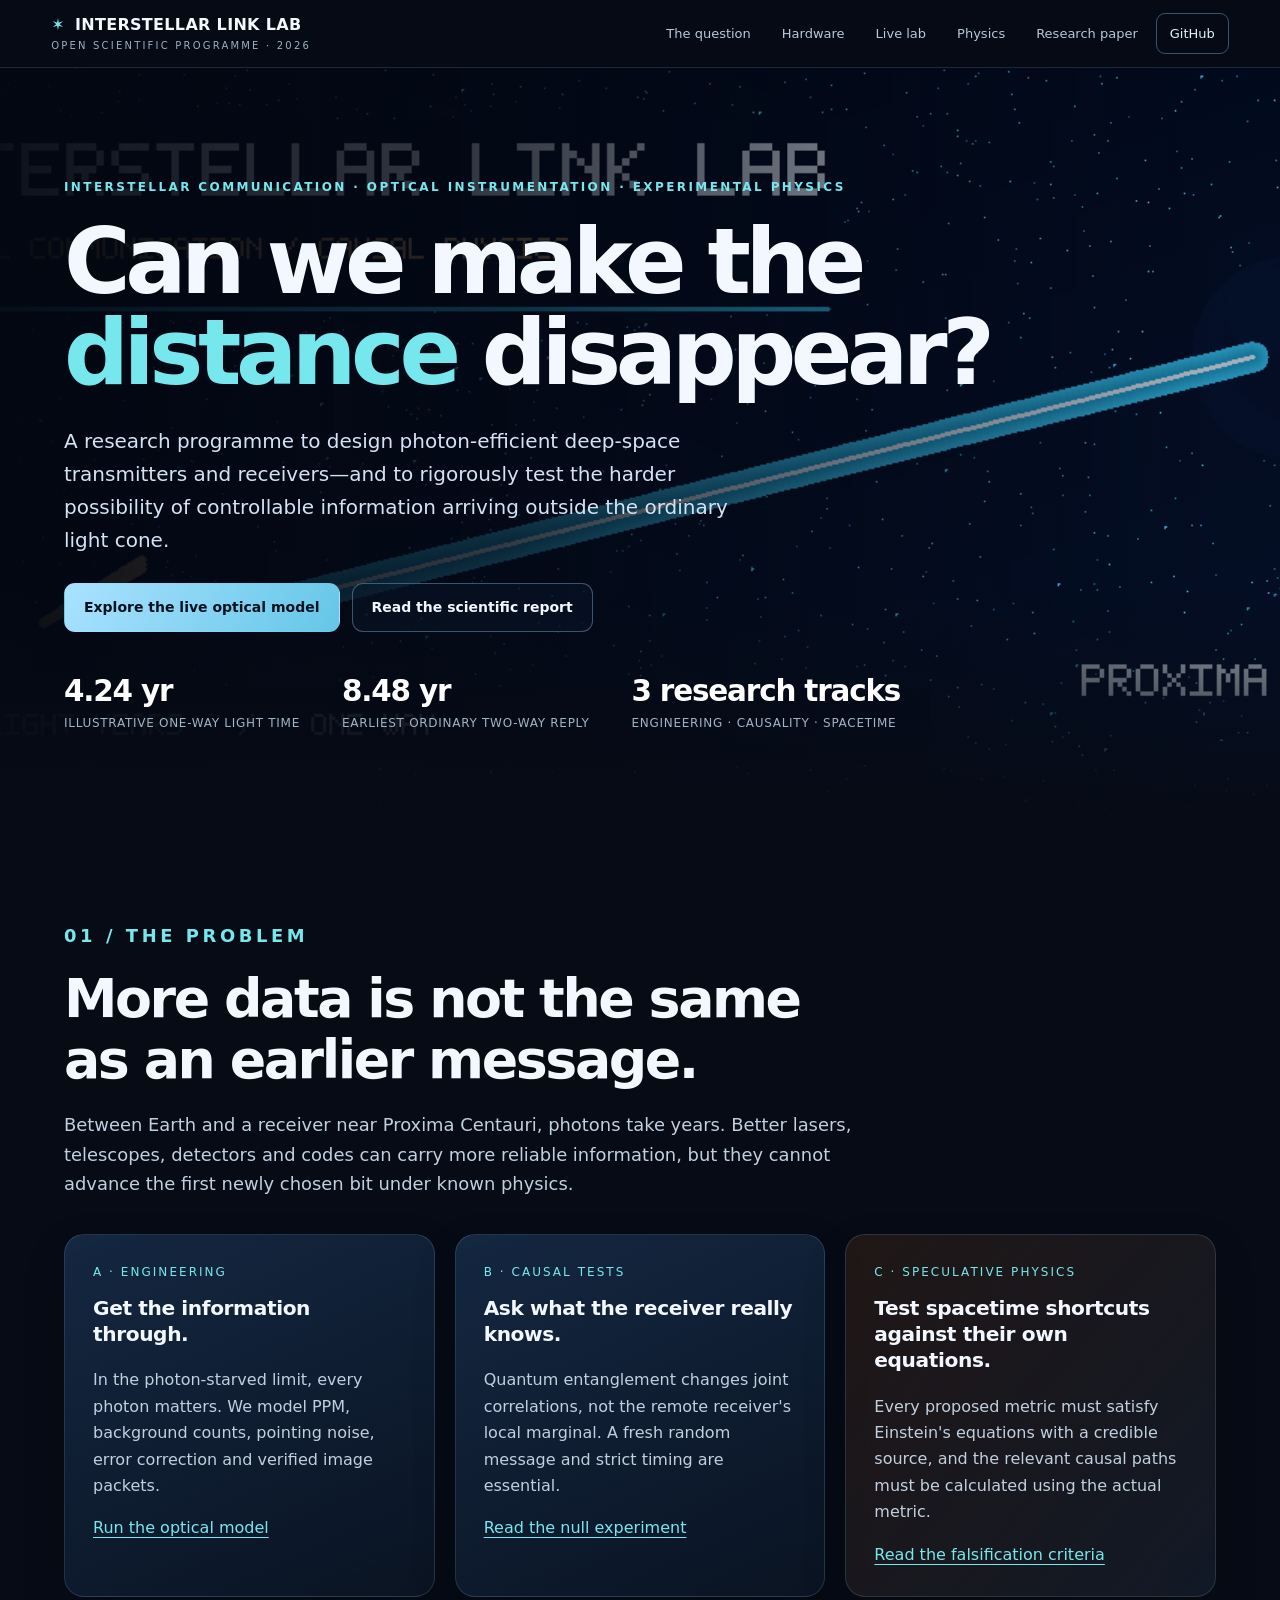
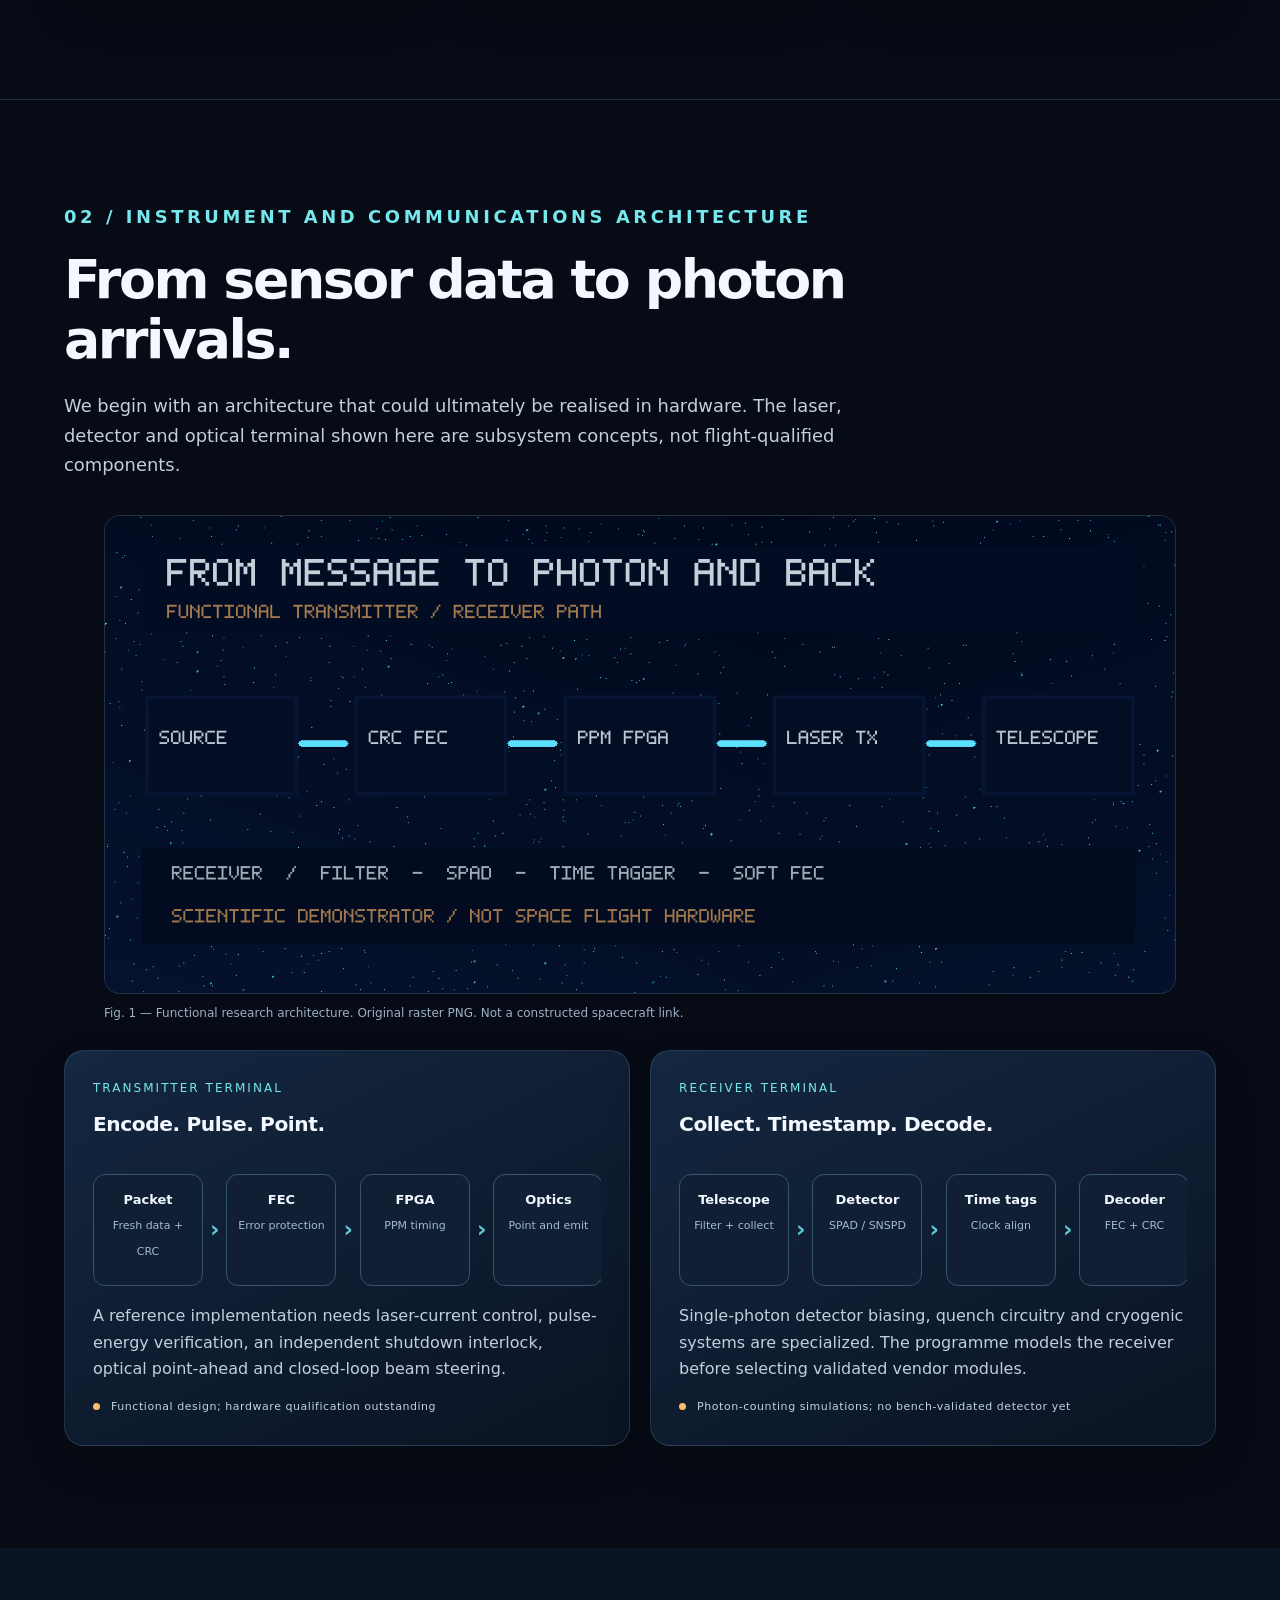
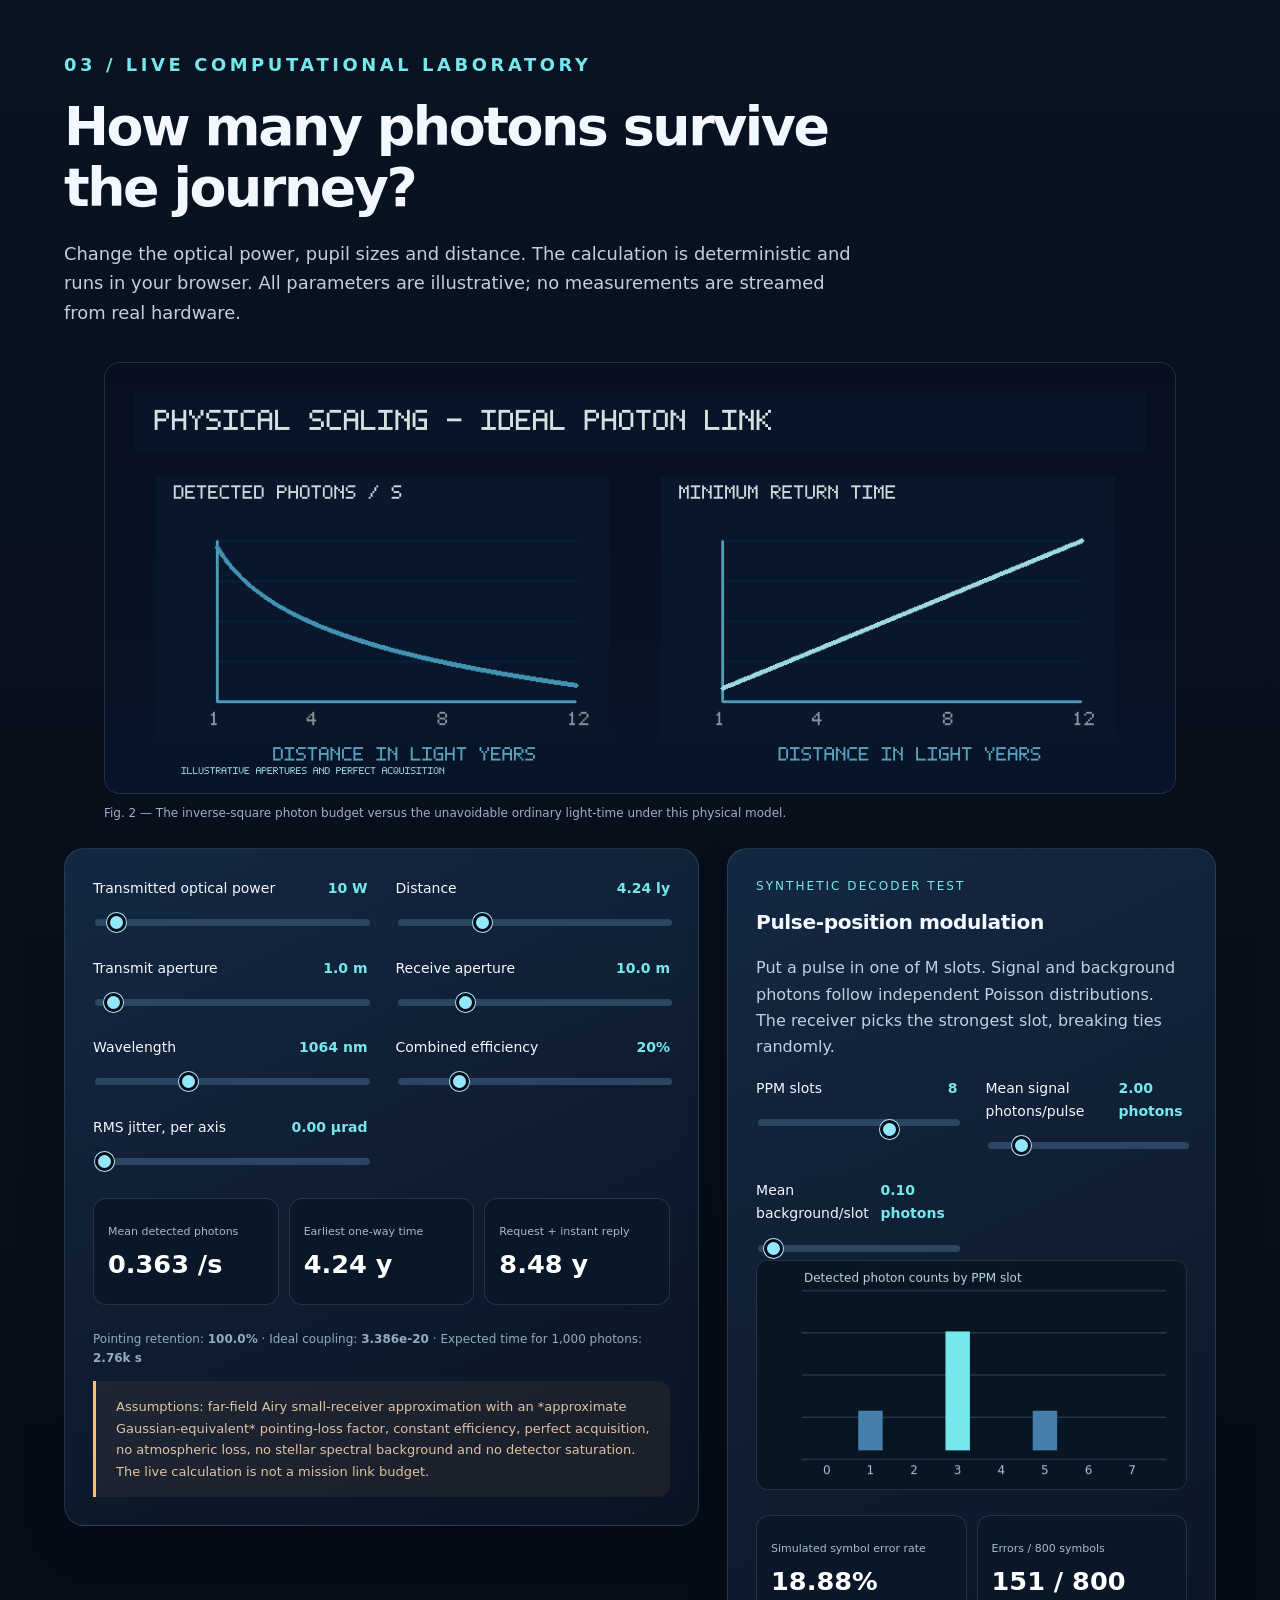
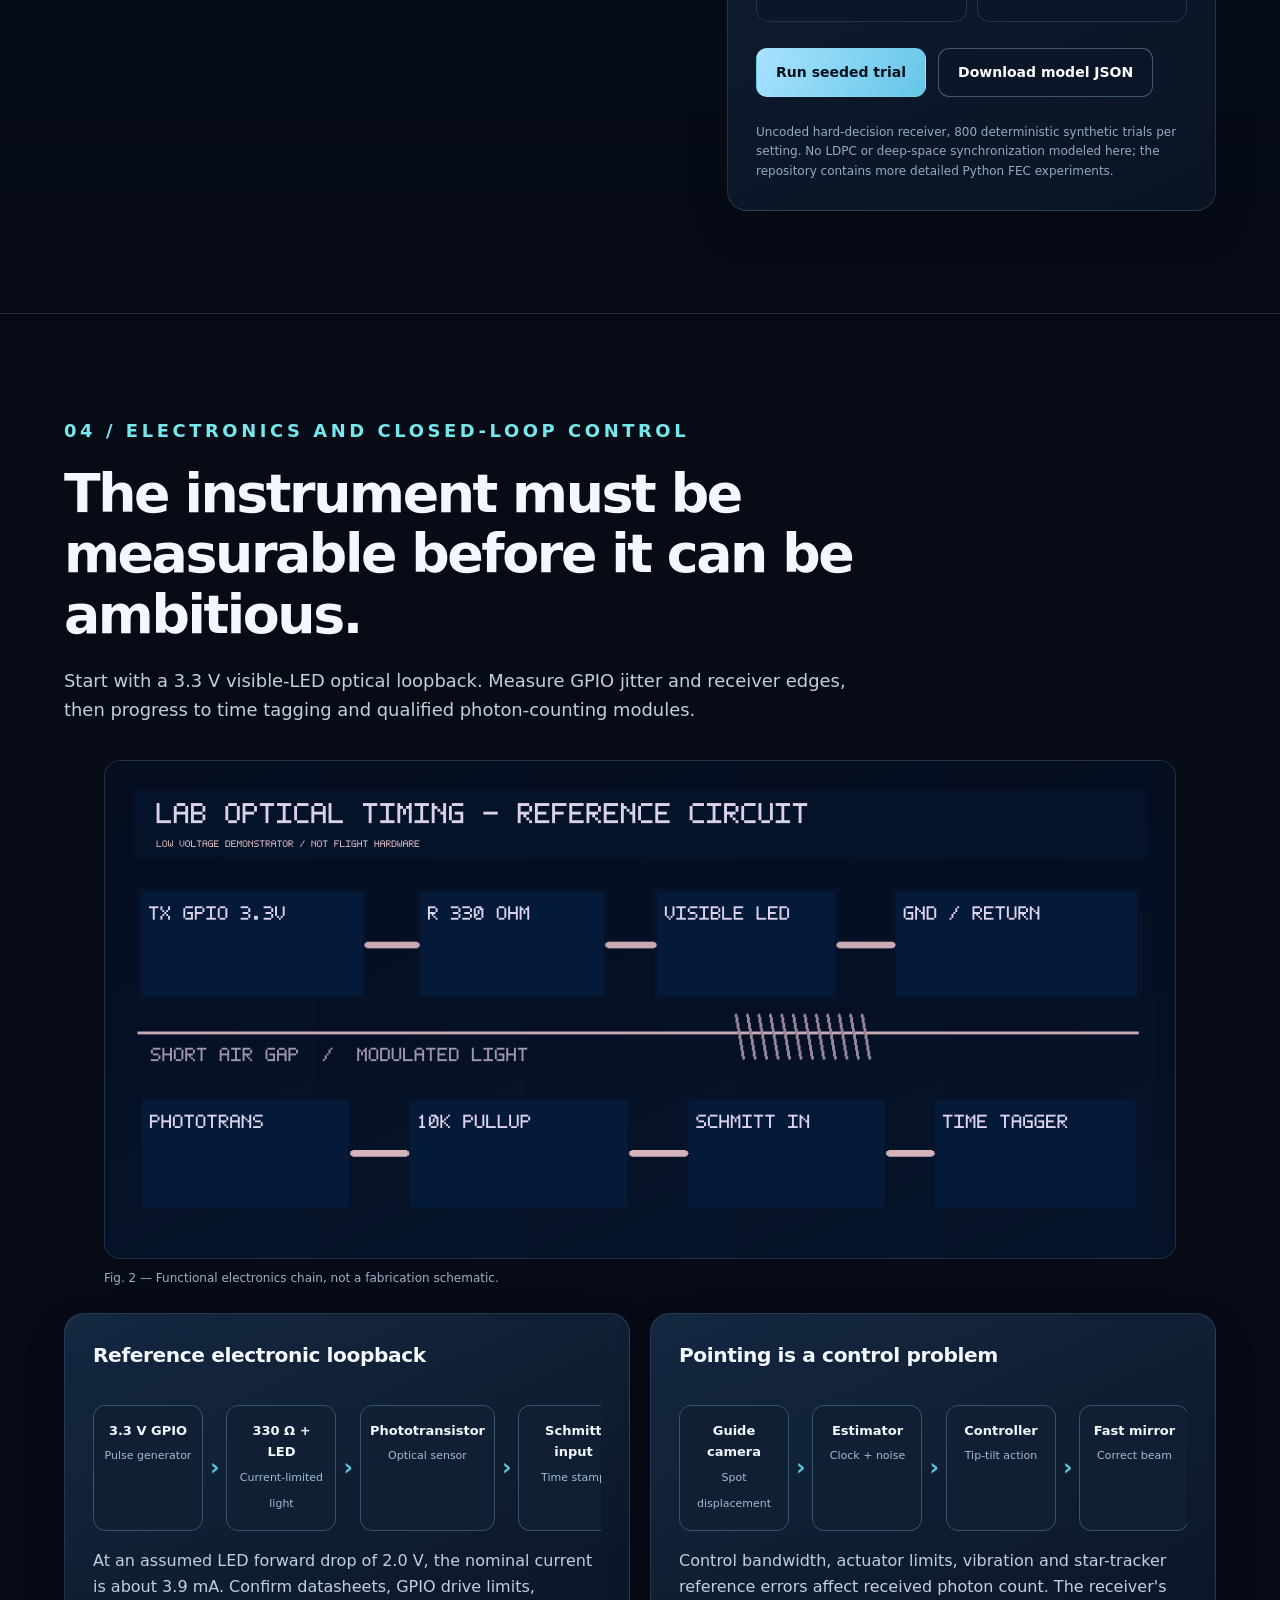
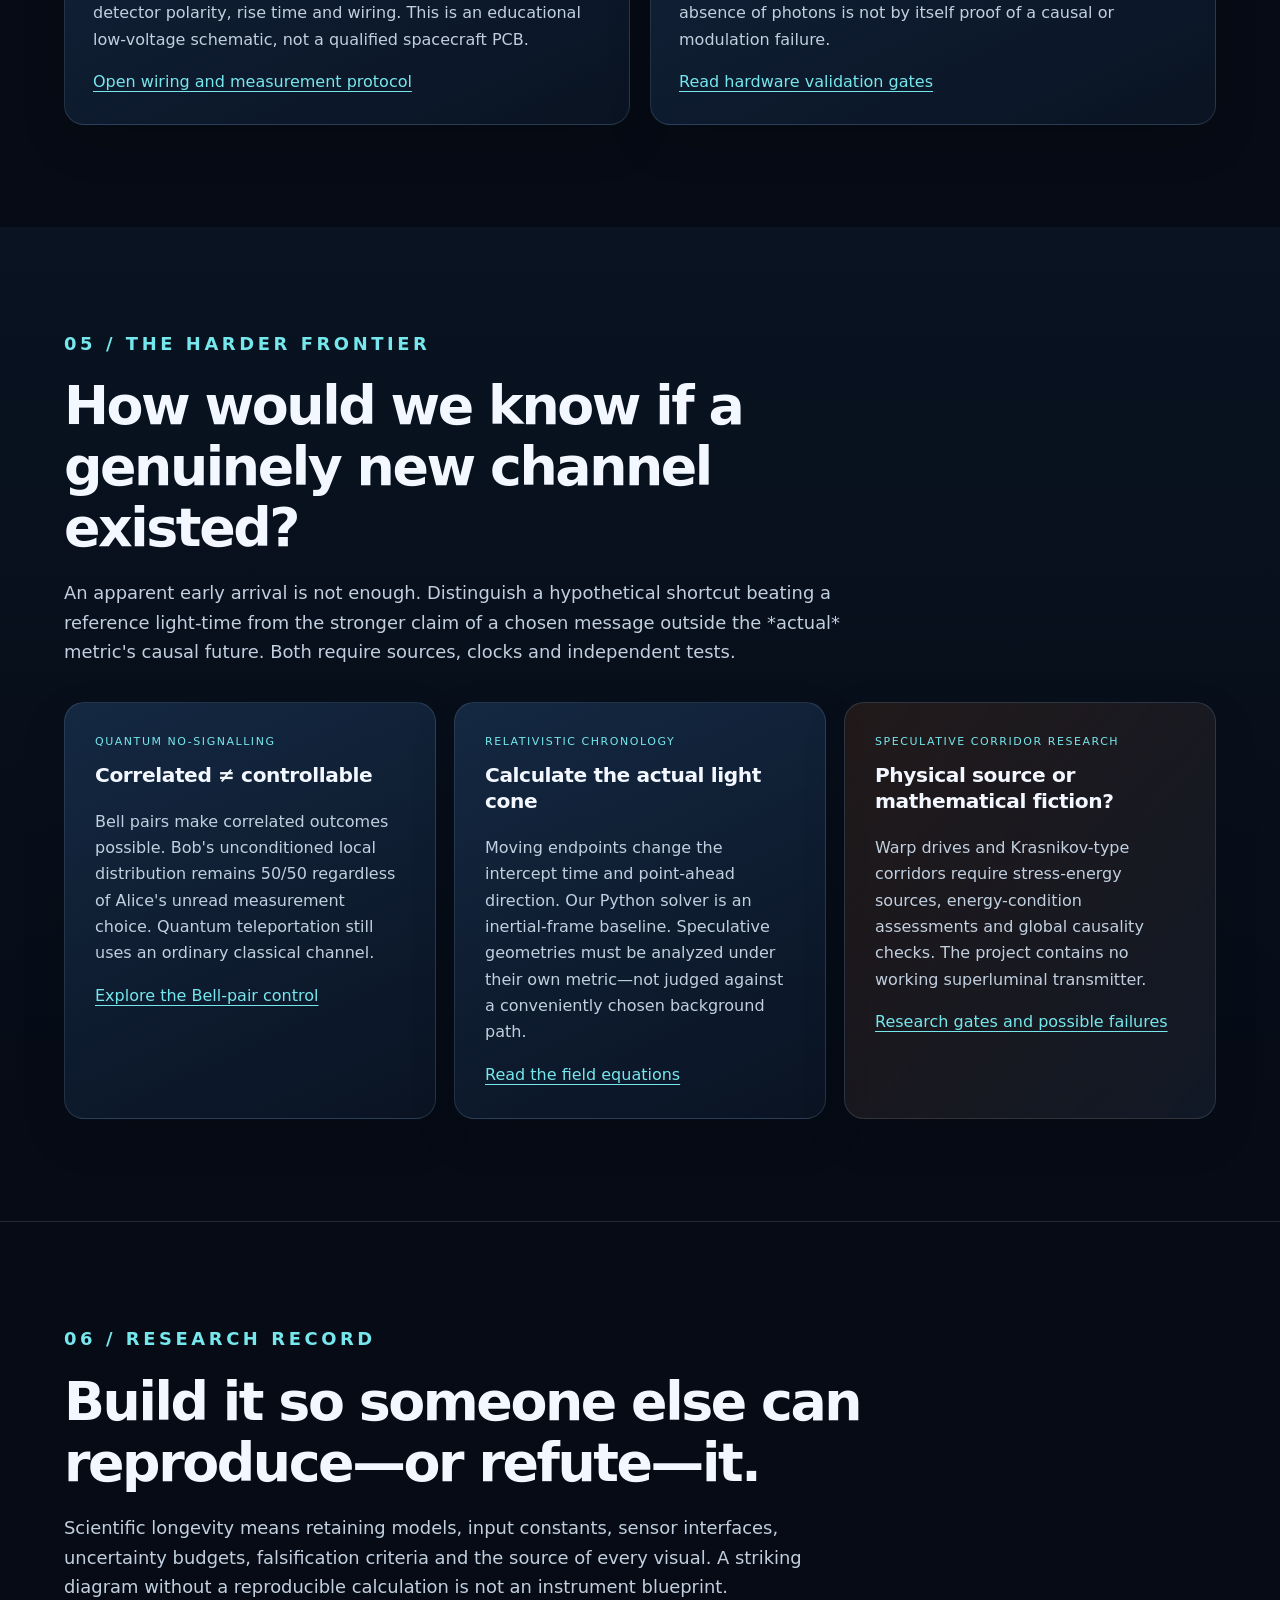
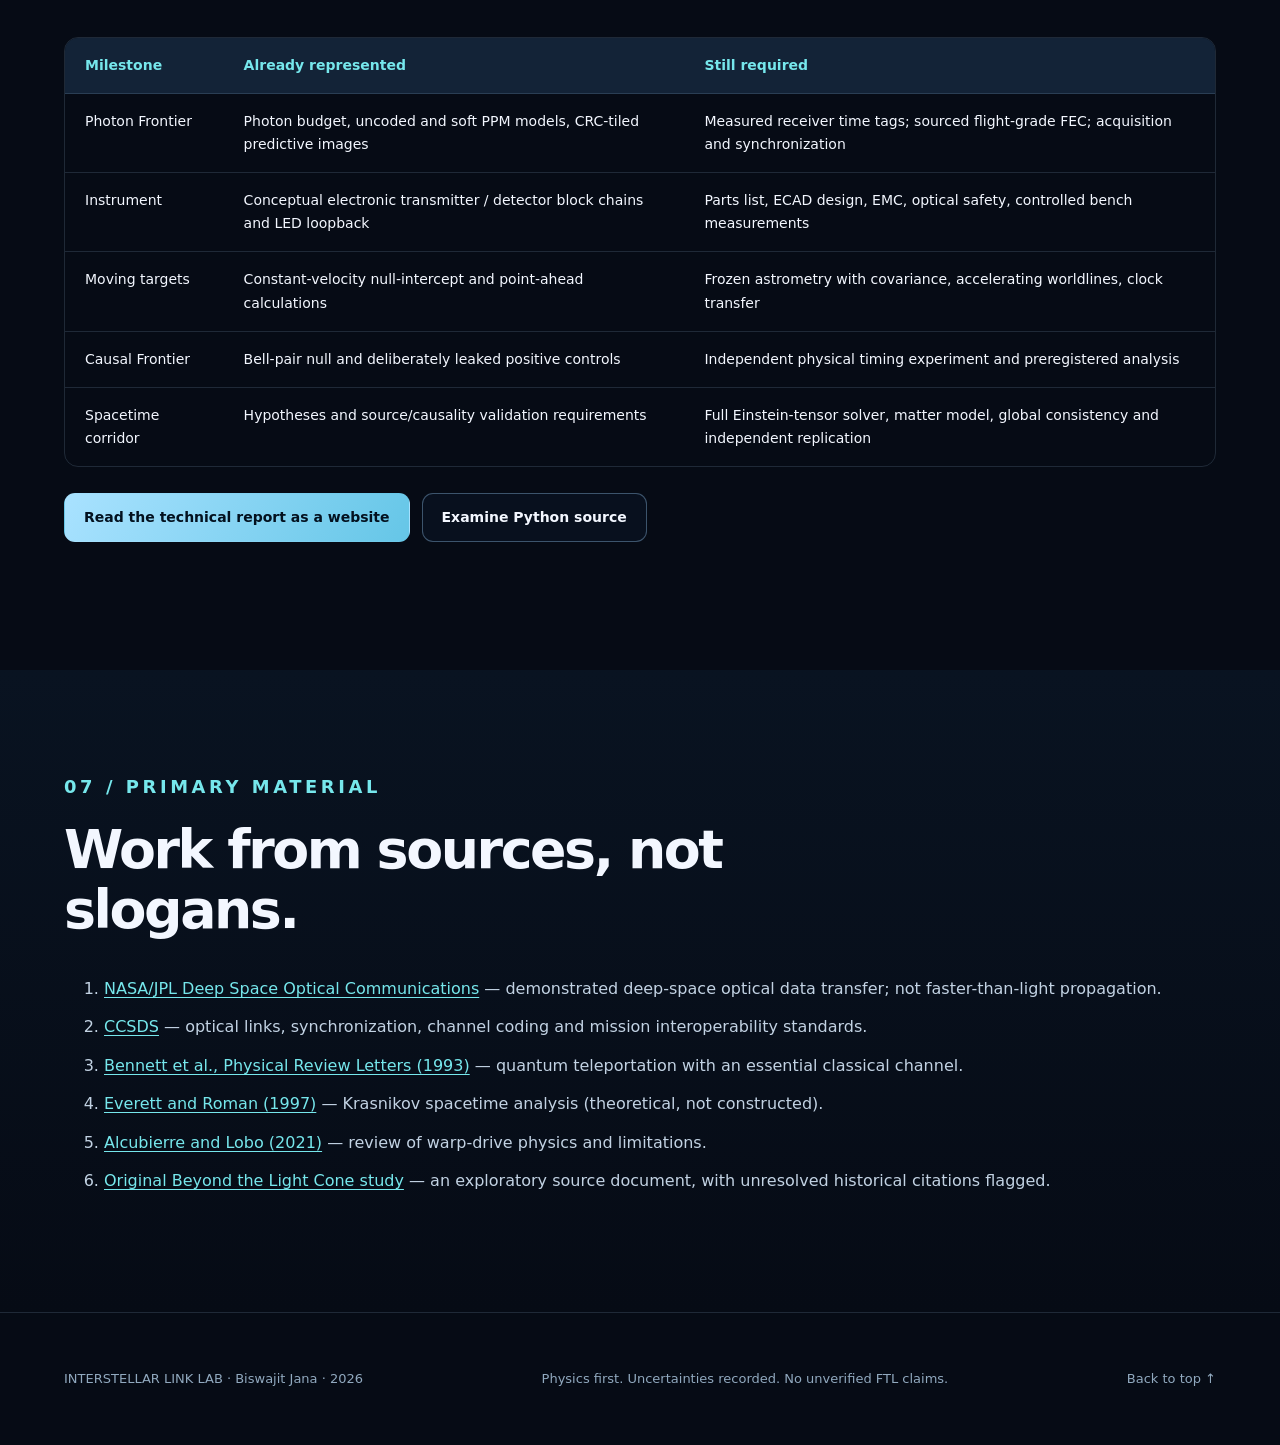
<file: docs/index.html>
<!doctype html>
<html lang="en">
<head>
 <meta charset="utf-8"><meta name="viewport" content="width=device-width, initial-scale=1">
 <meta name="description" content="Interstellar Link Lab: original optical communications research, photon-counting modulation, moving endpoints, transceiver electronics and falsifiable causal physics.">
 <meta name="theme-color" content="#060b15">
 <meta property="og:title" content="Interstellar Link Lab — Engineering beyond the ordinary link">
 <meta property="og:description" content="Photon-efficient communications, instrument architecture and relativistic light-time. A reproducible scientific research programme.">
 <meta property="og:image" content="images/interstellar_hero.png">
 <title>Interstellar Link Lab | Photon Frontier, Causal Frontier</title>
 <link rel="stylesheet" href="styles.css">
 <script src="scripts.js" defer></script>
</head>
<body>
<div class="progress-track" aria-hidden="true"><div class="progress-bar" id="progress"></div></div>
<header class="site-bar">
 <a class="brand" href="#top"><span class="brand-mark">✶</span>INTERSTELLAR LINK LAB <small>Open scientific programme · 2026</small></a>
 <nav class="site-nav" aria-label="Main navigation">
  <a href="#question">The question</a><a href="#architecture">Hardware</a><a href="#lab">Live lab</a><a href="#physics">Physics</a><a href="report.html">Research paper</a><a class="nav-cta" href="https://github.com/Biswajit1999/Interstellar-Link-Lab">GitHub</a>
 </nav>
</header>
<main id="top">
 <section class="hero">
  <div class="hero-inner">
   <p class="eyebrow">Interstellar communication · Optical instrumentation · Experimental physics</p>
   <h1>Can we make the <em>distance</em> disappear?</h1>
   <p class="hero-description">A research programme to design photon-efficient deep-space transmitters and receivers—and to rigorously test the harder possibility of controllable information arriving outside the ordinary light cone.</p>
   <div class="buttons"><a class="btn primary" href="#lab">Explore the live optical model</a><a class="btn ghost" href="report.html">Read the scientific report</a></div>
   <div class="kpis">
    <div class="metric"><strong>4.24 yr</strong><span>Illustrative one-way light time</span></div>
    <div class="metric"><strong>8.48 yr</strong><span>Earliest ordinary two-way reply</span></div>
    <div class="metric"><strong>3 research tracks</strong><span>Engineering · causality · spacetime</span></div>
   </div>
  </div>
 </section>
 <section class="section inner" id="question">
  <div class="section-heading reveal">
   <p class="eyebrow">01 / The problem</p>
   <h2>More data is not the same as an earlier message.</h2>
   <p>Between Earth and a receiver near Proxima Centauri, photons take years. Better lasers, telescopes, detectors and codes can carry more reliable information, but they cannot advance the first newly chosen bit under known physics.</p>
  </div>
  <div class="grid three">
   <article class="panel reveal"><p class="index">A · Engineering</p><h3>Get the information through.</h3><p>In the photon-starved limit, every photon matters. We model PPM, background counts, pointing noise, error correction and verified image packets.</p><a class="readmore" href="#lab">Run the optical model</a></article>
   <article class="panel reveal"><p class="index">B · Causal tests</p><h3>Ask what the receiver really knows.</h3><p>Quantum entanglement changes joint correlations, not the remote receiver's local marginal. A fresh random message and strict timing are essential.</p><a class="readmore" href="report.html#causality">Read the null experiment</a></article>
   <article class="panel warm reveal"><p class="index">C · Speculative physics</p><h3>Test spacetime shortcuts against their own equations.</h3><p>Every proposed metric must satisfy Einstein's equations with a credible source, and the relevant causal paths must be calculated using the actual metric.</p><a class="readmore" href="report.html#geometry">Read the falsification criteria</a></article>
  </div>
 </section>
 <section class="section inner line-top" id="architecture">
  <div class="section-heading reveal">
    <p class="eyebrow">02 / Instrument and communications architecture</p>
    <h2>From sensor data to photon arrivals.</h2>
    <p>We begin with an architecture that could ultimately be realised in hardware. The laser, detector and optical terminal shown here are subsystem concepts, not flight-qualified components.</p>
  </div>
  <figure class="reveal">
   <img class="full-image" src="images/photon_signal_chain.png" alt="Original raster diagram depicting source, coding, pulse-position modulation, laser, optical telescope, and receiver processing" width="1120" height="500" loading="lazy">
   <figcaption class="figure-note">Fig. 1 — Functional research architecture. Original raster PNG. Not a constructed spacecraft link.</figcaption>
  </figure>
  <div class="grid two" style="margin-top:26px">
   <article class="panel reveal">
    <p class="index">Transmitter terminal</p><h3>Encode. Pulse. Point.</h3>
    <div class="signal-chain" aria-label="Transmitter functional steps">
     <div class="step"><b>Packet</b><small>Fresh data + CRC</small></div><span class="chevron">›</span>
     <div class="step"><b>FEC</b><small>Error protection</small></div><span class="chevron">›</span>
     <div class="step"><b>FPGA</b><small>PPM timing</small></div><span class="chevron">›</span>
     <div class="step"><b>Optics</b><small>Point and emit</small></div>
    </div>
    <p>A reference implementation needs laser-current control, pulse-energy verification, an independent shutdown interlock, optical point-ahead and closed-loop beam steering.</p>
    <p class="status-line"><span></span> Functional design; hardware qualification outstanding</p>
   </article>
   <article class="panel reveal">
    <p class="index">Receiver terminal</p><h3>Collect. Timestamp. Decode.</h3>
    <div class="signal-chain" aria-label="Receiver functional steps">
     <div class="step"><b>Telescope</b><small>Filter + collect</small></div><span class="chevron">›</span>
     <div class="step"><b>Detector</b><small>SPAD / SNSPD</small></div><span class="chevron">›</span>
     <div class="step"><b>Time tags</b><small>Clock align</small></div><span class="chevron">›</span>
     <div class="step"><b>Decoder</b><small>FEC + CRC</small></div>
    </div>
    <p>Single-photon detector biasing, quench circuitry and cryogenic systems are specialized. The programme models the receiver before selecting validated vendor modules.</p>
    <p class="status-line"><span></span> Photon-counting simulations; no bench-validated detector yet</p>
   </article>
  </div>
 </section>
 <section class="section inner section-alt" id="lab">
  <div class="section-heading reveal">
   <p class="eyebrow">03 / Live computational laboratory</p>
   <h2>How many photons survive the journey?</h2>
   <p>Change the optical power, pupil sizes and distance. The calculation is deterministic and runs in your browser. All parameters are illustrative; no measurements are streamed from real hardware.</p>
  </div>
  <figure class="reveal"><img class="full-image" src="images/physical_scaling.png" loading="lazy" alt="Raster plot showing idealized photon collection decreasing with distance and ordinary round-trip light time increasing" width="1120" height="450"><figcaption class="figure-note">Fig. 2 — The inverse-square photon budget versus the unavoidable ordinary light-time under this physical model.</figcaption></figure><div class="arch-grid" style="margin-top:24px">
   <div class="panel reveal">
    <div class="controls">
     <div class="control"><label for="power">Transmitted optical power <output id="powerOut"></output></label><input id="power" type="range" min="1" max="200" step="1" value="10"></div>
     <div class="control"><label for="distance">Distance <output id="distanceOut"></output></label><input id="distance" type="range" min="1" max="12" step=".01" value="4.24"></div>
     <div class="control"><label for="dtx">Transmit aperture <output id="dtxOut"></output></label><input id="dtx" type="range" min=".5" max="15" step=".5" value="1"></div>
     <div class="control"><label for="drx">Receive aperture <output id="drxOut"></output></label><input id="drx" type="range" min="1" max="40" step="1" value="10"></div>
     <div class="control"><label for="wavelength">Wavelength <output id="wavelengthOut"></output></label><input id="wavelength" type="range" min="800" max="1600" step="8" value="1064"></div>
     <div class="control"><label for="efficiency">Combined efficiency <output id="efficiencyOut"></output></label><input id="efficiency" type="range" min=".02" max=".9" step=".01" value=".2"></div>
     <div class="control"><label for="pointing">RMS jitter, per axis <output id="pointingOut"></output></label><input id="pointing" type="range" min="0" max="2" step=".02" value="0"></div>
    </div>
    <div class="sim-result" aria-live="polite">
     <div><span>Mean detected photons</span><strong id="rate">—</strong></div>
     <div><span>Earliest one-way time</span><strong id="oneway">—</strong></div>
     <div><span>Request + instant reply</span><strong id="roundtrip">—</strong></div>
    </div>
    <p class="fine">Pointing retention: <b id="coupling">—</b> · Ideal coupling: <b id="capture">—</b> · Expected time for 1,000 photons: <b id="thousand">—</b></p>
    <p class="caution">Assumptions: far-field Airy small-receiver approximation with an *approximate Gaussian-equivalent* pointing-loss factor, constant efficiency, perfect acquisition, no atmospheric loss, no stellar spectral background and no detector saturation. The live calculation is not a mission link budget.</p>
   </div>
   <div class="panel reveal">
    <p class="index">Synthetic decoder test</p><h3>Pulse-position modulation</h3>
    <p>Put a pulse in one of M slots. Signal and background photons follow independent Poisson distributions. The receiver picks the strongest slot, breaking ties randomly.</p>
    <div class="controls">
     <div class="control"><label for="order">PPM slots <output id="orderOut"></output></label><input id="order" type="range" min="1" max="4" step="1" value="3" list="slot-values"><datalist id="slot-values"><option value="1"></option><option value="2"></option><option value="3"></option><option value="4"></option></datalist></div>
     <div class="control"><label for="signal">Mean signal photons/pulse <output id="signalOut"></output></label><input id="signal" type="range" min="0" max="15" step=".25" value="2"></div>
     <div class="control"><label for="background">Mean background/slot <output id="backgroundOut"></output></label><input id="background" type="range" min="0" max="3" step=".05" value=".1"></div>
    </div>
    <canvas id="slotChart" class="chart" width="720" height="230" role="img" aria-label="Generated counts for a single synthetic PPM symbol"></canvas>
    <div class="sim-result" style="grid-template-columns:1fr 1fr">
      <div><span>Simulated symbol error rate</span><strong id="ser">—</strong></div>
      <div><span>Errors / 800 symbols</span><strong id="errors">—</strong></div>
    </div>
    <div class="buttons"><button class="btn primary" id="simulate" type="button">Run seeded trial</button><button class="btn ghost" id="export" type="button">Download model JSON</button></div>
    <p class="fine">Uncoded hard-decision receiver, 800 deterministic synthetic trials per setting. No LDPC or deep-space synchronization modeled here; the repository contains more detailed Python FEC experiments.</p>
   </div>
  </div>
 </section>
 <section class="section inner line-top" id="hardware">
  <div class="section-heading reveal"><p class="eyebrow">04 / Electronics and closed-loop control</p><h2>The instrument must be measurable before it can be ambitious.</h2><p>Start with a 3.3 V visible-LED optical loopback. Measure GPIO jitter and receiver edges, then progress to time tagging and qualified photon-counting modules.</p></div>
  <figure class="reveal"><img class="full-image" src="images/bench_electronics.png" loading="lazy" alt="Raster functional diagram of the educational low-voltage LED optical transmitter and phototransistor sensor" width="1120" height="520"><figcaption class="figure-note">Fig. 2 — Functional electronics chain, not a fabrication schematic.</figcaption></figure>
  <div class="grid two" style="margin-top:24px">
   <article class="panel reveal">
    <h3>Reference electronic loopback</h3>
    <div class="signal-chain" aria-label="Low-voltage demonstration connection">
      <div class="step"><b>3.3 V GPIO</b><small>Pulse generator</small></div><span class="chevron">›</span>
      <div class="step"><b>330 Ω + LED</b><small>Current-limited light</small></div><span class="chevron">›</span>
      <div class="step"><b>Phototransistor</b><small>Optical sensor</small></div><span class="chevron">›</span>
      <div class="step"><b>Schmitt input</b><small>Time stamp</small></div>
    </div>
    <p>At an assumed LED forward drop of 2.0 V, the nominal current is about 3.9 mA. Confirm datasheets, GPIO drive limits, detector polarity, rise time and wiring. This is an educational low-voltage schematic, not a qualified spacecraft PCB.</p>
    <a class="readmore" href="report.html#electronics">Open wiring and measurement protocol</a>
   </article>
   <article class="panel reveal">
    <h3>Pointing is a control problem</h3>
    <div class="signal-chain" aria-label="Closed-loop pointing feedback">
      <div class="step"><b>Guide camera</b><small>Spot displacement</small></div><span class="chevron">›</span>
      <div class="step"><b>Estimator</b><small>Clock + noise</small></div><span class="chevron">›</span>
      <div class="step"><b>Controller</b><small>Tip-tilt action</small></div><span class="chevron">›</span>
      <div class="step"><b>Fast mirror</b><small>Correct beam</small></div>
    </div>
    <p>Control bandwidth, actuator limits, vibration and star-tracker reference errors affect received photon count. The receiver's absence of photons is not by itself proof of a causal or modulation failure.</p>
    <a class="readmore" href="report.html#validation">Read hardware validation gates</a>
   </article>
  </div>
 </section>
 <section class="section inner section-alt" id="physics">
  <div class="section-heading reveal"><p class="eyebrow">05 / The harder frontier</p><h2>How would we know if a genuinely new channel existed?</h2><p>An apparent early arrival is not enough. Distinguish a hypothetical shortcut beating a reference light-time from the stronger claim of a chosen message outside the *actual* metric's causal future. Both require sources, clocks and independent tests.</p></div>
  <div class="research-path">
   <article class="panel reveal"><p class="field">Quantum no-signalling</p><h3>Correlated ≠ controllable</h3><p>Bell pairs make correlated outcomes possible. Bob's unconditioned local distribution remains 50/50 regardless of Alice's unread measurement choice. Quantum teleportation still uses an ordinary classical channel.</p><a class="readmore" href="no-signalling.html">Explore the Bell-pair control</a></article>
   <article class="panel reveal"><p class="field">Relativistic chronology</p><h3>Calculate the actual light cone</h3><p>Moving endpoints change the intercept time and point-ahead direction. Our Python solver is an inertial-frame baseline. Speculative geometries must be analyzed under their own metric—not judged against a conveniently chosen background path.</p><a class="readmore" href="report.html#geometry">Read the field equations</a></article>
   <article class="panel warm reveal"><p class="field">Speculative corridor research</p><h3>Physical source or mathematical fiction?</h3><p>Warp drives and Krasnikov-type corridors require stress-energy sources, energy-condition assessments and global causality checks. The project contains no working superluminal transmitter.</p><a class="readmore" href="report.html#hypotheses">Research gates and possible failures</a></article>
  </div>
 </section>
 <section class="section inner line-top" id="programme">
  <div class="section-heading reveal"><p class="eyebrow">06 / Research record</p><h2>Build it so someone else can reproduce—or refute—it.</h2><p>Scientific longevity means retaining models, input constants, sensor interfaces, uncertainty budgets, falsification criteria and the source of every visual. A striking diagram without a reproducible calculation is not an instrument blueprint.</p></div>
  <div class="table-scroll reveal">
   <table><thead><tr><th>Milestone</th><th>Already represented</th><th>Still required</th></tr></thead><tbody>
    <tr><td>Photon Frontier</td><td>Photon budget, uncoded and soft PPM models, CRC-tiled predictive images</td><td>Measured receiver time tags; sourced flight-grade FEC; acquisition and synchronization</td></tr>
    <tr><td>Instrument</td><td>Conceptual electronic transmitter / detector block chains and LED loopback</td><td>Parts list, ECAD design, EMC, optical safety, controlled bench measurements</td></tr>
    <tr><td>Moving targets</td><td>Constant-velocity null-intercept and point-ahead calculations</td><td>Frozen astrometry with covariance, accelerating worldlines, clock transfer</td></tr>
    <tr><td>Causal Frontier</td><td>Bell-pair null and deliberately leaked positive controls</td><td>Independent physical timing experiment and preregistered analysis</td></tr>
    <tr><td>Spacetime corridor</td><td>Hypotheses and source/causality validation requirements</td><td>Full Einstein-tensor solver, matter model, global consistency and independent replication</td></tr>
   </tbody></table>
  </div>
  <div class="buttons"><a class="btn primary" href="report.html">Read the technical report as a website</a><a class="btn ghost" href="https://github.com/Biswajit1999/Interstellar-Link-Lab/tree/main/research_tools">Examine Python source</a></div>
 </section>
 <section class="section inner section-alt sources" id="sources">
  <div class="section-heading"><p class="eyebrow">07 / Primary material</p><h2>Work from sources, not slogans.</h2></div>
  <ol>
   <li><a href="https://www.jpl.nasa.gov/missions/deep-space-optical-communications-dsoc/">NASA/JPL Deep Space Optical Communications</a> — demonstrated deep-space optical data transfer; not faster-than-light propagation.</li>
   <li><a href="https://ccsds.org/">CCSDS</a> — optical links, synchronization, channel coding and mission interoperability standards.</li>
   <li><a href="https://doi.org/10.1103/PhysRevLett.70.1895">Bennett et al., Physical Review Letters (1993)</a> — quantum teleportation with an essential classical channel.</li>
   <li><a href="https://arxiv.org/abs/gr-qc/9702049">Everett and Roman (1997)</a> — Krasnikov spacetime analysis (theoretical, not constructed).</li>
   <li><a href="https://arxiv.org/abs/2103.05610">Alcubierre and Lobo (2021)</a> — review of warp-drive physics and limitations.</li>
   <li><a href="https://github.com/Biswajit1999/Interstellar-Link-Lab/blob/main/docs/research/ORIGINAL_BEYOND_THE_LIGHT_CONE.md">Original Beyond the Light Cone study</a> — an exploratory source document, with unresolved historical citations flagged.</li>
  </ol>
 </section>
</main>
<footer class="footer"><span>INTERSTELLAR LINK LAB · Biswajit Jana · 2026</span><span>Physics first. Uncertainties recorded. No unverified FTL claims.</span><span><a href="#top">Back to top ↑</a></span></footer>
</body>
</html>
</file>
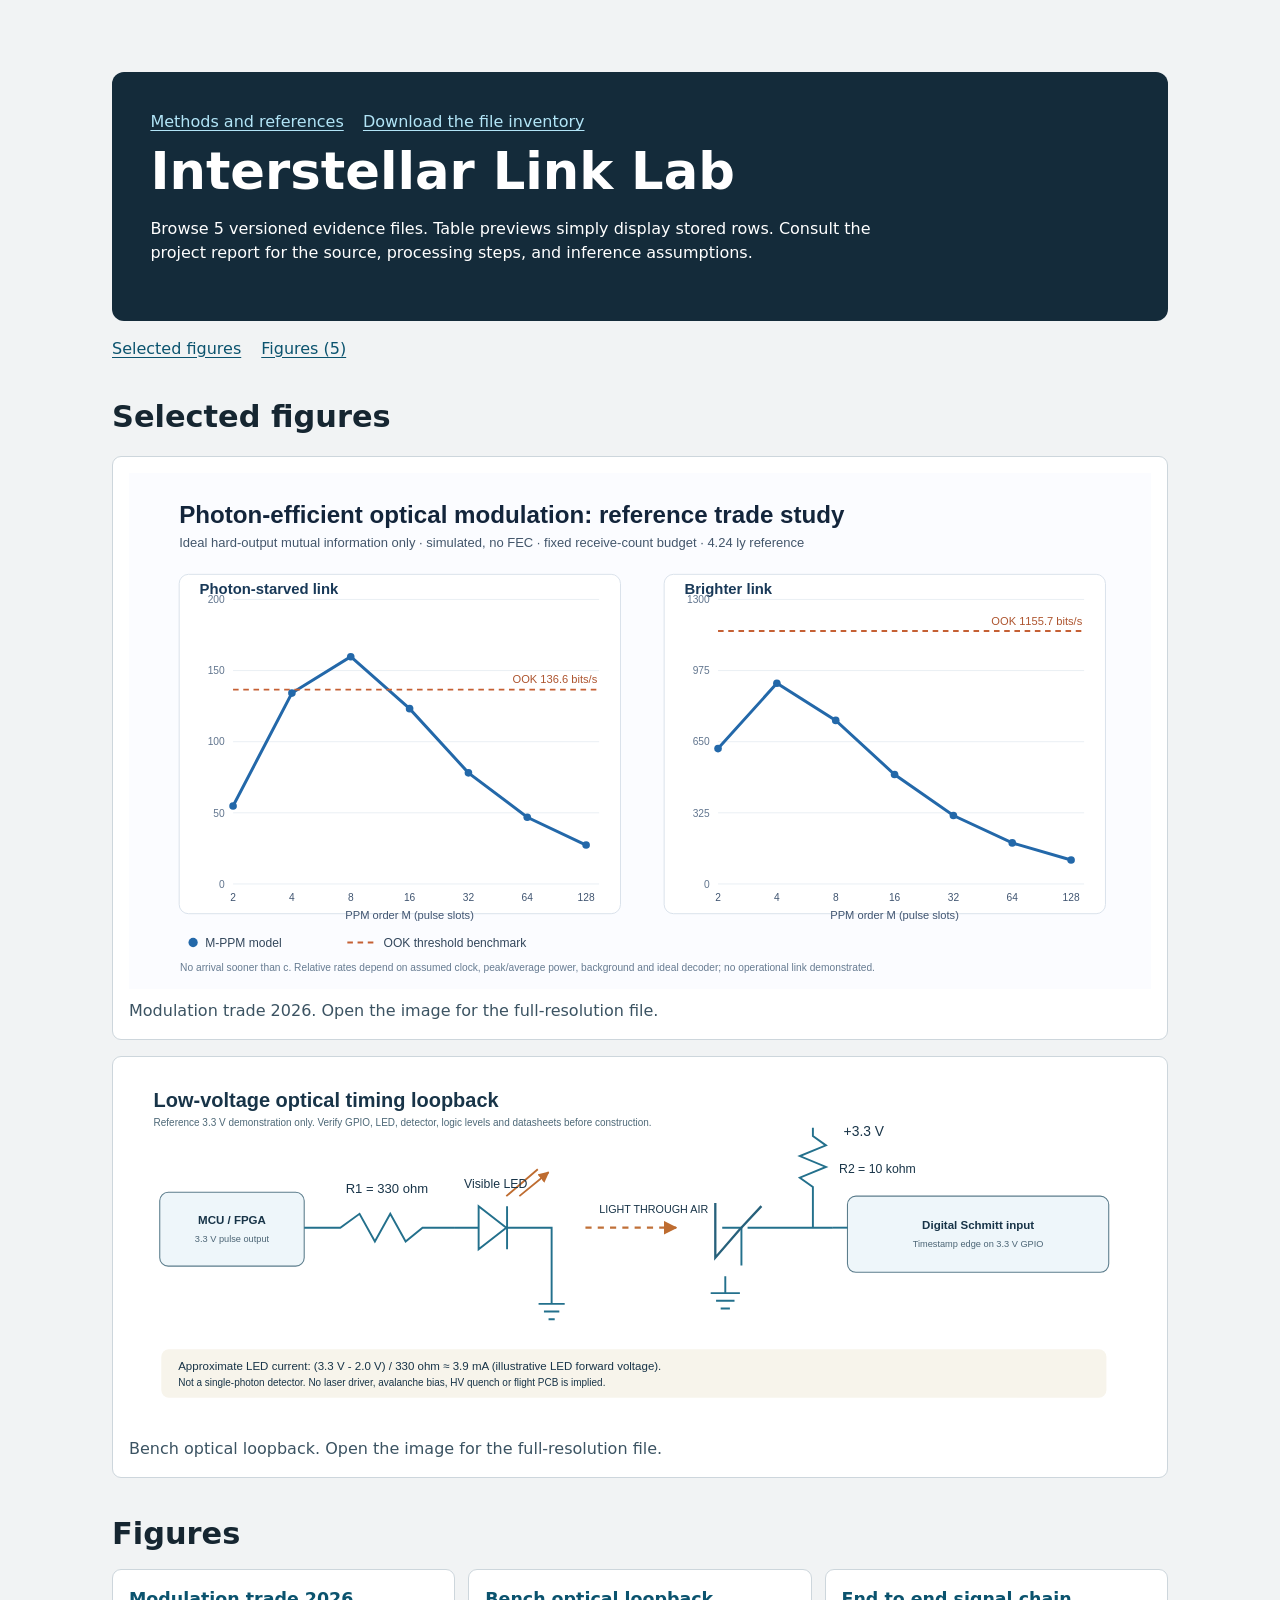
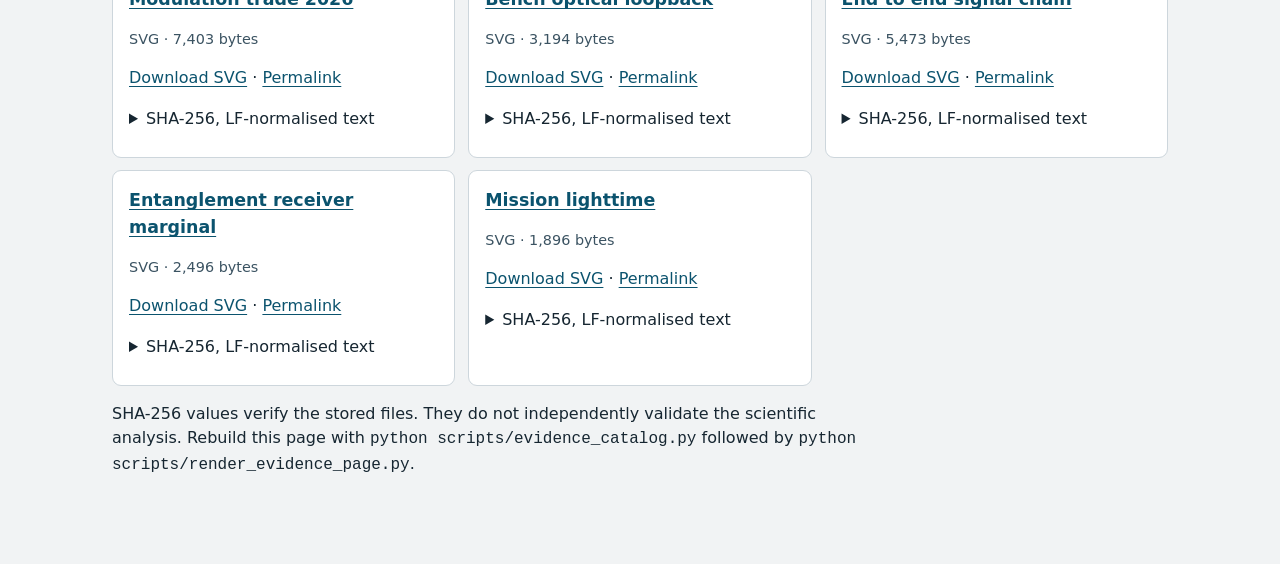
<file: evidence.html>
<!doctype html>
<html lang="en">
<head>
<meta charset="utf-8">
<meta name="viewport" content="width=device-width, initial-scale=1">
<title>Interstellar Link Lab · Research evidence</title>
<style>
:root{color-scheme:light;background:#f1f3f4;color:#162631;font:1rem/1.55 system-ui,sans-serif}
*{box-sizing:border-box}main{max-width:74rem;margin:auto;padding:clamp(1rem,5vw,4rem)}
header{background:#142b3a;color:#fff;padding:clamp(1rem,3vw,2.75rem);border-radius:12px}
h1{max-width:30ch;font-size:clamp(1.7rem,4.5vw,3.2rem);line-height:1.12;margin:.5rem 0 0}
h2{font-size:clamp(1.35rem,3vw,1.9rem);margin:2rem 0 .75rem}h3{font-size:1.09rem;margin:0}
header p,figcaption,.scope{max-width:76ch}a{color:#0b536e;text-underline-offset:.16em}
header a{color:#b2e5f7}nav{display:flex;gap:.75rem 1.2rem;flex-wrap:wrap}
.grid{display:grid;grid-template-columns:repeat(auto-fit,minmax(min(100%,17rem),1fr));gap:.8rem}
article,figure{background:#fff;border:1px solid #cdd6dc;border-radius:9px;padding:1rem;min-width:0}
figure{margin:1rem 0}img{display:block;max-width:100%;height:auto;margin:auto}
figcaption{margin-top:.6rem;color:#3b5362}.meta{color:#3b5362;font-size:.9rem}
details{margin:.55rem 0}summary{cursor:pointer}code{overflow-wrap:anywhere}
.table-scroll{overflow:auto}table{border-collapse:collapse;width:100%;font-size:.85rem}
th,td{text-align:left;vertical-align:top;padding:.4rem;border-bottom:1px solid #dce3e7}
.index ul{display:flex;flex-wrap:wrap;gap:.5rem 1.25rem;margin:1rem 0 0;padding:0;list-style:none}
.skip{position:absolute;top:0;left:.5rem;background:#fff;padding:.7rem;transform:translateY(-120%)}
.skip:focus{transform:none;z-index:1}article:target{outline:3px solid #44687d;scroll-margin-top:1rem}
.table-scroll:focus-visible,a:focus-visible,summary:focus-visible{outline:2px solid #7b4107;outline-offset:3px}
</style>
</head>
<body>
<a class="skip" href="#evidence-content">Skip to file list</a>
<main>
<header>
<nav aria-label="Evidence links"><a href="https://github.com/Biswajit1999/Interstellar-Link-Lab#readme">Methods and references</a><a href="evidence/manifest.json" download>Download the file inventory</a></nav>
<h1>Interstellar Link Lab</h1>
<p>Browse 5 versioned evidence files. Table previews simply display stored rows. Consult the project report for the source, processing steps, and inference assumptions.</p>
</header>
<div id="evidence-content">
<nav aria-label="On this page" class="index"><ul><li><a href="#selected-figures">Selected figures</a></li><li><a href="#group-figures">Figures (5)</a></li></ul></nav>
<section id="selected-figures"><h2>Selected figures</h2><figure><a href="figures/modulation_trade_2026.svg"><img src="figures/modulation_trade_2026.svg" loading="lazy" alt="Modulation trade 2026"></a><figcaption>Modulation trade 2026. Open the image for the full-resolution file.</figcaption></figure><figure><a href="docs/figures/bench_optical_loopback.svg"><img src="docs/figures/bench_optical_loopback.svg" loading="lazy" alt="Bench optical loopback"></a><figcaption>Bench optical loopback. Open the image for the full-resolution file.</figcaption></figure></section>
<section id="group-figures"><h2>Figures</h2><div class="grid"><article id="file-7cc63214e1605a2d"><h3><a href="figures/modulation_trade_2026.svg">Modulation trade 2026</a></h3><p class="meta">SVG · 7,403 bytes</p><p><a href="figures/modulation_trade_2026.svg" download>Download SVG</a> · <a href="#file-7cc63214e1605a2d" aria-label="Link to Modulation trade 2026">Permalink</a></p><details><summary>SHA-256, LF-normalised text</summary><code>92418f1449fea405114d405eafff57c9324e04d4f9231715051d483434147b62</code></details></article><article id="file-efcc902009878b48"><h3><a href="docs/figures/bench_optical_loopback.svg">Bench optical loopback</a></h3><p class="meta">SVG · 3,194 bytes</p><p><a href="docs/figures/bench_optical_loopback.svg" download>Download SVG</a> · <a href="#file-efcc902009878b48" aria-label="Link to Bench optical loopback">Permalink</a></p><details><summary>SHA-256, LF-normalised text</summary><code>e7c8a88f06035e5190d2b61f6b3cc8aff4db3ab06c8648e1f6b779a12367b338</code></details></article><article id="file-bf6308be0fd0ece1"><h3><a href="docs/figures/end_to_end_signal_chain.svg">End to end signal chain</a></h3><p class="meta">SVG · 5,473 bytes</p><p><a href="docs/figures/end_to_end_signal_chain.svg" download>Download SVG</a> · <a href="#file-bf6308be0fd0ece1" aria-label="Link to End to end signal chain">Permalink</a></p><details><summary>SHA-256, LF-normalised text</summary><code>004493ce0ab34d9d3acf798710c54cf3477b42e82db0c4b227e0f2d8f2514073</code></details></article><article id="file-2d8fdac84bdeb375"><h3><a href="docs/figures/entanglement_receiver_marginal.svg">Entanglement receiver marginal</a></h3><p class="meta">SVG · 2,496 bytes</p><p><a href="docs/figures/entanglement_receiver_marginal.svg" download>Download SVG</a> · <a href="#file-2d8fdac84bdeb375" aria-label="Link to Entanglement receiver marginal">Permalink</a></p><details><summary>SHA-256, LF-normalised text</summary><code>0adcc053ff94e4ec3bfa927c11d5095666ede11d836edb19e074a1277ca23a8d</code></details></article><article id="file-c468f1e8595f8e87"><h3><a href="docs/figures/mission_lighttime.svg">Mission lighttime</a></h3><p class="meta">SVG · 1,896 bytes</p><p><a href="docs/figures/mission_lighttime.svg" download>Download SVG</a> · <a href="#file-c468f1e8595f8e87" aria-label="Link to Mission lighttime">Permalink</a></p><details><summary>SHA-256, LF-normalised text</summary><code>ed7d51812a1b48083a17f1b29debd2da741443cc9c5ee41567e5b055d2aaf024</code></details></article></div></section>
</div>
<p class="scope">SHA-256 values verify the stored files. They do not independently validate the scientific analysis. Rebuild this page with <code>python scripts/evidence_catalog.py</code> followed by <code>python scripts/render_evidence_page.py</code>.</p>
</main>
</body>
</html>
</file>
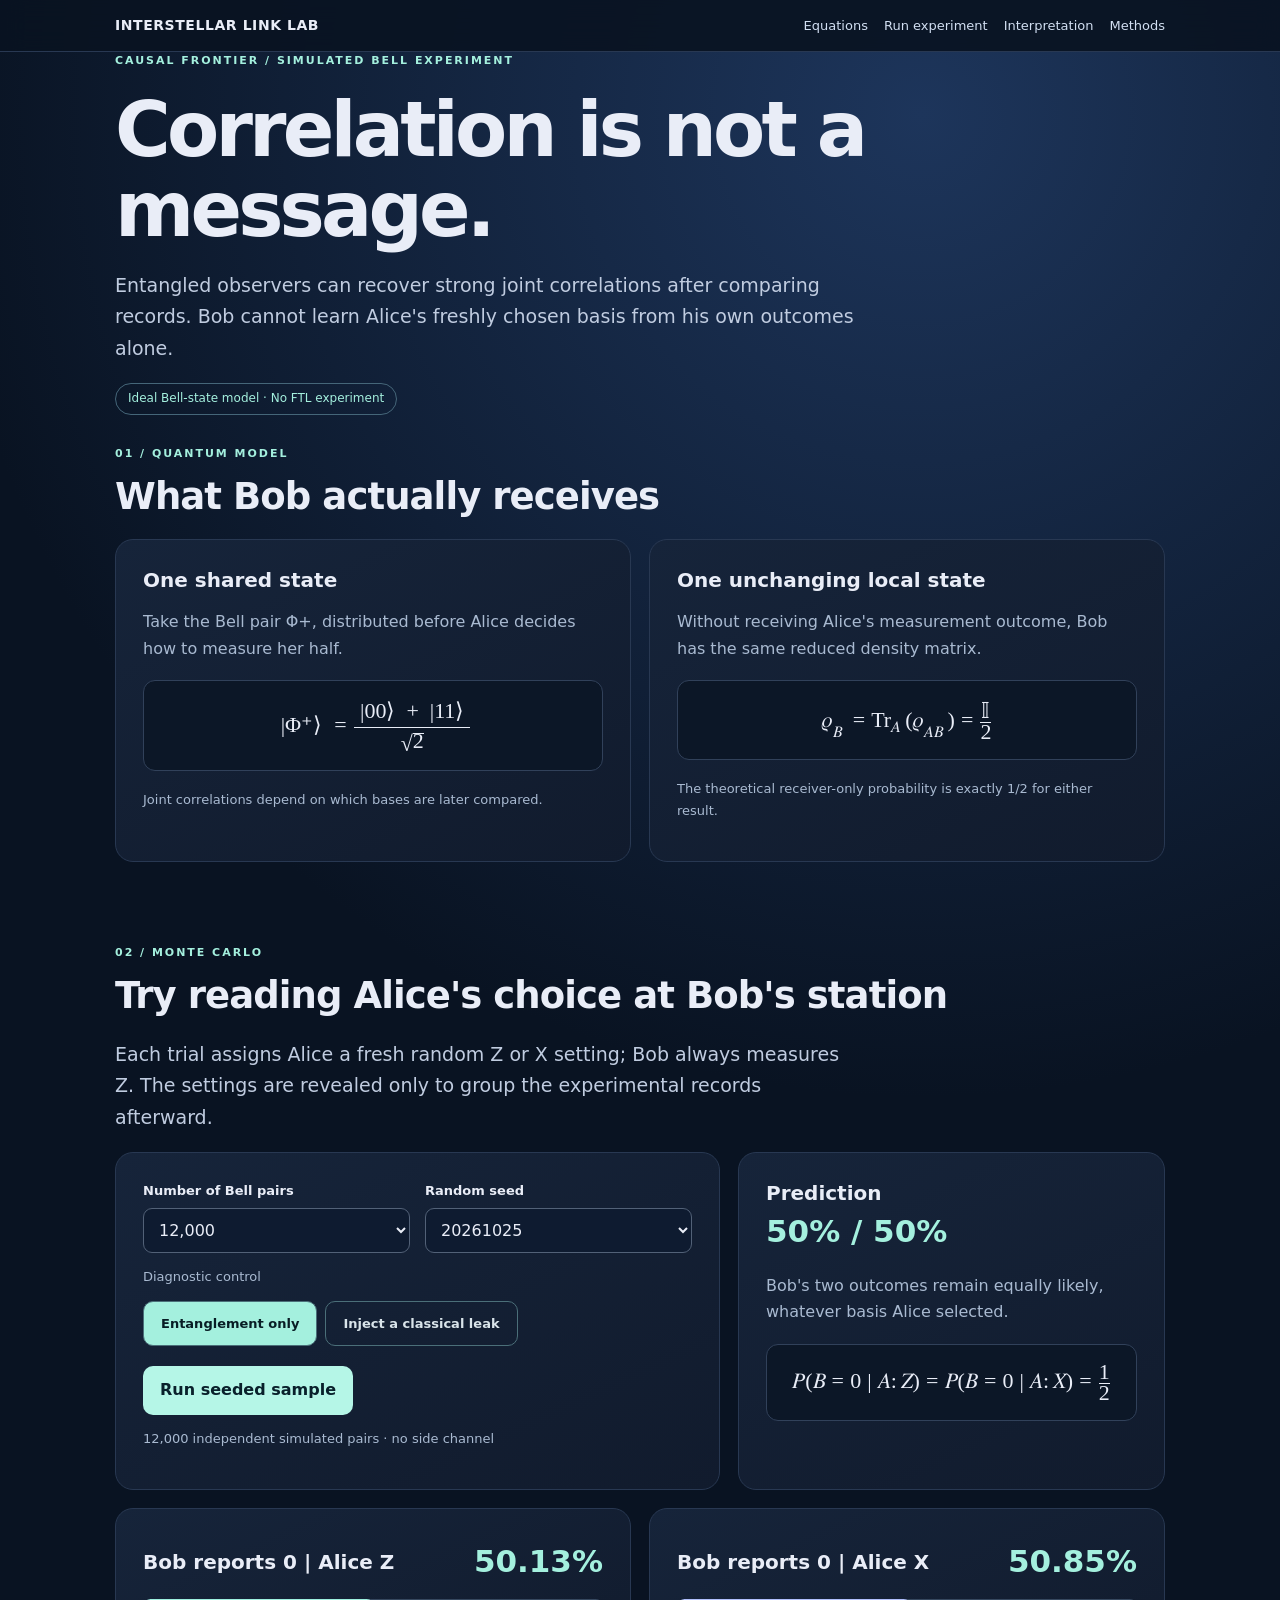
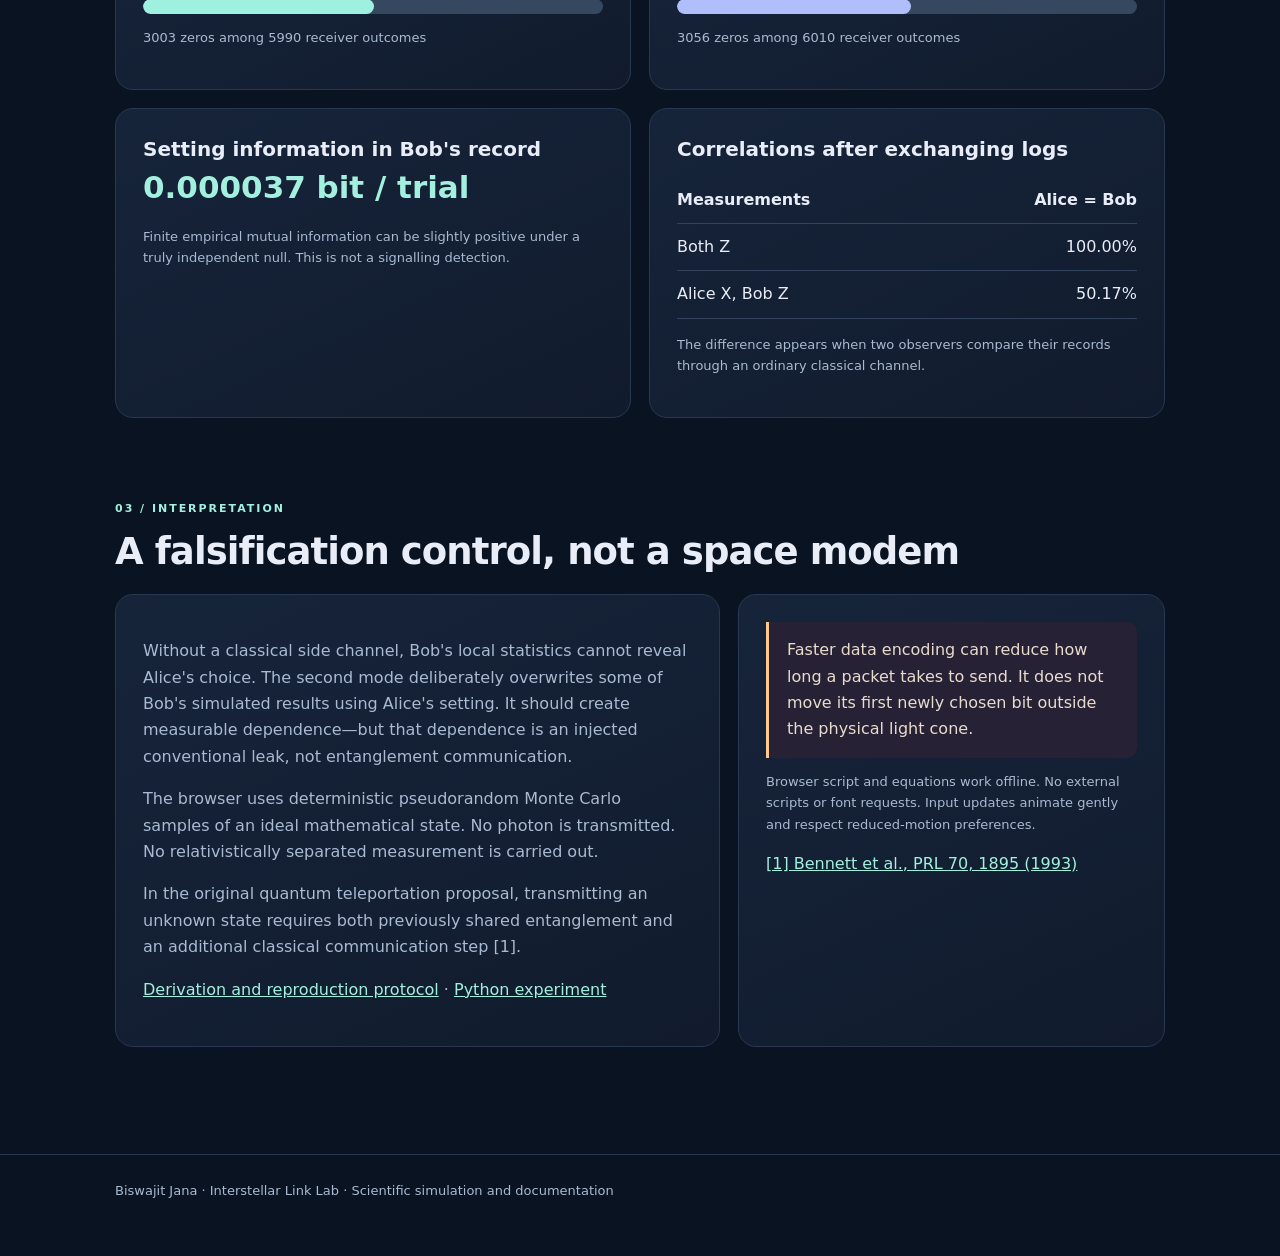
<file: docs/no-signalling.html>
<!doctype html>
<html lang="en"><head><meta charset="utf-8"><meta name="viewport" content="width=device-width,initial-scale=1">
<title>No-signalling laboratory | Interstellar Link Lab</title>
<style>
:root{color-scheme:dark;--ink:#e9edf7;--muted:#a9bad1;--edge:#283852;--mint:#a4f0de}
*{box-sizing:border-box}html{scroll-behavior:smooth}body{margin:0;background:radial-gradient(circle at 72% 4%,#1d355b,transparent 34%),#091322;color:var(--ink);font:16px/1.65 system-ui,Segoe UI,sans-serif}a{color:var(--mint)}a:hover{text-decoration-thickness:2px}.wrap{max-width:1100px;margin:auto;padding:0 25px}
nav{position:sticky;top:0;z-index:4;background:#091322e8;border-bottom:1px solid var(--edge);backdrop-filter:blur(12px)}nav .wrap{display:flex;justify-content:space-between;align-items:center;gap:15px;padding-top:14px;padding-bottom:14px}nav .links{display:flex;gap:16px;flex-wrap:wrap}nav a{font-size:13px;color:#d2dff2;text-decoration:none}
.brand{letter-spacing:.04em;font-size:14px;font-weight:800}header{padding:85px 0 55px}h1{font-size:clamp(38px,6vw,76px);line-height:1.05;letter-spacing:-.05em;max-width:860px;margin:20px 0}h2{font-size:clamp(24px,3vw,37px);line-height:1.2;letter-spacing:-.025em;margin:12px 0 20px}h3{margin:0;font-size:20px;line-height:1.3}.eyebrow{font-size:11px;letter-spacing:.18em;text-transform:uppercase;color:var(--mint);font-weight:700}.lead{font-size:19px;color:#c0cce0;max-width:740px}.tag{font-size:12px;color:var(--mint);border:1px solid #456679;border-radius:99px;padding:5px 12px;display:inline-block}.grid{display:grid;grid-template-columns:repeat(12,minmax(0,1fr));gap:18px}.six{grid-column:span 6}.seven{grid-column:span 7}.five{grid-column:span 5}.panel{padding:27px;background:linear-gradient(155deg,#16243a,#111b2d);border:1px solid var(--edge);border-radius:18px;min-width:0}.panel p,.caption{color:var(--muted)}.caption{font-size:13px}.section{padding:30px 0 52px}.equation{background:#0c1727;border:1px solid #31415a;border-radius:12px;margin:18px 0;padding:20px;overflow-x:auto;text-align:center;font:22px/1.4 'Cambria Math','STIX Two Math',serif}.equation math{max-width:100%}label{display:block;font-size:13px;font-weight:650;margin:0 0 7px}select{border-radius:9px;border:1px solid #526177;background:#0e1b30;color:var(--ink);padding:11px;width:100%;font:inherit}button{font:inherit;border:0;background:#b5f6e7;color:#09202b;font-weight:750;padding:11px 17px;border-radius:10px;cursor:pointer}button:hover{background:#ddfff5}button:focus-visible,select:focus-visible,a:focus-visible{outline:3px solid #ffd79f;outline-offset:3px}.controls{display:flex;align-items:center;gap:15px;flex-wrap:wrap}.controls>*{flex:1}.modes{display:flex;gap:8px;flex-wrap:wrap;margin-bottom:20px}.modes button{font-size:13px;background:transparent;border:1px solid #4b6f79;color:#d9e4ea}.modes button[aria-pressed=true]{background:var(--mint);color:#081d25}.barbg{background:#36485f;width:100%;height:15px;overflow:hidden;border-radius:99px;margin:12px 0}.bar{width:50%;height:100%;background:#9ef0df;border-radius:99px;transition:width .34s ease}.bar.secondary{background:#b0bffc}.big{font-weight:750;font-variant-numeric:tabular-nums;font-size:31px;color:var(--mint)}.result{display:flex;justify-content:space-between;gap:12px;align-items:center}.labelsmall{color:var(--muted);font-size:13px}table{width:100%;border-collapse:collapse;margin:15px 0}th,td{padding:10px 0;border-bottom:1px solid #34435c;text-align:left}td:last-child,th:last-child{text-align:right}.note{border-left:3px solid #ffc98c;background:#272135;padding:15px 18px;border-radius:0 10px 10px 0;color:#e8dccc}footer{margin-top:55px;border-top:1px solid var(--edge);padding:25px 0 55px;color:var(--muted);font-size:13px}@media(max-width:720px){nav .wrap{align-items:flex-start;flex-direction:column}.six,.seven,.five{grid-column:span 12}.panel{padding:18px}header{padding:50px 0 22px}.wrap{padding:0 16px}}@media(prefers-reduced-motion:reduce){html{scroll-behavior:auto}.bar{transition:none}}
</style></head><body>
<nav><div class="wrap"><span class="brand">INTERSTELLAR LINK LAB</span><div class="links"><a href="#model">Equations</a><a href="#lab">Run experiment</a><a href="#interpretation">Interpretation</a><a href="research/QUANTUM_NO_SIGNALLING.md">Methods</a></div></div></nav>
<header class="wrap"><div class="eyebrow">Causal Frontier / simulated Bell experiment</div><h1>Correlation is not a message.</h1><p class="lead">Entangled observers can recover strong joint correlations after comparing records. Bob cannot learn Alice's freshly chosen basis from his own outcomes alone.</p><span class="tag">Ideal Bell-state model · No FTL experiment</span></header>
<main class="wrap">
<section id="model" class="section"><div class="eyebrow">01 / Quantum model</div><h2>What Bob actually receives</h2><div class="grid">
<article class="panel six"><h3>One shared state</h3><p>Take the Bell pair Φ+, distributed before Alice decides how to measure her half.</p><div class="equation"><math display="block" aria-label="Phi plus equals zero zero plus one one over square root of two"><mo>|Φ⁺⟩</mo><mo>=</mo><mfrac><mrow><mo>|00⟩</mo><mo>+</mo><mo>|11⟩</mo></mrow><msqrt><mn>2</mn></msqrt></mfrac></math></div><p class="caption">Joint correlations depend on which bases are later compared.</p></article>
<article class="panel six"><h3>One unchanging local state</h3><p>Without receiving Alice's measurement outcome, Bob has the same reduced density matrix.</p><div class="equation"><math display="block" aria-label="rho B equals trace A of rho A B equals identity over 2"><msub><mi>ρ</mi><mi>B</mi></msub><mo>=</mo><msub><mi>Tr</mi><mi>A</mi></msub><mo>(</mo><msub><mi>ρ</mi><mrow><mi>A</mi><mi>B</mi></mrow></msub><mo>)</mo><mo>=</mo><mfrac><mi>𝕀</mi><mn>2</mn></mfrac></math></div><p class="caption">The theoretical receiver-only probability is exactly 1/2 for either result.</p></article>
</div></section>
<section id="lab" class="section"><div class="eyebrow">02 / Monte Carlo</div><h2>Try reading Alice's choice at Bob's station</h2><p class="lead">Each trial assigns Alice a fresh random Z or X setting; Bob always measures Z. The settings are revealed only to group the experimental records afterward.</p>
<div class="grid"><div class="panel seven"><div class="controls"><div><label for="pairs">Number of Bell pairs</label><select id="pairs"><option value="1000">1,000</option><option value="12000" selected>12,000</option><option value="40000">40,000</option></select></div><div><label for="seed">Random seed</label><select id="seed"><option value="20261025">20261025</option><option value="19">19</option><option value="983">983</option></select></div></div><p class="labelsmall">Diagnostic control</p><div class="modes"><button id="normal" type="button" aria-pressed="true">Entanglement only</button><button id="leak" type="button" aria-pressed="false">Inject a classical leak</button></div><button id="run" type="button">Run seeded sample</button><p class="caption" id="status" role="status" aria-live="polite"></p></div>
<div class="panel five"><h3>Prediction</h3><div class="big">50% / 50%</div><p>Bob's two outcomes remain equally likely, whatever basis Alice selected.</p><div class="equation"><math display="block" aria-label="Probability Bob zero given Alice Z equals probability Bob zero given Alice X equals one half"><mi>P</mi><mo>(</mo><mi>B</mi><mo>=</mo><mn>0</mn><mo>|</mo><mi>A</mi><mo>:</mo><mi>Z</mi><mo>)</mo><mo>=</mo><mi>P</mi><mo>(</mo><mi>B</mi><mo>=</mo><mn>0</mn><mo>|</mo><mi>A</mi><mo>:</mo><mi>X</mi><mo>)</mo><mo>=</mo><mfrac><mn>1</mn><mn>2</mn></mfrac></math></div></div>
<div class="panel six"><div class="result"><h3>Bob reports 0 | Alice Z</h3><output id="pz" class="big">—</output></div><div class="barbg"><div id="bz" class="bar"></div></div><p class="caption" id="cz"></p></div><div class="panel six"><div class="result"><h3>Bob reports 0 | Alice X</h3><output id="px" class="big">—</output></div><div class="barbg"><div id="bx" class="bar secondary"></div></div><p class="caption" id="cx"></p></div>
<div class="panel six"><h3>Setting information in Bob's record</h3><output id="mi" class="big">—</output><p class="caption">Finite empirical mutual information can be slightly positive under a truly independent null. This is not a signalling detection.</p></div><div class="panel six"><h3>Correlations after exchanging logs</h3><table><tr><th>Measurements</th><th>Alice = Bob</th></tr><tr><td>Both Z</td><td id="matchz">—</td></tr><tr><td>Alice X, Bob Z</td><td id="matchx">—</td></tr></table><p class="caption">The difference appears when two observers compare their records through an ordinary classical channel.</p></div></div></section>
<section id="interpretation" class="section"><div class="eyebrow">03 / Interpretation</div><h2>A falsification control, not a space modem</h2><div class="grid"><div class="panel seven"><p>Without a classical side channel, Bob's local statistics cannot reveal Alice's choice. The second mode deliberately overwrites some of Bob's simulated results using Alice's setting. It should create measurable dependence—but that dependence is an injected conventional leak, not entanglement communication.</p><p>The browser uses deterministic pseudorandom Monte Carlo samples of an ideal mathematical state. No photon is transmitted. No relativistically separated measurement is carried out.</p><p>In the original quantum teleportation proposal, transmitting an unknown state requires both previously shared entanglement and an additional classical communication step [1].</p><p><a href="research/QUANTUM_NO_SIGNALLING.md">Derivation and reproduction protocol</a> · <a href="../research_tools/quantum_no_signal_lab.py">Python experiment</a></p></div><div class="panel five"><div class="note">Faster data encoding can reduce how long a packet takes to send. It does not move its first newly chosen bit outside the physical light cone.</div><p class="caption">Browser script and equations work offline. No external scripts or font requests. Input updates animate gently and respect reduced-motion preferences.</p><p><a href="https://doi.org/10.1103/PhysRevLett.70.1895">[1] Bennett et al., PRL 70, 1895 (1993)</a></p></div></div></section>
</main><footer><div class="wrap">Biswajit Jana · Interstellar Link Lab · Scientific simulation and documentation</div></footer>
<script>
(function(){'use strict';
const e=id=>document.getElementById(id);let injected=false;
function rand(seed){let a=seed>>>0;return function(){a=(a+0x6D2B79F5)|0;let t=Math.imul(a^(a>>>15),1|a);t^=t+Math.imul(t^(t>>>7),61|t);return((t^(t>>>14))>>>0)/4294967296;};}
function mutual(tab){let n=0;for(const r of tab)for(const x of r)n+=x;const row=tab.map(r=>r[0]+r[1]),col=[tab[0][0]+tab[1][0],tab[0][1]+tab[1][1]];let v=0;for(let i=0;i<2;i++)for(let j=0;j<2;j++){const k=tab[i][j];if(k)v+=(k/n)*Math.log2(k*n/(row[i]*col[j]));}return v;}
function run(){const n=Number(e('pairs').value),r=rand(Number(e('seed').value));const tab=[[0,0],[0,0]],match=[0,0],seen=[0,0];for(let i=0;i<n;i++){const setting=r()<.5?0:1;const alice=r()<.5?0:1;let bob=setting===0?alice:(r()<.5?0:1);if(injected&&r()<.3)bob=setting;tab[setting][bob]++;seen[setting]++;if(alice===bob)match[setting]++;}
for(let i=0;i<2;i++){const p=100*tab[i][0]/seen[i],suffix=i?'x':'z';e('p'+suffix).textContent=p.toFixed(2)+'%';e('b'+suffix).style.width=p+'%';e('c'+suffix).textContent=tab[i][0]+' zeros among '+seen[i]+' receiver outcomes';e('match'+suffix).textContent=(100*match[i]/seen[i]).toFixed(2)+'%';}
e('mi').textContent=mutual(tab).toFixed(6)+' bit / trial';e('status').textContent=n.toLocaleString()+' independent simulated pairs · '+(injected?'deliberate ordinary side-channel control':'no side channel');}
e('normal').addEventListener('click',()=>{injected=false;e('normal').setAttribute('aria-pressed','true');e('leak').setAttribute('aria-pressed','false');run();});
e('leak').addEventListener('click',()=>{injected=true;e('normal').setAttribute('aria-pressed','false');e('leak').setAttribute('aria-pressed','true');run();});
e('run').addEventListener('click',run);e('pairs').addEventListener('change',run);e('seed').addEventListener('change',run);run();
})();
</script></body></html>
</file>
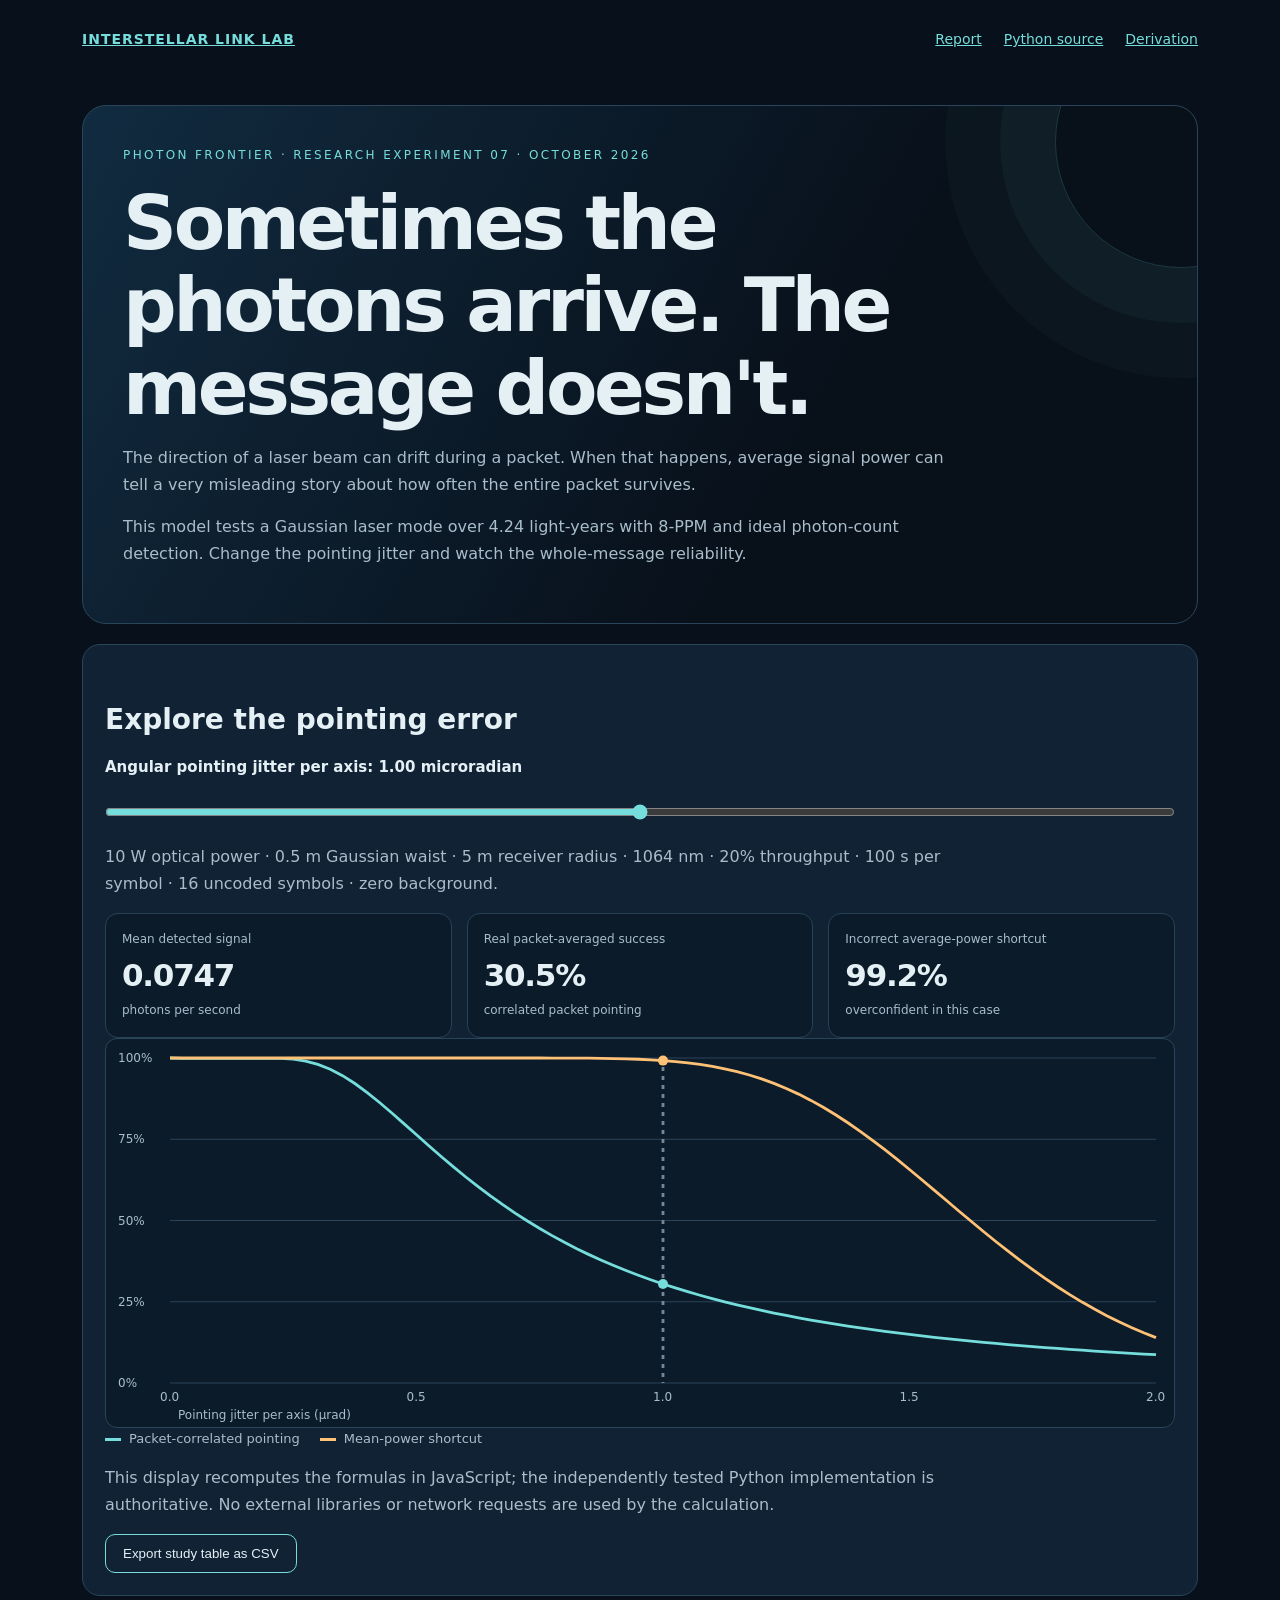
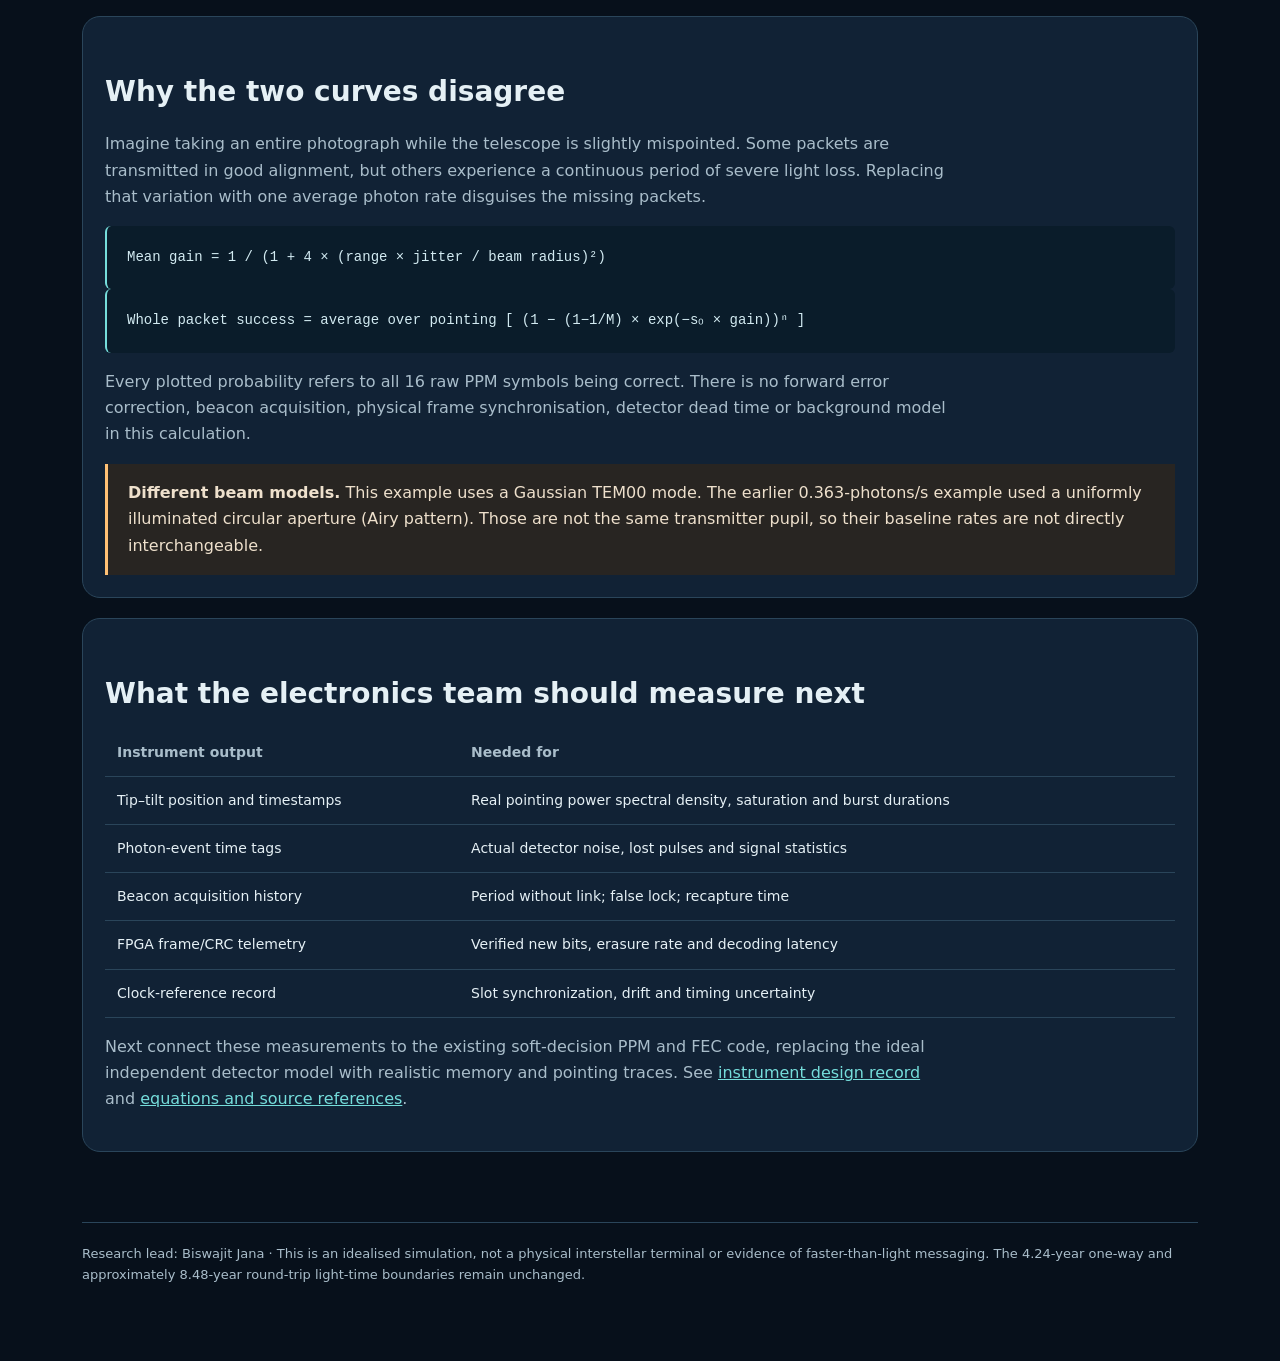
<file: docs/pointing-study.html>
<!doctype html>
<html lang="en"><head><meta charset="utf-8"><meta name="viewport" content="width=device-width,initial-scale=1">
<title>Pointing fades and packet survival · Interstellar Link Lab</title>
<meta name="description" content="A reproducible model for photon-starved interstellar optics, packet-correlated pointing jitter and raw PPM reliability.">
<style>
:root{color-scheme:dark;--bg:#07101b;--surface:#112235;--line:#2a455a;--text:#e5f0f5;--sub:#a9bdca;--accent:#75dddb;--orange:#ffc175}
*{box-sizing:border-box}body{font-family:system-ui,Segoe UI,sans-serif;background:var(--bg);color:var(--text);margin:0;line-height:1.65}
a{color:var(--accent)}.wrap{max-width:1160px;margin:auto;padding:28px 22px 75px}
.nav{display:flex;flex-wrap:wrap;align-items:center;gap:22px;font-size:14px;margin-bottom:54px}.logo{font-weight:700;letter-spacing:.07em;margin-right:auto}
.tag{font-size:12px;text-transform:uppercase;letter-spacing:.2em;color:var(--accent)}
h1{font-size:clamp(38px,6vw,75px);line-height:1.1;font-weight:700;letter-spacing:-.045em;max-width:930px;margin:16px 0}
h2{font-size:28px;margin:30px 0 12px}p{max-width:850px;color:var(--sub)}
.hero{background:linear-gradient(120deg,#112b40,#08101a 65%);border:1px solid var(--line);border-radius:24px;padding:40px;position:relative;overflow:hidden}
.hero:after{content:"";position:absolute;width:250px;height:250px;border:1px solid #75dddb33;border-radius:50%;right:-110px;top:-90px;box-shadow:0 0 0 55px #75dddb0b,0 0 0 110px #75dddb06;pointer-events:none}
.card{background:var(--surface);border:1px solid var(--line);border-radius:18px;padding:22px;margin:20px 0}
.cols{display:grid;grid-template-columns:repeat(3,1fr);gap:15px}.metric{background:#0b1b2a;border:1px solid #264255;border-radius:13px;padding:16px}
.metric .n{font-size:31px;font-variant-numeric:tabular-nums;font-weight:650;letter-spacing:-.04em}.metric .unit{color:var(--sub);font-size:12px}
label{display:block;font-size:15px;font-weight:700}input[type=range]{width:100%;accent-color:var(--accent);margin:24px 0 8px}
.chart{width:100%;height:390px;display:block;background:#0b1b2a;border:1px solid var(--line);border-radius:12px}
.legend{display:flex;gap:20px;flex-wrap:wrap;font-size:13px;color:var(--sub)}
.pip{display:inline-block;width:16px;height:3px;margin-right:8px;vertical-align:middle;background:var(--accent)}.pip.orange{background:var(--orange)}
table{width:100%;border-collapse:collapse;font-size:14px}td,th{border-bottom:1px solid var(--line);padding:12px;text-align:left}td{font-variant-numeric:tabular-nums}th{color:var(--sub)}
code{padding:3px 6px;background:#263749;border-radius:4px}button{padding:11px 17px;border-radius:10px;border:1px solid var(--accent);background:transparent;color:var(--text);cursor:pointer}button:hover{background:#1b3b49}button:focus-visible,input:focus-visible{outline:3px solid var(--orange);outline-offset:3px}
.eq{background:#0a1c2a;border-left:2px solid var(--accent);padding:20px;border-radius:6px;color:#d2eaf1;font-family:ui-monospace,monospace;overflow-x:auto;font-size:14px}
.note{padding:16px 20px;border-left:3px solid var(--orange);background:#332719aa;color:#eee0cc}
.footer{border-top:1px solid var(--line);margin-top:70px;padding-top:20px;color:var(--sub);font-size:13px}
@media(max-width:700px){.cols{grid-template-columns:1fr}.hero{padding:23px}.chart{height:270px}.wrap{padding:18px 14px 50px}}
@media(prefers-reduced-motion:reduce){*,*:before,*:after{scroll-behavior:auto!important;transition:none!important;animation:none!important}}
</style>
</head><body><main class="wrap">
<nav class="nav" aria-label="Research navigation"><a href="index.html" class="logo">INTERSTELLAR LINK LAB</a><a href="report.html">Report</a><a href="https://github.com/Biswajit1999/Interstellar-Link-Lab/blob/main/research_tools/pointing_fade.py">Python source</a><a href="research/POINTING_FADES_VS_MEAN_PHOTONS_2026.md">Derivation</a></nav>
<section class="hero"><div class="tag">Photon Frontier · Research experiment 07 · October 2026</div>
<h1>Sometimes the photons arrive. The message doesn't.</h1>
<p>The direction of a laser beam can drift during a packet. When that happens, average signal power can tell a very misleading story about how often the entire packet survives.</p>
<p>This model tests a Gaussian laser mode over 4.24 light-years with 8-PPM and ideal photon-count detection. Change the pointing jitter and watch the whole-message reliability.</p>
</section>
<section class="card">
<h2>Explore the pointing error</h2>
<label for="sigma">Angular pointing jitter per axis: <output id="sigmaValue">1.00</output> microradian</label>
<input id="sigma" type="range" min="0" max="2" step="0.05" value="1" aria-describedby="settings"/>
<p id="settings">10 W optical power · 0.5 m Gaussian waist · 5 m receiver radius · 1064 nm · 20% throughput · 100 s per symbol · 16 uncoded symbols · zero background.</p>
<div class="cols" role="status" aria-live="polite">
  <div class="metric"><div class="unit">Mean detected signal</div><div class="n" id="photons">0.0747</div><div class="unit">photons per second</div></div>
  <div class="metric"><div class="unit">Real packet-averaged success</div><div class="n" id="trueprob">30.5%</div><div class="unit">correlated packet pointing</div></div>
  <div class="metric"><div class="unit">Incorrect average-power shortcut</div><div class="n" id="falseprob">99.2%</div><div class="unit">overconfident in this case</div></div>
</div>
<canvas id="curve" class="chart" aria-label="Raster-drawn graph comparing correlated pointing packet success with the average-power shortcut from zero to two microradians" role="img"></canvas>
<div class="legend"><span><i class="pip"></i>Packet-correlated pointing</span><span><i class="pip orange"></i>Mean-power shortcut</span></div>
<p>This display recomputes the formulas in JavaScript; the independently tested Python implementation is authoritative. No external libraries or network requests are used by the calculation.</p>
<button id="export" type="button">Export study table as CSV</button>
</section>
<section class="card"><h2>Why the two curves disagree</h2>
<p>Imagine taking an entire photograph while the telescope is slightly mispointed. Some packets are transmitted in good alignment, but others experience a continuous period of severe light loss. Replacing that variation with one average photon rate disguises the missing packets.</p>
<div class="eq">Mean gain = 1 / (1 + 4 × (range × jitter / beam radius)²)</div>
<div class="eq">Whole packet success = average over pointing [ (1 − (1−1/M) × exp(−s₀ × gain))ⁿ ]</div>
<p>Every plotted probability refers to all 16 raw PPM symbols being correct. There is no forward error correction, beacon acquisition, physical frame synchronisation, detector dead time or background model in this calculation.</p>
<div class="note"><strong>Different beam models.</strong> This example uses a Gaussian TEM00 mode. The earlier 0.363-photons/s example used a uniformly illuminated circular aperture (Airy pattern). Those are not the same transmitter pupil, so their baseline rates are not directly interchangeable.</div>
</section>
<section class="card"><h2>What the electronics team should measure next</h2>
<table><thead><tr><th>Instrument output</th><th>Needed for</th></tr></thead><tbody>
<tr><td>Tip–tilt position and timestamps</td><td>Real pointing power spectral density, saturation and burst durations</td></tr>
<tr><td>Photon-event time tags</td><td>Actual detector noise, lost pulses and signal statistics</td></tr>
<tr><td>Beacon acquisition history</td><td>Period without link; false lock; recapture time</td></tr>
<tr><td>FPGA frame/CRC telemetry</td><td>Verified new bits, erasure rate and decoding latency</td></tr>
<tr><td>Clock-reference record</td><td>Slot synchronization, drift and timing uncertainty</td></tr>
</tbody></table>
<p>Next connect these measurements to the existing soft-decision PPM and FEC code, replacing the ideal independent detector model with realistic memory and pointing traces. See <a href="research/INSTRUMENT_DESIGN_RECORD_01.md">instrument design record</a> and <a href="research/POINTING_FADES_VS_MEAN_PHOTONS_2026.md">equations and source references</a>.</p>
</section>
<footer class="footer">Research lead: Biswajit Jana · This is an idealised simulation, not a physical interstellar terminal or evidence of faster-than-light messaging. The 4.24-year one-way and approximately 8.48-year round-trip light-time boundaries remain unchanged.</footer>
</main>
<script>
"use strict";
const dist=4.24*9.4607304725808e15,lam=1.064e-6,w0=.5,rx=5,pow=10,eta=.2,h=6.62607015e-34,c=299792458;
const zr=Math.PI*w0*w0/lam, w=w0*Math.sqrt(1+(dist/zr)**2);
const s0=pow*lam/(h*c)*2*(rx/w)**2*eta*100;
function shape(sig){return sig===0?Infinity:(w/(2*dist*sig*1e-6))**2}
function gain(sig){const t=dist*sig*1e-6/w;return 1/(1+4*t*t)}
function success(s){return Math.pow(1-.875*Math.exp(-s),16)}
function curved(sig,steps=256){const k=shape(sig);if(!Number.isFinite(k))return success(s0);let sum=success(0)+success(s0);for(let i=1;i<steps;i++){let g=Math.pow(i/steps,1/k);sum+=(i%2?4:2)*success(s0*g)}return sum/(3*steps)}
function calc(sig){const t=dist*sig*1e-6;const frac=-Math.expm1(-2*rx*rx/(w*w+4*t*t));const photons=pow*lam/(h*c)*frac*eta;return {sig,photons,actual:curved(sig),mean:success(s0*gain(sig))}}
const canvas=document.querySelector("#curve"),slider=document.querySelector("#sigma");
let all=[];
function plot(){
 const ratio=window.devicePixelRatio||1, width=canvas.clientWidth,height=canvas.clientHeight;
 canvas.width=Math.max(1,Math.round(width*ratio));canvas.height=Math.max(1,Math.round(height*ratio));
 const ctx=canvas.getContext("2d");ctx.scale(ratio,ratio);
 const L=64,R=width-18,T=19,B=height-44;
 ctx.clearRect(0,0,width,height);ctx.lineWidth=1;ctx.font="12px system-ui";ctx.fillStyle="#a9bdca";
 for(let j=0;j<=4;j++){let y=B-(B-T)*j/4;ctx.strokeStyle="#2a455a";ctx.beginPath();ctx.moveTo(L,y);ctx.lineTo(R,y);ctx.stroke();ctx.fillText((j*25)+"%",12,y+4)}
 for(let j=0;j<=4;j++){let x=L+(R-L)*j/4;ctx.fillText((j/2).toFixed(1),x-10,B+18)}
 ctx.fillText("Pointing jitter per axis (µrad)",L+8,height-8);
 const X=v=>L+(R-L)*v/2,Y=v=>B-(B-T)*v;
 for(const [key,col] of [["actual","#75dddb"],["mean","#ffc175"]]){
   ctx.strokeStyle=col;ctx.lineWidth=2.8;ctx.beginPath();
   all.forEach((p,i)=>i?ctx.lineTo(X(p.sig),Y(p[key])):ctx.moveTo(X(p.sig),Y(p[key])));
   ctx.stroke();
 }
 const sel=calc(Number(slider.value));
 ctx.strokeStyle="#748899";ctx.setLineDash([4,5]);ctx.beginPath();ctx.moveTo(X(sel.sig),T);ctx.lineTo(X(sel.sig),B);ctx.stroke();ctx.setLineDash([]);
 for(const [key,col] of [["actual","#75dddb"],["mean","#ffc175"]]){ctx.beginPath();ctx.fillStyle=col;ctx.arc(X(sel.sig),Y(sel[key]),5,0,Math.PI*2);ctx.fill();}
 document.querySelector("#sigmaValue").textContent=sel.sig.toFixed(2);
 document.querySelector("#photons").textContent=sel.photons.toPrecision(3);
 document.querySelector("#trueprob").textContent=(100*sel.actual).toFixed(1)+"%";
 document.querySelector("#falseprob").textContent=(100*sel.mean).toFixed(1)+"%";
}
function update(){all=Array.from({length:81},(_,i)=>calc(i/40));plot()}
slider.addEventListener("input",plot);window.addEventListener("resize",plot);
document.querySelector("#export").addEventListener("click",()=>{
 const head="jitter_microrad_per_axis,mean_detected_photons_per_s,proper_packet_success,incorrect_mean_only_success\n";
 const rows=all.map(p=>[p.sig,p.photons,p.actual,p.mean].join(",")).join("\n");
 const blob=new Blob([head+rows],{type:"text/csv"}),url=URL.createObjectURL(blob),a=document.createElement("a");
 a.href=url;a.download="interstellar-pointing-fade-study.csv";a.click();URL.revokeObjectURL(url);
});
update();
</script></body></html>
</file>
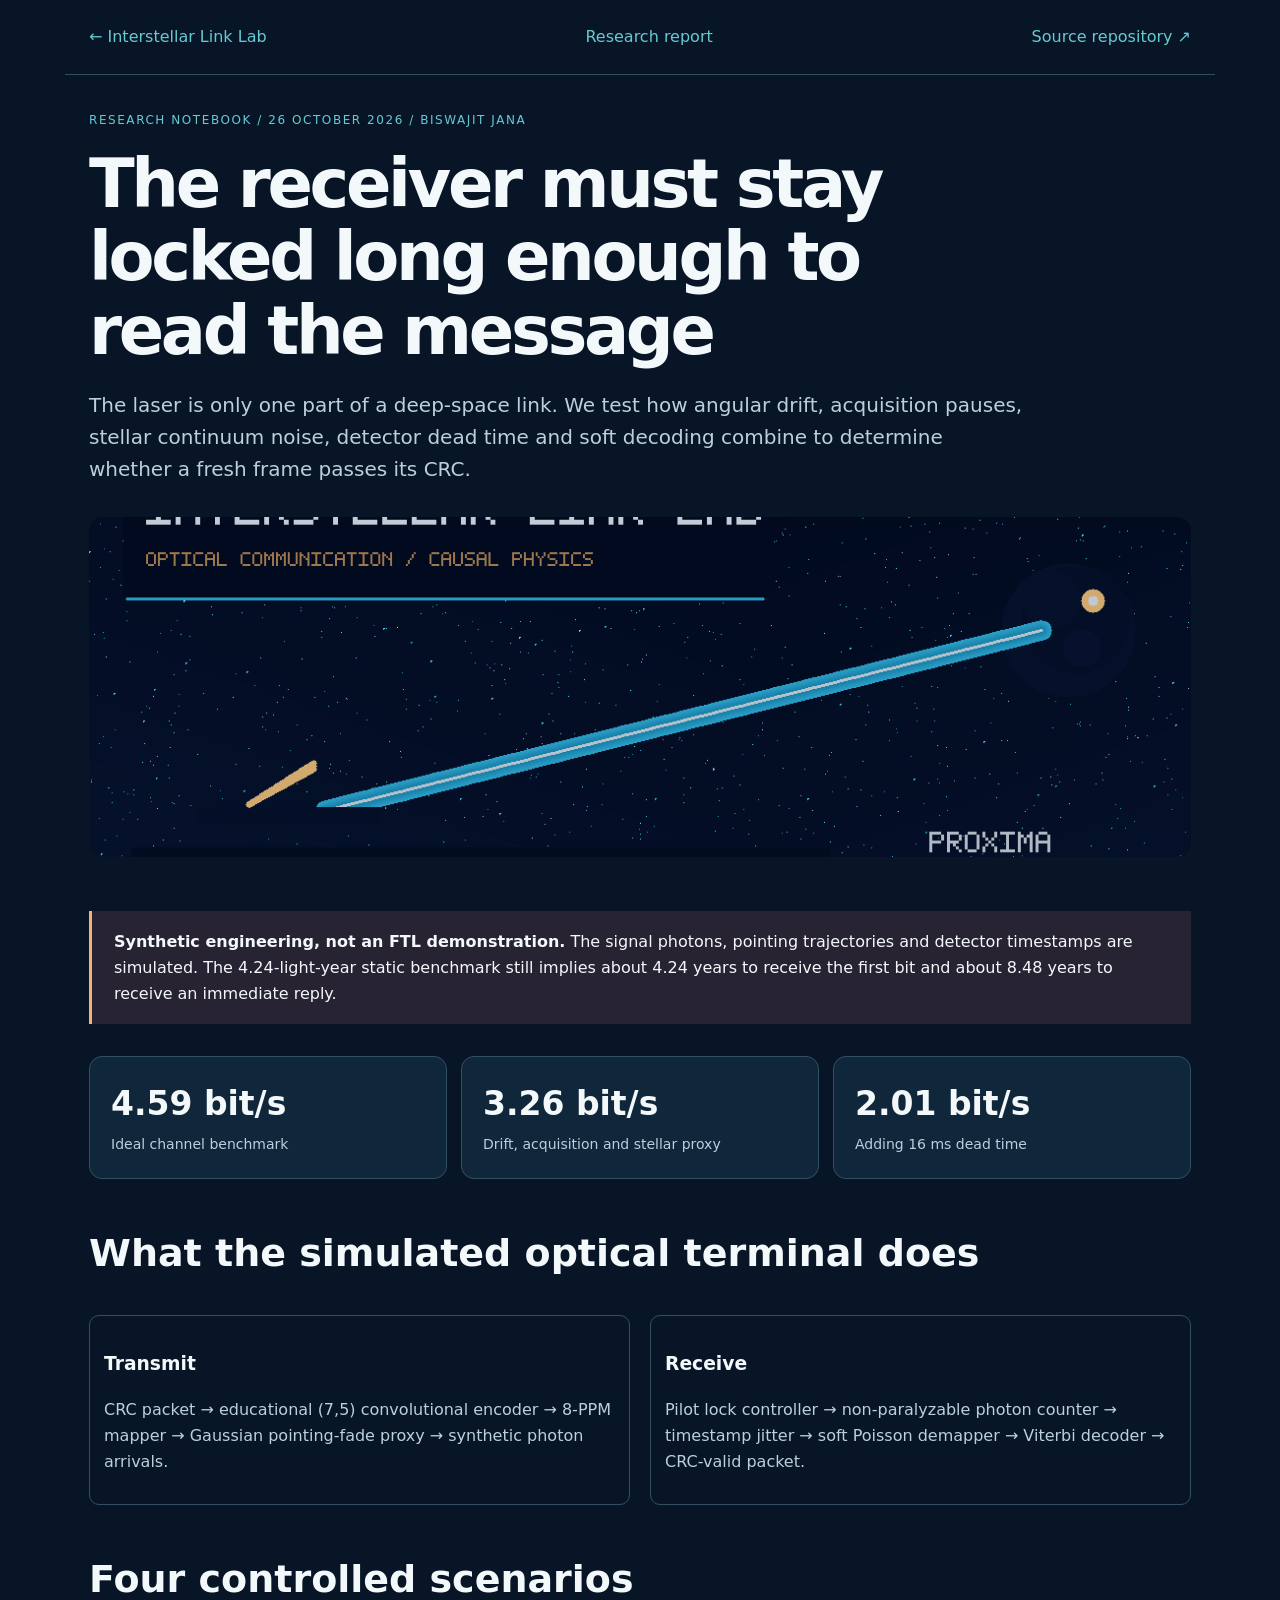
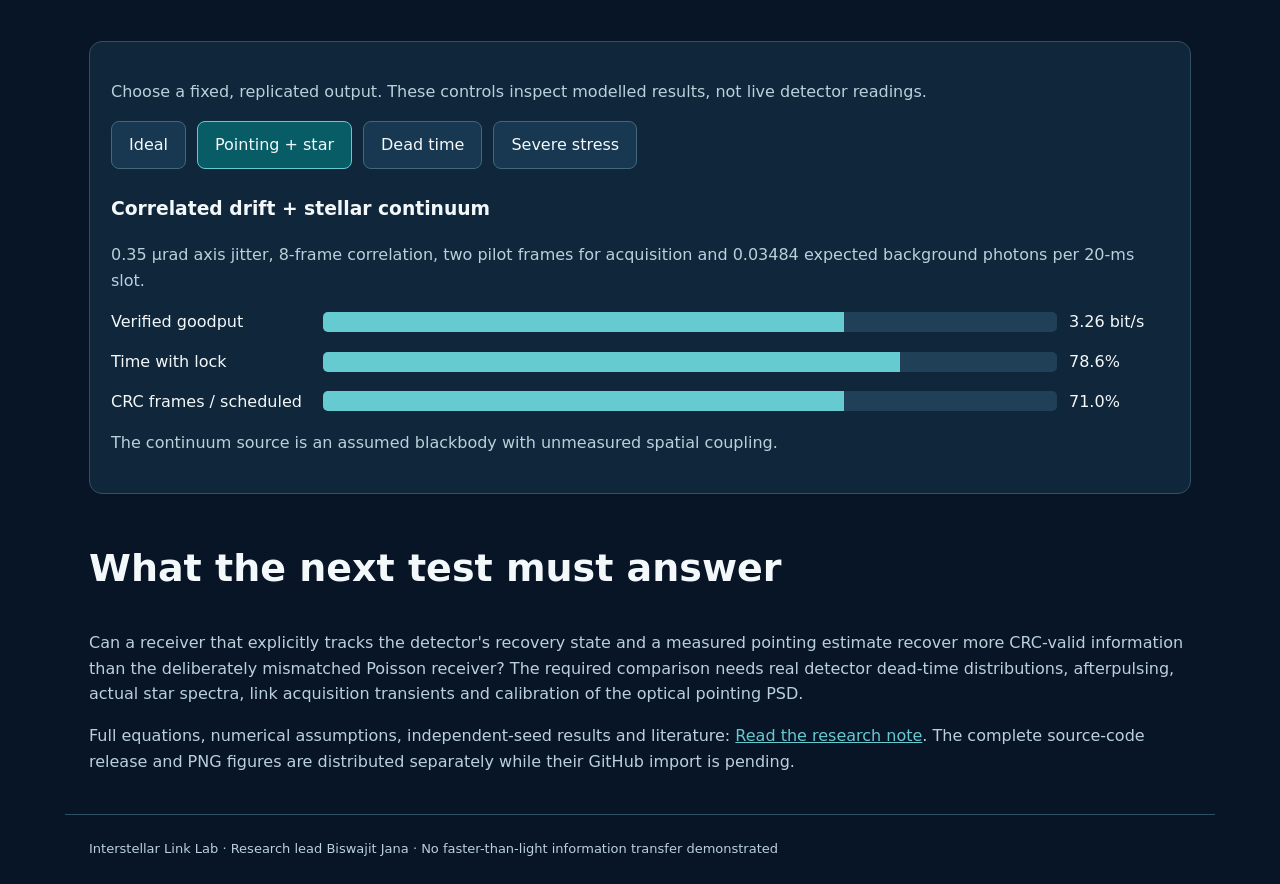
<file: docs/receiver-acquisition.html>
<!doctype html>
<html lang="en"><head><meta charset="utf-8"><meta name="viewport" content="width=device-width, initial-scale=1">
<meta name="description" content="Interstellar Link Lab: acquisition, photon backgrounds, detector recovery and verified optical PPM packets.">
<title>Receiver Acquisition — Interstellar Link Lab</title>
<style>
:root{color-scheme:dark;--bg:#081527;--panel:#10263a;--ink:#f3f8fa;--muted:#bad0db;--cyan:#66cad1;--gold:#f5b274}
*{box-sizing:border-box}body{margin:0;background:var(--bg);font:16px/1.6 system-ui,-apple-system,Segoe UI,sans-serif;color:var(--ink)}
header,main,footer{max-width:1150px;margin:auto;padding:24px}header{display:flex;gap:22px;justify-content:space-between;flex-wrap:wrap;border-bottom:1px solid #315064}a{color:var(--cyan)}
header a{text-decoration:none}h1{font-size:clamp(35px,6vw,67px);letter-spacing:-.05em;line-height:1.1;max-width:860px;margin:18px 0}h2{margin-top:44px;font-size:clamp(24px,4vw,38px)}
.lead{font-size:20px;max-width:940px;color:var(--muted)}.tag{font-size:12px;letter-spacing:.13em;text-transform:uppercase;color:var(--cyan)}
.hero{width:100%;border-radius:14px;margin:12px 0 22px;max-height:340px;object-fit:cover;object-position:center}
.cards{display:grid;grid-template-columns:repeat(3,minmax(0,1fr));gap:14px;margin:32px 0}.card,.panel{background:var(--panel);border:1px solid #315064;border-radius:13px;padding:21px}
.card strong{display:block;font-size:33px}.card span{color:var(--muted);font-size:14px}p,li{color:var(--muted)}
button{font:inherit;color:var(--ink);background:#173850;border:1px solid #42677a;border-radius:8px;padding:10px 17px;cursor:pointer}
button[aria-pressed=true]{border-color:var(--cyan);background:#075c66}button:focus-visible{outline:3px solid var(--gold)}
.buttons{display:flex;gap:11px;flex-wrap:wrap;margin:14px 0 25px}.row{display:grid;grid-template-columns:200px 1fr 100px;gap:12px;align-items:center;margin:14px 0}
.track{height:20px;border-radius:5px;overflow:hidden;background:#204058}.bar{height:100%;background:var(--cyan);transition:width .45s}
.notice{padding:18px 22px;border-left:3px solid var(--gold);background:#282333;margin:25px 0}
.grid{display:grid;grid-template-columns:repeat(2,1fr);gap:20px}.grid>div{padding:14px;border:1px solid #315064;border-radius:10px}
footer{border-top:1px solid #315064;color:var(--muted);font-size:13px}
@media(max-width:700px){.cards,.grid{grid-template-columns:1fr}.row{grid-template-columns:1fr;gap:5px}}
@media(prefers-reduced-motion:reduce){.bar{transition:none}}
</style></head><body>
<header><a href="./index.html">← Interstellar Link Lab</a><a href="./report.html">Research report</a><a href="https://github.com/Biswajit1999/Interstellar-Link-Lab">Source repository ↗</a></header>
<main><p class="tag">Research notebook / 26 October 2026 / Biswajit Jana</p><h1>The receiver must stay locked long enough to read the message</h1>
<p class="lead">The laser is only one part of a deep-space link. We test how angular drift, acquisition pauses, stellar continuum noise, detector dead time and soft decoding combine to determine whether a fresh frame passes its CRC.</p>
<img class="hero" src="./images/interstellar_hero.png" alt="Concept artwork of an optical observatory transmitting toward a distant star; illustrative, not a photograph of a completed link.">
<div class="notice"><b>Synthetic engineering, not an FTL demonstration.</b> The signal photons, pointing trajectories and detector timestamps are simulated. The 4.24-light-year static benchmark still implies about 4.24 years to receive the first bit and about 8.48 years to receive an immediate reply.</div>
<div class="cards"><section class="card"><strong>4.59 bit/s</strong><span>Ideal channel benchmark</span></section><section class="card"><strong>3.26 bit/s</strong><span>Drift, acquisition and stellar proxy</span></section><section class="card"><strong>2.01 bit/s</strong><span>Adding 16 ms dead time</span></section></div>
<h2>What the simulated optical terminal does</h2>
<div class="grid"><div><h3>Transmit</h3><p>CRC packet → educational (7,5) convolutional encoder → 8-PPM mapper → Gaussian pointing-fade proxy → synthetic photon arrivals.</p></div><div><h3>Receive</h3><p>Pilot lock controller → non-paralyzable photon counter → timestamp jitter → soft Poisson demapper → Viterbi decoder → CRC-valid packet.</p></div></div>
<h2>Four controlled scenarios</h2><section class="panel"><p>Choose a fixed, replicated output. These controls inspect modelled results, not live detector readings.</p><div class="buttons" id="buttons"></div><h3 id="name"></h3><p id="details"></p><div class="row"><span>Verified goodput</span><div class="track"><div class="bar" id="g"></div></div><span id="gv"></span></div><div class="row"><span>Time with lock</span><div class="track"><div class="bar" id="a"></div></div><span id="av"></span></div><div class="row"><span>CRC frames / scheduled</span><div class="track"><div class="bar" id="s"></div></div><span id="sv"></span></div><p id="warning"></p></section>
<h2>What the next test must answer</h2><p>Can a receiver that explicitly tracks the detector's recovery state and a measured pointing estimate recover more CRC-valid information than the deliberately mismatched Poisson receiver? The required comparison needs real detector dead-time distributions, afterpulsing, actual star spectra, link acquisition transients and calibration of the optical pointing PSD.</p>
<p>Full equations, numerical assumptions, independent-seed results and literature: <a href="./research/ACQUISITION_DEADTIME_RESEARCH_STAGE_2026.md">Read the research note</a>. The complete source-code release and PNG figures are distributed separately while their GitHub import is pending.</p>
</main><footer>Interstellar Link Lab · Research lead Biswajit Jana · No faster-than-light information transfer demonstrated</footer>
<script>
const cases=[
{name:'Ideal pointing and detector',d:'No background, no pointing error and no detector dead time.',g:4.591954,a:1,s:.99875,w:'An intentionally optimistic verification control.'},
{name:'Correlated drift + stellar continuum',d:'0.35 µrad axis jitter, 8-frame correlation, two pilot frames for acquisition and 0.03484 expected background photons per 20-ms slot.',g:3.264368,a:.78625,s:.7100,w:'The continuum source is an assumed blackbody with unmeasured spatial coupling.'},
{name:'Same link plus detector dead time',d:'The same pointing and background, with 16 ms non-paralyzable detector recovery.',g:2.011494,a:.78625,s:.4375,w:'The receiver uses a deliberately mismatched independent-Poisson likelihood.'},
{name:'Severe stress test',d:'0.55 µrad pointing jitter, fivefold background and 25 ms dead time.',g:0,a:.37125,s:0,w:'No packets passed CRC in this finite study. This is not an impossibility theorem.'}
];
const bs=document.querySelector('#buttons');cases.forEach((x,i)=>{const b=document.createElement('button');b.textContent=['Ideal','Pointing + star','Dead time','Severe stress'][i];b.onclick=()=>show(i);bs.append(b)});
function show(i){const x=cases[i];Array.from(bs.children).forEach((b,j)=>b.setAttribute('aria-pressed',i===j));document.querySelector('#name').textContent=x.name;document.querySelector('#details').textContent=x.d;for(const [key,val,max,label] of [['g',x.g,4.6,x.g.toFixed(2)+' bit/s'],['a',x.a,1,(x.a*100).toFixed(1)+'%'],['s',x.s,1,(x.s*100).toFixed(1)+'%']]){document.getElementById(key).style.width=100*val/max+'%';document.getElementById(key+'v').textContent=label}document.getElementById('warning').textContent=x.w}show(1);
</script></body></html>
</file>
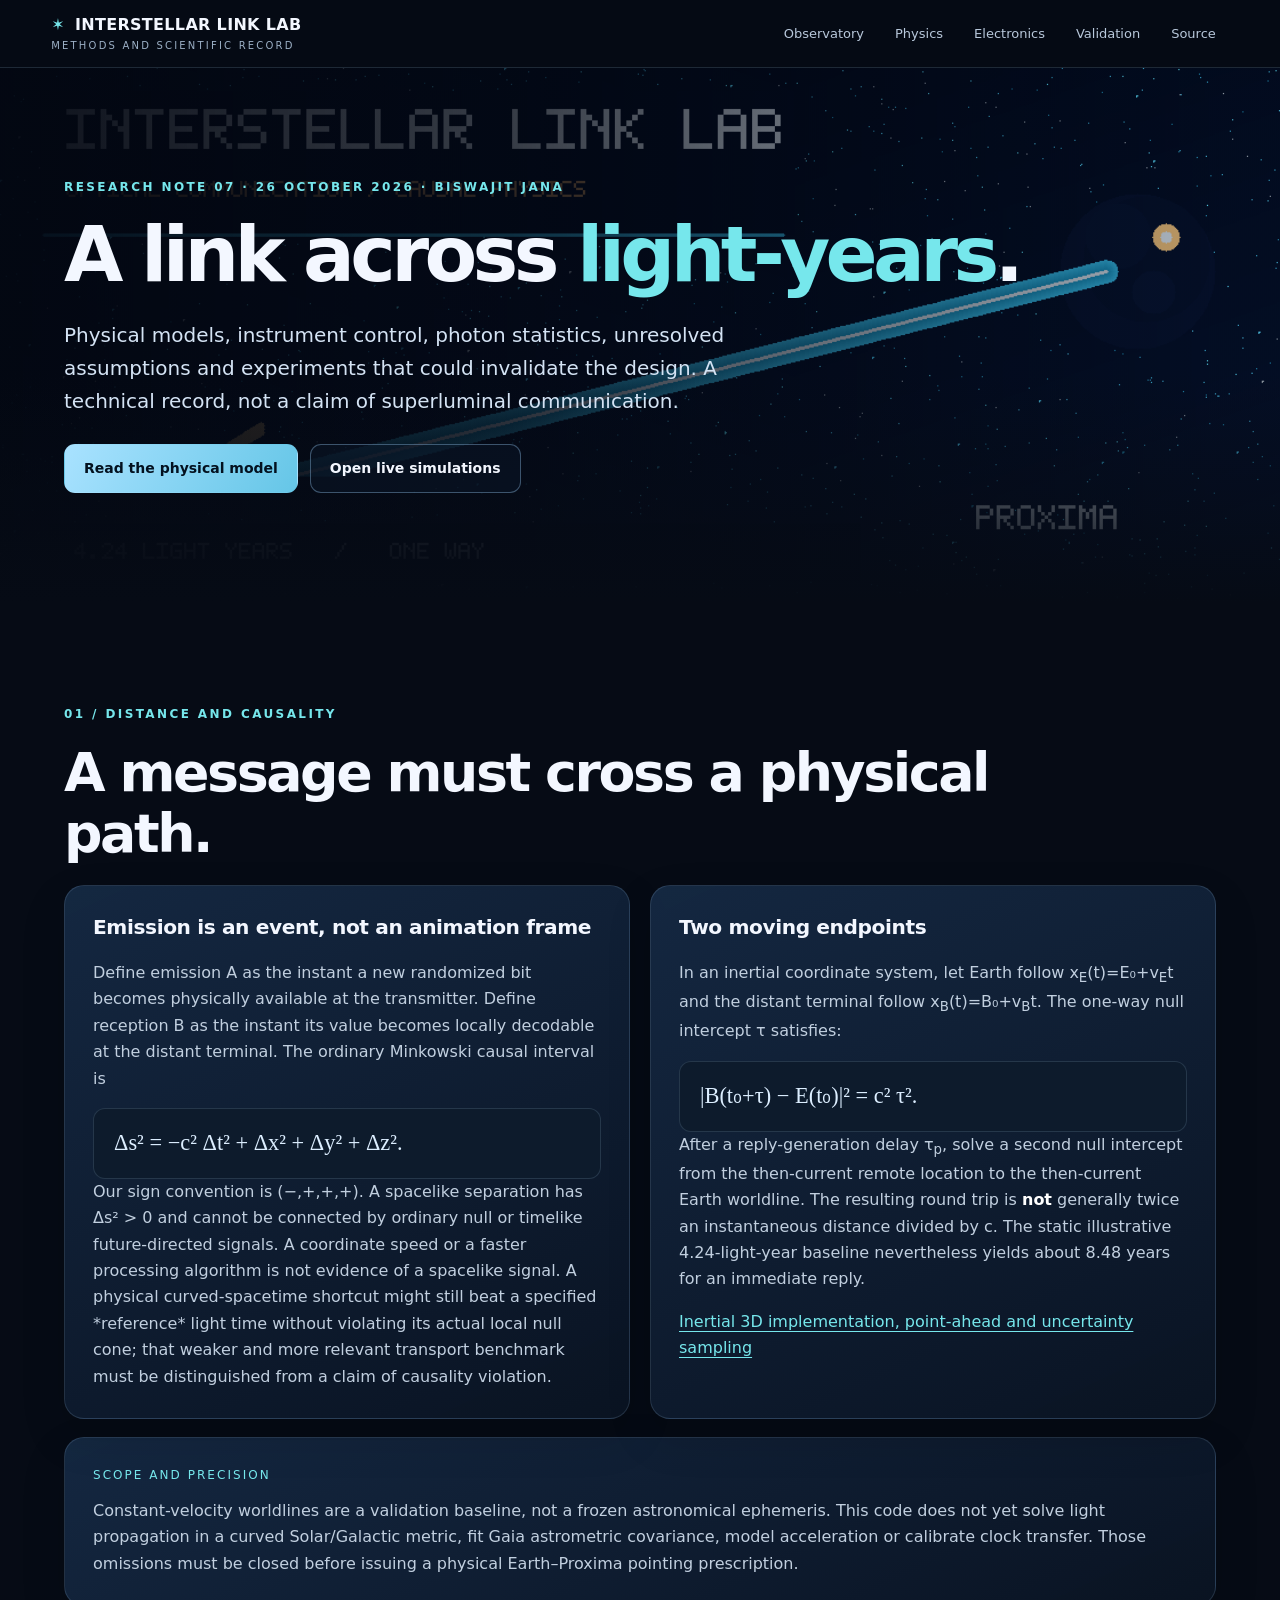
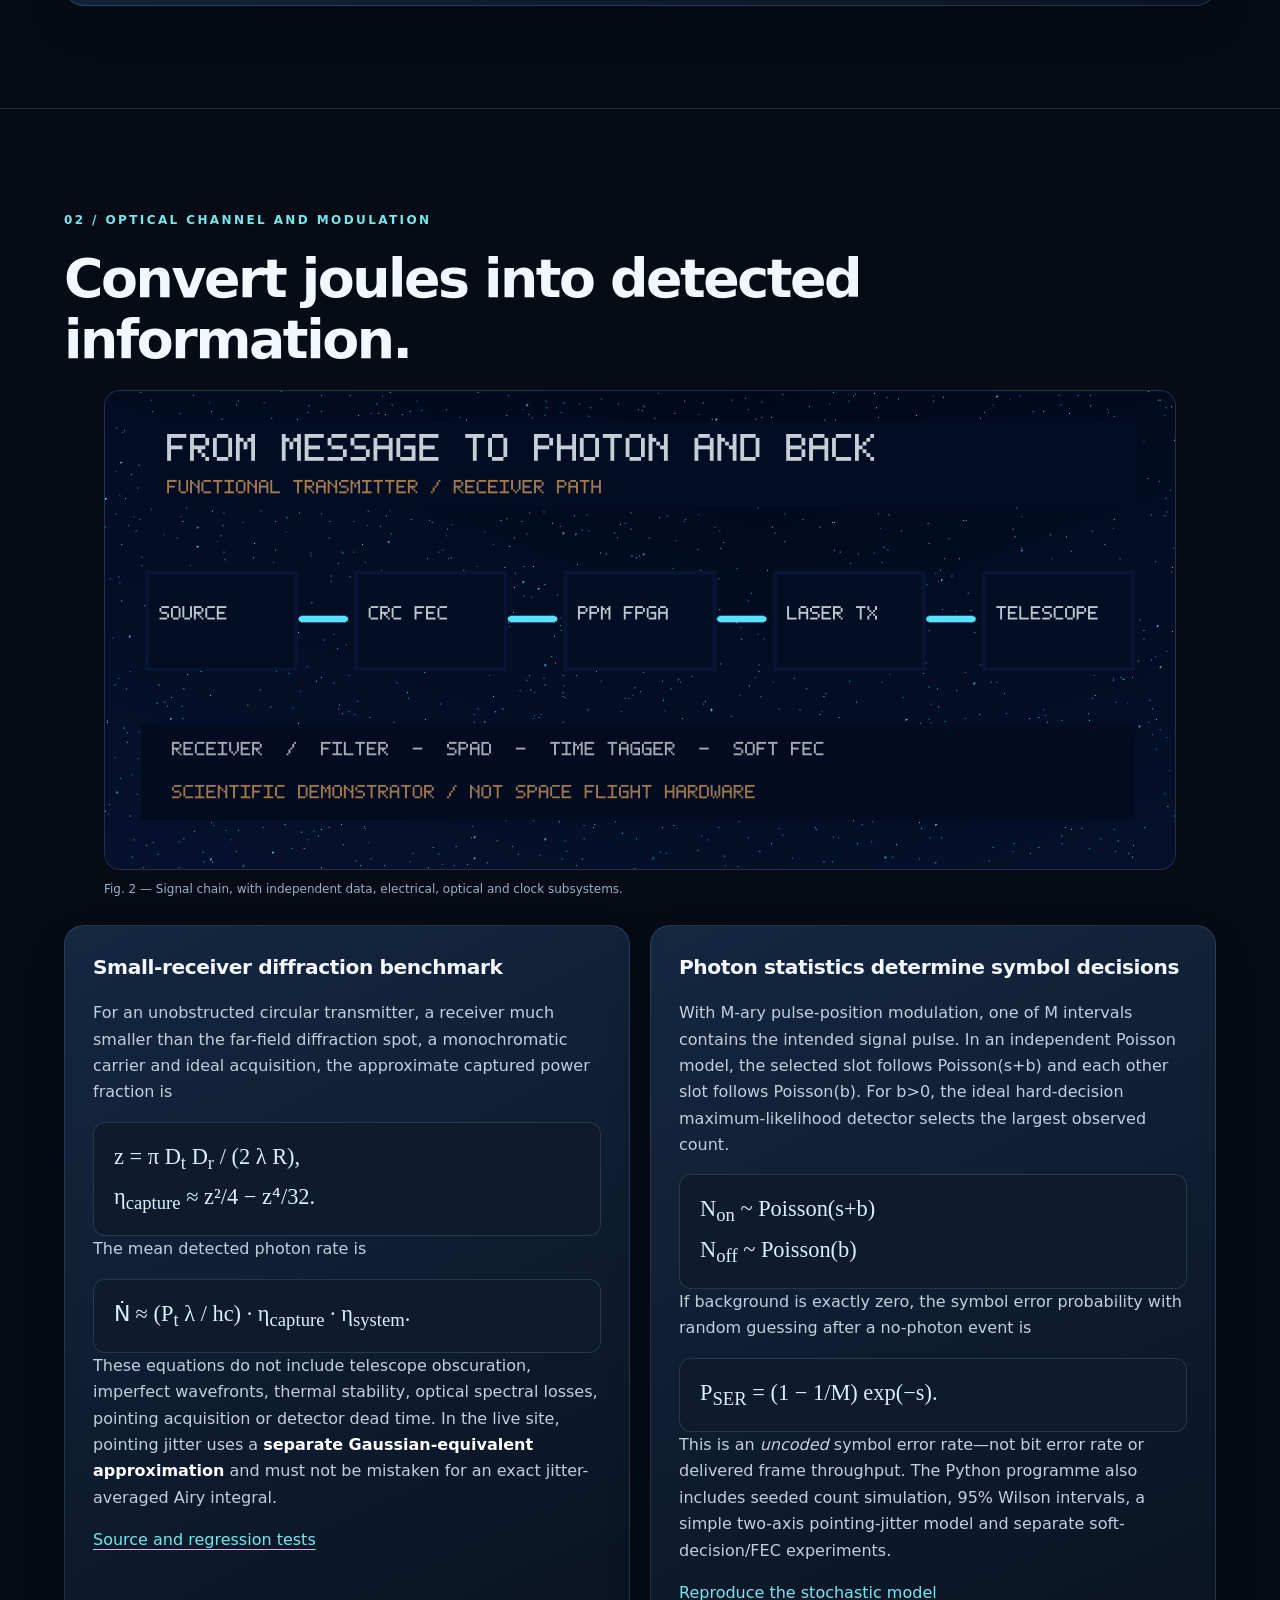
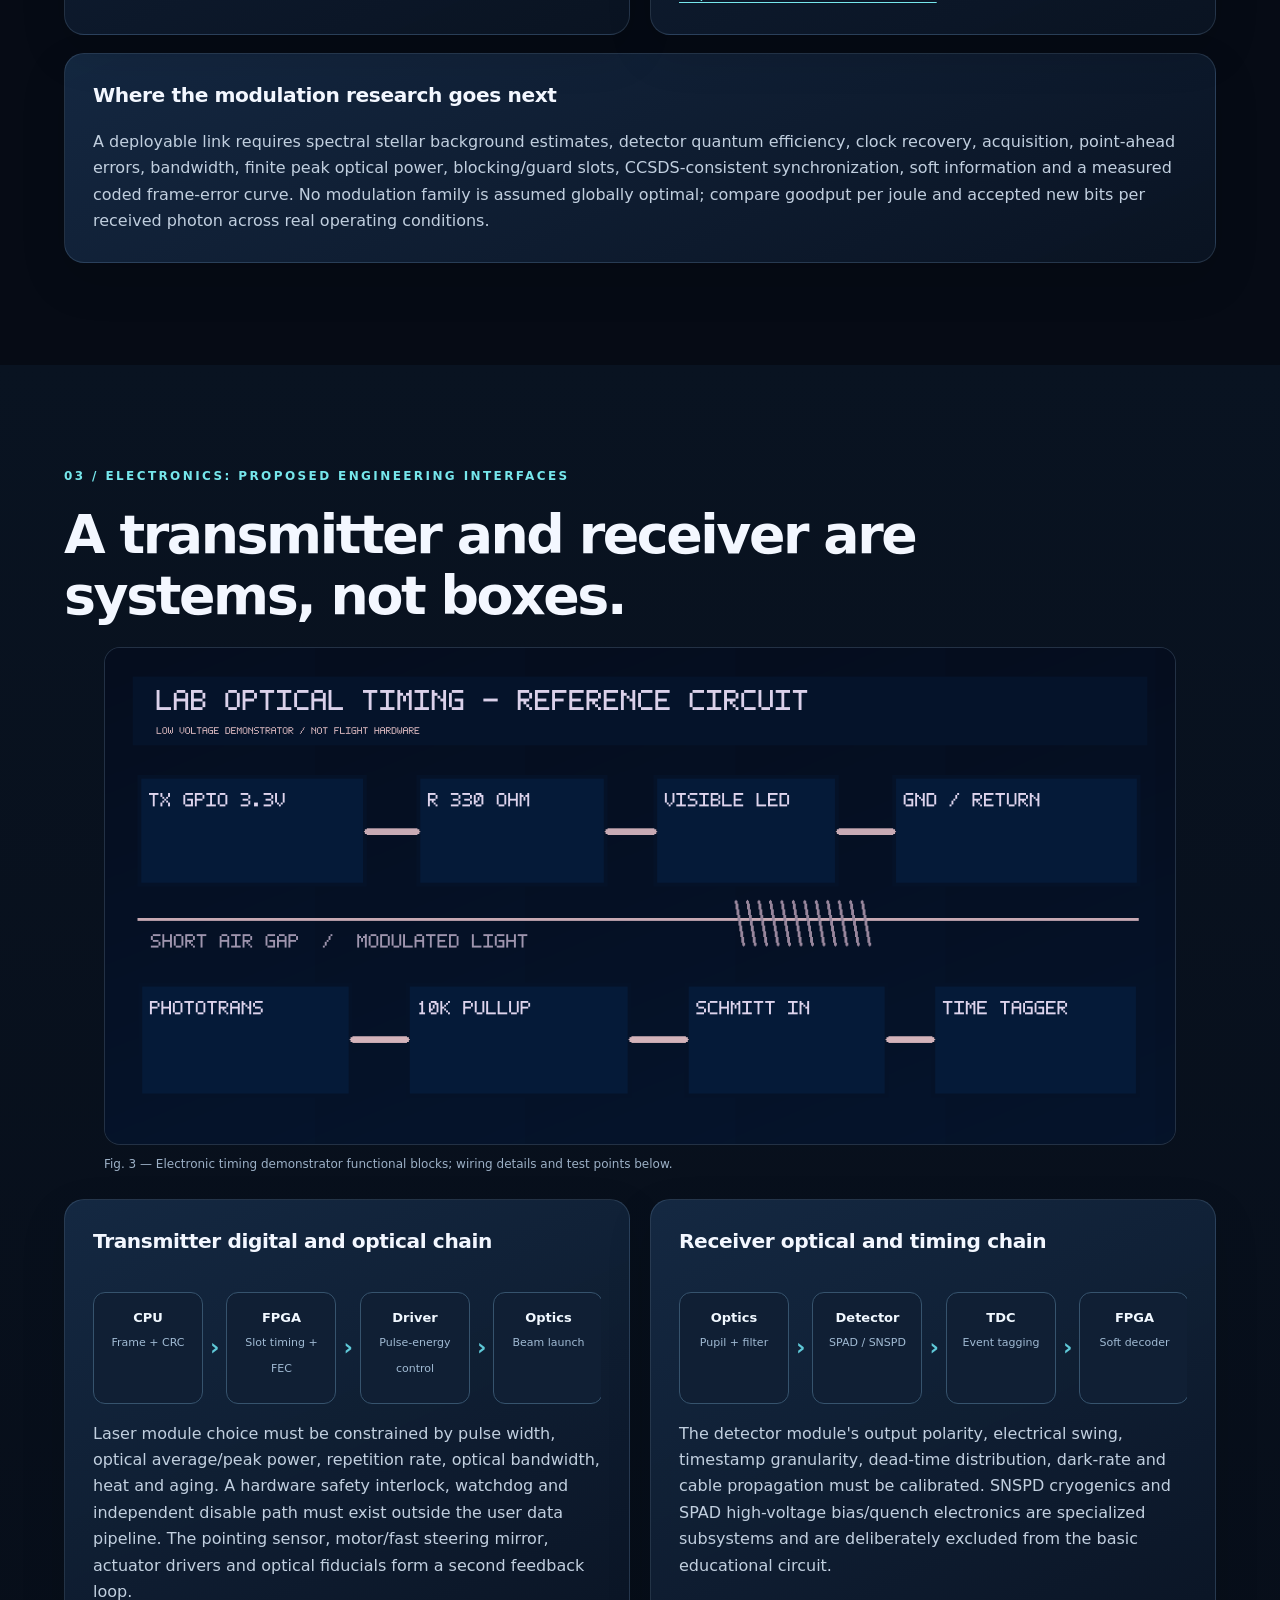
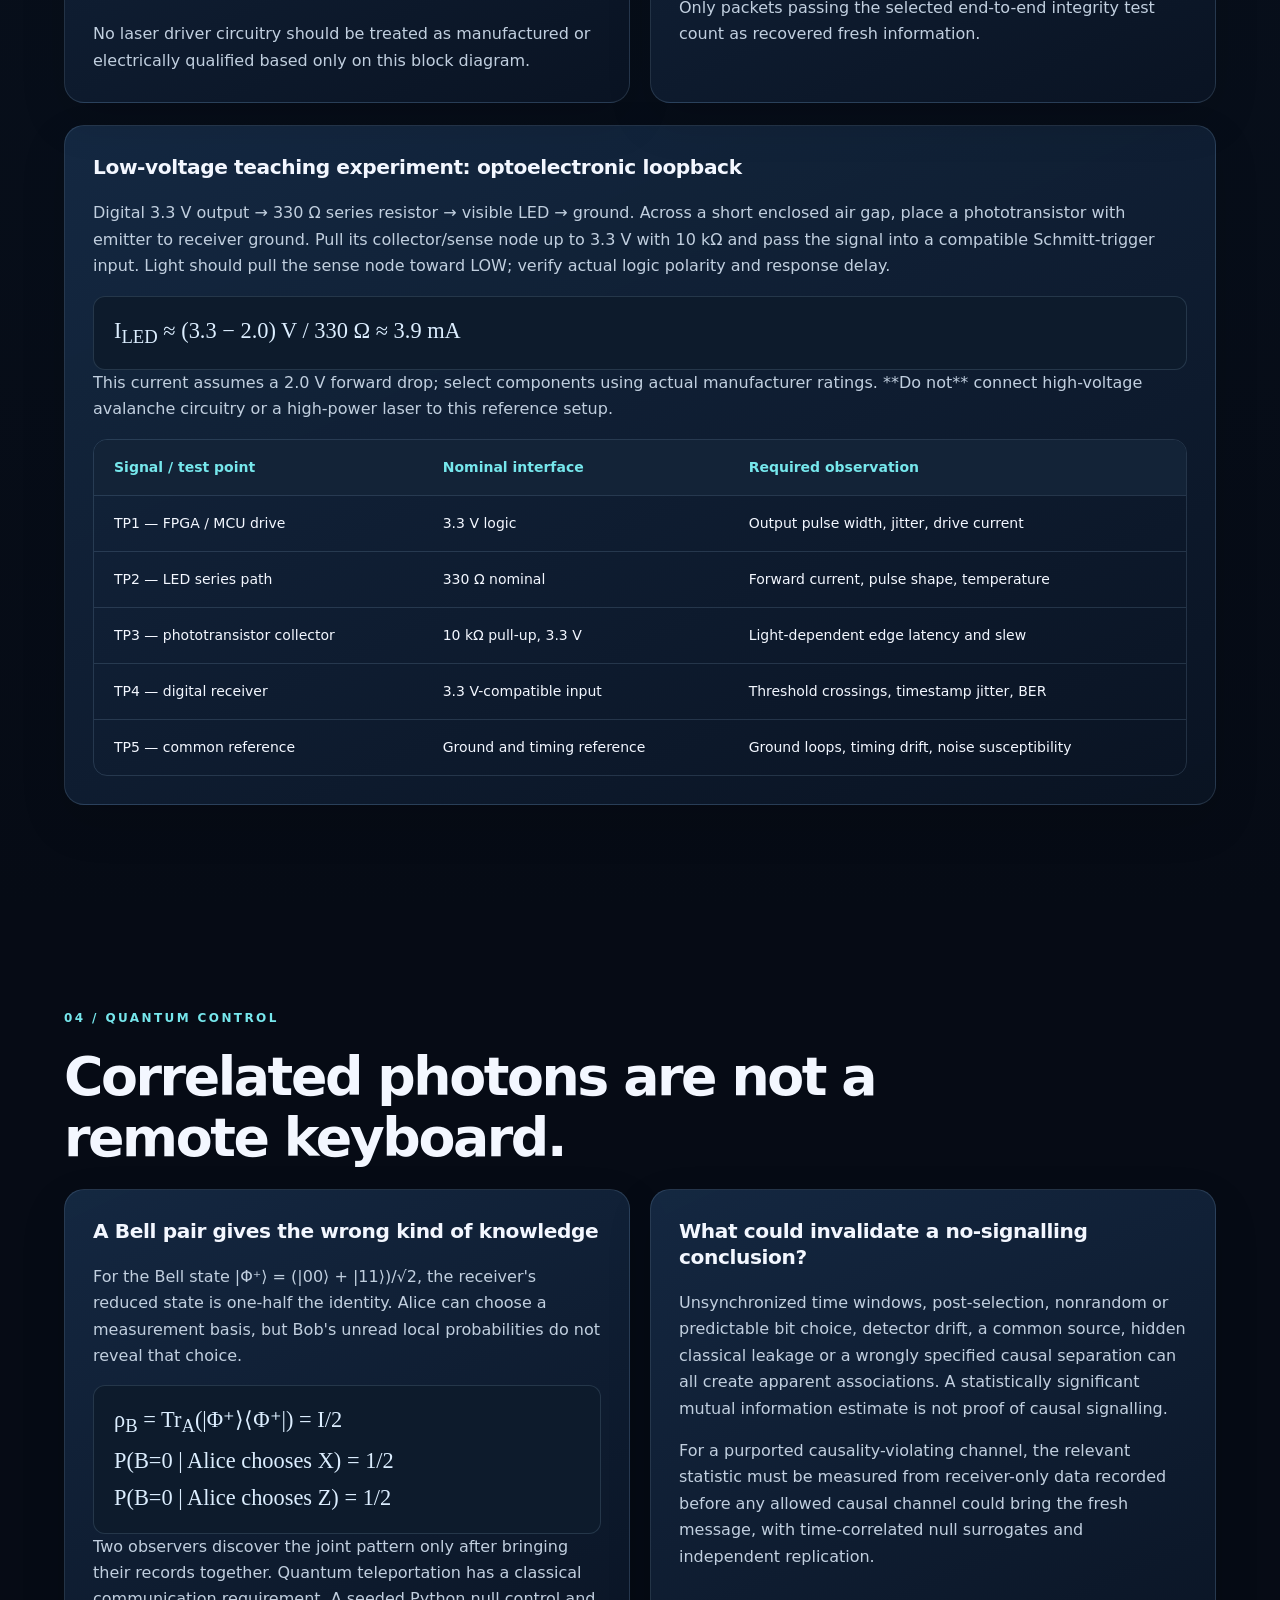
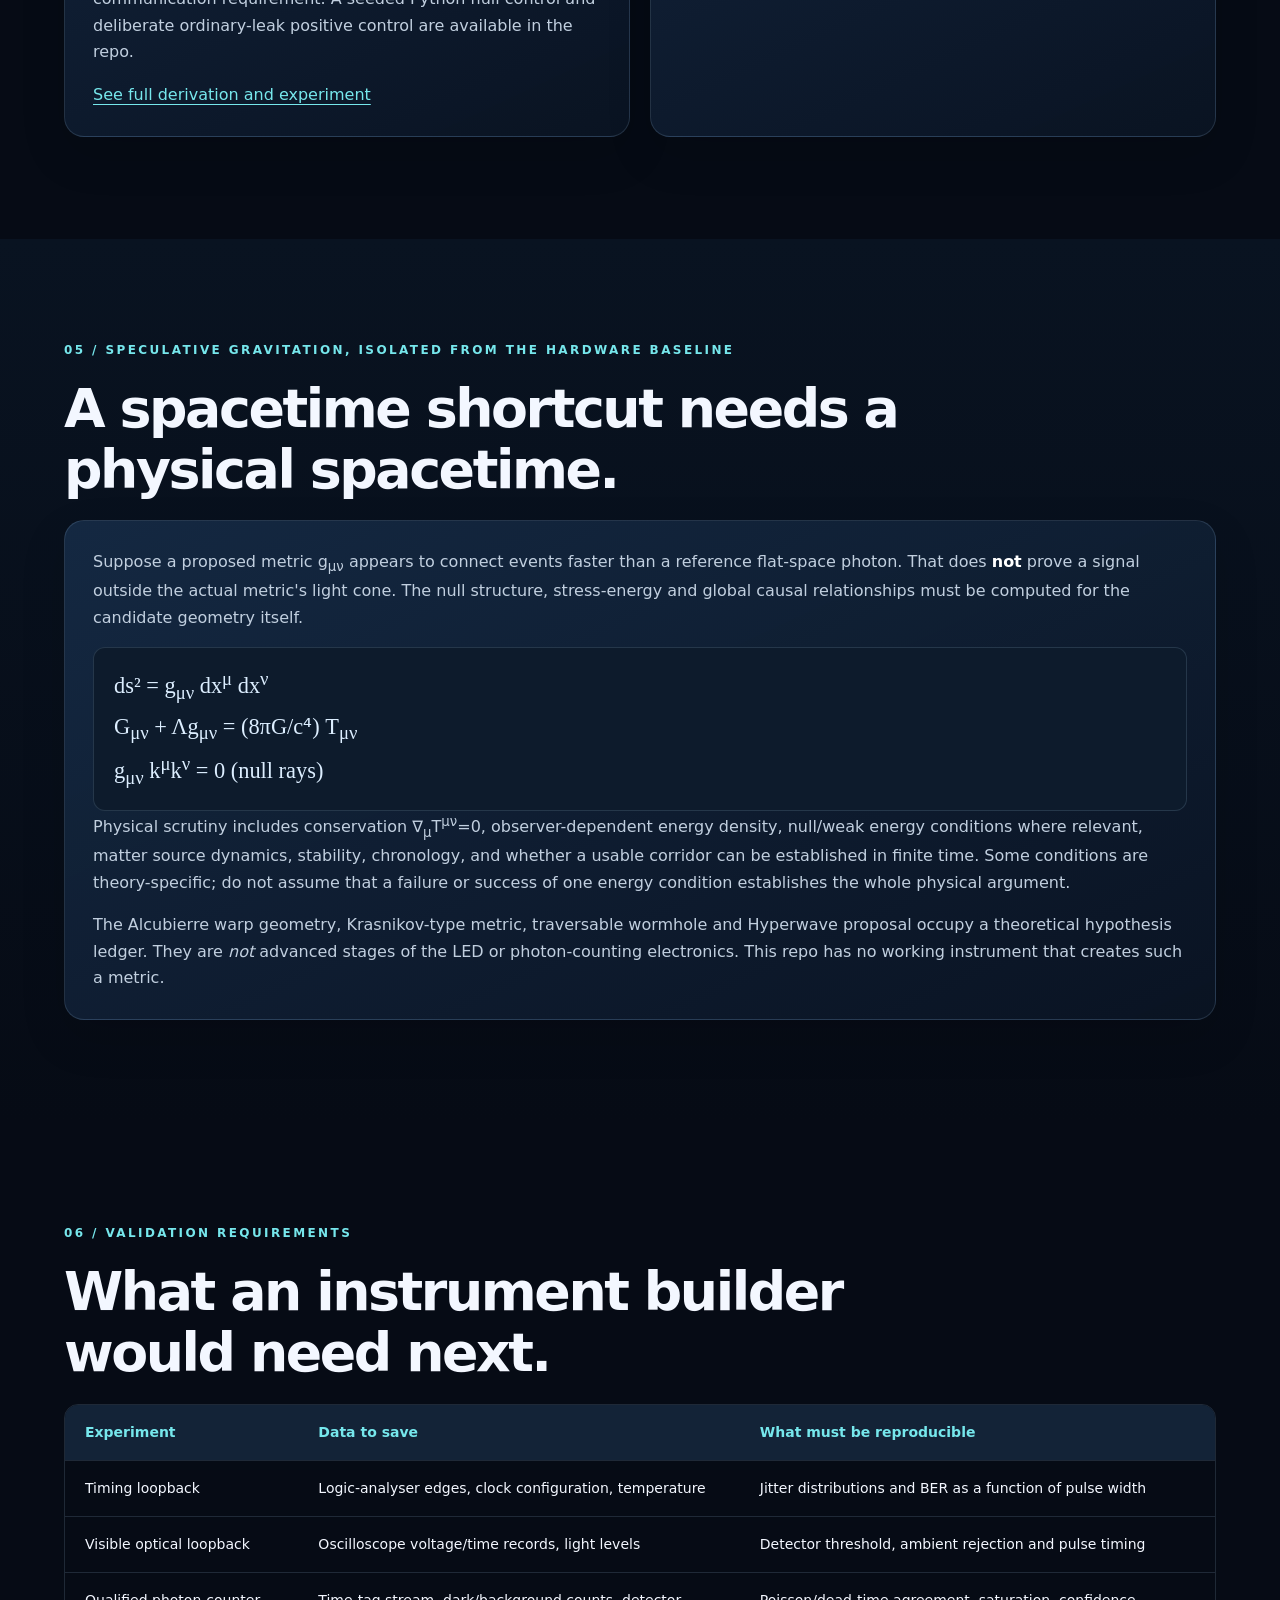
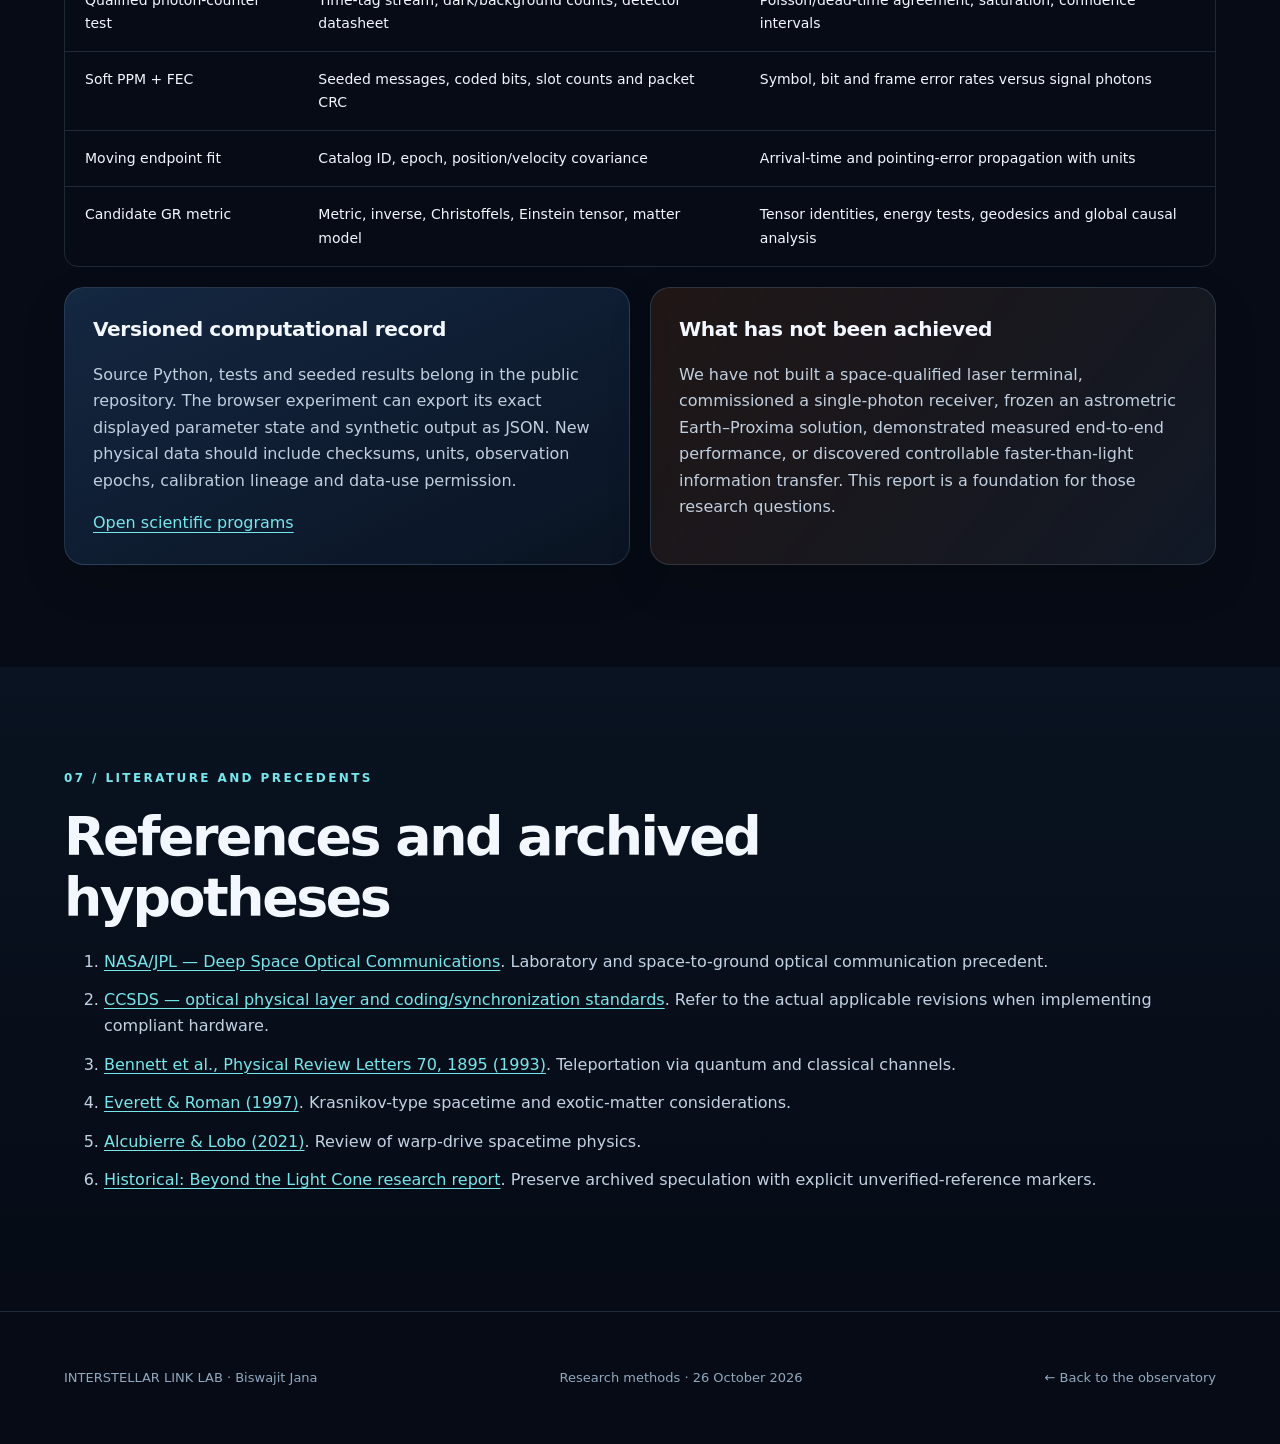
<file: docs/report.html>
<!doctype html>
<html lang="en">
<head><meta charset="utf-8"><meta name="viewport" content="width=device-width,initial-scale=1"><meta name="theme-color" content="#060b15"><meta name="description" content="The mathematical and electronic design record for an end-to-end photon-efficient interstellar optical transceiver and a separate programme for testing causal physics."><title>Research record | Interstellar Link Lab</title><link rel="stylesheet" href="styles.css"><script defer src="scripts.js"></script></head>
<body><div class="progress-track"><div class="progress-bar" id="progress"></div></div>
<header class="site-bar"><a class="brand" href="index.html"><span class="brand-mark">✶</span>INTERSTELLAR LINK LAB<small>Methods and scientific record</small></a><nav class="site-nav" aria-label="Research pages"><a href="index.html">Observatory</a><a href="#physics">Physics</a><a href="#electronics">Electronics</a><a href="#validation">Validation</a><a href="https://github.com/Biswajit1999/Interstellar-Link-Lab">Source</a></nav></header>
<main>
<section class="hero" style="min-height:520px;background-position:center 45%"><div class="hero-inner"><p class="eyebrow">Research note 07 · 26 October 2026 · Biswajit Jana</p><h1 style="font-size:clamp(3rem,6vw,6.1rem)">A link across <em>light-years</em>.</h1><p class="hero-description">Physical models, instrument control, photon statistics, unresolved assumptions and experiments that could invalidate the design. A technical record, not a claim of superluminal communication.</p><div class="buttons"><a class="btn primary" href="#physics">Read the physical model</a><a class="btn ghost" href="index.html#lab">Open live simulations</a></div></div></section>
<section class="section inner" id="physics"><p class="eyebrow">01 / Distance and causality</p><h2>A message must cross a physical path.</h2>
<div class="grid two"><div class="panel"><h3>Emission is an event, not an animation frame</h3><p>Define emission A as the instant a new randomized bit becomes physically available at the transmitter. Define reception B as the instant its value becomes locally decodable at the distant terminal. The ordinary Minkowski causal interval is</p>
<div class="equation">Δs² = −c² Δt² + Δx² + Δy² + Δz².</div>
<p>Our sign convention is (−,+,+,+). A spacelike separation has Δs² &gt; 0 and cannot be connected by ordinary null or timelike future-directed signals. A coordinate speed or a faster processing algorithm is not evidence of a spacelike signal. A physical curved-spacetime shortcut might still beat a specified *reference* light time without violating its actual local null cone; that weaker and more relevant transport benchmark must be distinguished from a claim of causality violation.</p></div>
<div class="panel"><h3>Two moving endpoints</h3><p>In an inertial coordinate system, let Earth follow x<sub>E</sub>(t)=E₀+v<sub>E</sub>t and the distant terminal follow x<sub>B</sub>(t)=B₀+v<sub>B</sub>t. The one-way null intercept τ satisfies:</p>
<div class="equation">|B(t₀+τ) − E(t₀)|² = c² τ².</div>
<p>After a reply-generation delay τ<sub>p</sub>, solve a second null intercept from the then-current remote location to the then-current Earth worldline. The resulting round trip is <strong>not</strong> generally twice an instantaneous distance divided by c. The static illustrative 4.24-light-year baseline nevertheless yields about 8.48 years for an immediate reply.</p>
<p><a class="readmore" href="https://github.com/Biswajit1999/Interstellar-Link-Lab/blob/main/research_tools/relativistic_geometry.py">Inertial 3D implementation, point-ahead and uncertainty sampling</a></p></div></div>
<div class="panel" style="margin-top:18px"><p class="index">Scope and precision</p><p>Constant-velocity worldlines are a validation baseline, not a frozen astronomical ephemeris. This code does not yet solve light propagation in a curved Solar/Galactic metric, fit Gaia astrometric covariance, model acceleration or calibrate clock transfer. Those omissions must be closed before issuing a physical Earth–Proxima pointing prescription.</p></div>
</section>
<section class="section inner line-top" id="modem"><p class="eyebrow">02 / Optical channel and modulation</p><h2>Convert joules into detected information.</h2>
<figure><img class="full-image" src="images/photon_signal_chain.png" loading="lazy" alt="Raster systems diagram from data frame to optical telescope and receiver" width="1120" height="500"><figcaption class="figure-note">Fig. 2 — Signal chain, with independent data, electrical, optical and clock subsystems.</figcaption></figure>
<div class="grid two" style="margin-top:25px"><article class="panel"><h3>Small-receiver diffraction benchmark</h3>
<p>For an unobstructed circular transmitter, a receiver much smaller than the far-field diffraction spot, a monochromatic carrier and ideal acquisition, the approximate captured power fraction is</p>
<div class="equation">z = π D<sub>t</sub> D<sub>r</sub> / (2 λ R),<br>η<sub>capture</sub> ≈ z²/4 − z⁴/32.</div>
<p>The mean detected photon rate is</p>
<div class="equation">Ṅ ≈ (P<sub>t</sub> λ / hc) · η<sub>capture</sub> · η<sub>system</sub>.</div>
<p>These equations do not include telescope obscuration, imperfect wavefronts, thermal stability, optical spectral losses, pointing acquisition or detector dead time. In the live site, pointing jitter uses a <strong>separate Gaussian-equivalent approximation</strong> and must not be mistaken for an exact jitter-averaged Airy integral.</p>
<p><a class="readmore" href="https://github.com/Biswajit1999/Interstellar-Link-Lab/blob/main/research_tools/interstellar_optical_budget.py">Source and regression tests</a></p></article>
<article class="panel"><h3>Photon statistics determine symbol decisions</h3>
<p>With M-ary pulse-position modulation, one of M intervals contains the intended signal pulse. In an independent Poisson model, the selected slot follows Poisson(s+b) and each other slot follows Poisson(b). For b&gt;0, the ideal hard-decision maximum-likelihood detector selects the largest observed count.</p>
<div class="equation">N<sub>on</sub> ~ Poisson(s+b)<br>N<sub>off</sub> ~ Poisson(b)</div>
<p>If background is exactly zero, the symbol error probability with random guessing after a no-photon event is</p>
<div class="equation">P<sub>SER</sub> = (1 − 1/M) exp(−s).</div>
<p>This is an <em>uncoded</em> symbol error rate—not bit error rate or delivered frame throughput. The Python programme also includes seeded count simulation, 95% Wilson intervals, a simple two-axis pointing-jitter model and separate soft-decision/FEC experiments.</p>
<p><a class="readmore" href="https://github.com/Biswajit1999/Interstellar-Link-Lab/blob/main/research_tools/photon_statistics.py">Reproduce the stochastic model</a></p></article></div>
<div class="panel" style="margin-top:18px"><h3>Where the modulation research goes next</h3><p>A deployable link requires spectral stellar background estimates, detector quantum efficiency, clock recovery, acquisition, point-ahead errors, bandwidth, finite peak optical power, blocking/guard slots, CCSDS-consistent synchronization, soft information and a measured coded frame-error curve. No modulation family is assumed globally optimal; compare goodput per joule and accepted new bits per received photon across real operating conditions.</p></div>
</section>
<section class="section inner section-alt" id="electronics"><p class="eyebrow">03 / Electronics: proposed engineering interfaces</p><h2>A transmitter and receiver are systems, not boxes.</h2>
<figure><img class="full-image" src="images/bench_electronics.png" loading="lazy" alt="Functional low-voltage optical timing chain in original PNG format" width="1120" height="520"><figcaption class="figure-note">Fig. 3 — Electronic timing demonstrator functional blocks; wiring details and test points below.</figcaption></figure><div class="grid two" style="margin-top:24px"><article class="panel"><h3>Transmitter digital and optical chain</h3>
<div class="signal-chain"><div class="step"><b>CPU</b><small>Frame + CRC</small></div><span class="chevron">›</span><div class="step"><b>FPGA</b><small>Slot timing + FEC</small></div><span class="chevron">›</span><div class="step"><b>Driver</b><small>Pulse-energy control</small></div><span class="chevron">›</span><div class="step"><b>Optics</b><small>Beam launch</small></div></div>
<p>Laser module choice must be constrained by pulse width, optical average/peak power, repetition rate, optical bandwidth, heat and aging. A hardware safety interlock, watchdog and independent disable path must exist outside the user data pipeline. The pointing sensor, motor/fast steering mirror, actuator drivers and optical fiducials form a second feedback loop.</p>
<p>No laser driver circuitry should be treated as manufactured or electrically qualified based only on this block diagram.</p></article>
<article class="panel"><h3>Receiver optical and timing chain</h3>
<div class="signal-chain"><div class="step"><b>Optics</b><small>Pupil + filter</small></div><span class="chevron">›</span><div class="step"><b>Detector</b><small>SPAD / SNSPD</small></div><span class="chevron">›</span><div class="step"><b>TDC</b><small>Event tagging</small></div><span class="chevron">›</span><div class="step"><b>FPGA</b><small>Soft decoder</small></div></div>
<p>The detector module's output polarity, electrical swing, timestamp granularity, dead-time distribution, dark-rate and cable propagation must be calibrated. SNSPD cryogenics and SPAD high-voltage bias/quench electronics are specialized subsystems and are deliberately excluded from the basic educational circuit.</p><p>Only packets passing the selected end-to-end integrity test count as recovered fresh information.</p></article></div>
<div class="panel" style="margin-top:22px">
 <h3>Low-voltage teaching experiment: optoelectronic loopback</h3>
 <p>Digital 3.3 V output → 330 Ω series resistor → visible LED → ground. Across a short enclosed air gap, place a phototransistor with emitter to receiver ground. Pull its collector/sense node up to 3.3 V with 10 kΩ and pass the signal into a compatible Schmitt-trigger input. Light should pull the sense node toward LOW; verify actual logic polarity and response delay.</p>
 <div class="equation">I<sub>LED</sub> ≈ (3.3 − 2.0) V / 330 Ω ≈ 3.9 mA</div>
 <p>This current assumes a 2.0 V forward drop; select components using actual manufacturer ratings. **Do not** connect high-voltage avalanche circuitry or a high-power laser to this reference setup.</p>
 <div class="table-scroll"><table><thead><tr><th>Signal / test point</th><th>Nominal interface</th><th>Required observation</th></tr></thead><tbody>
 <tr><td>TP1 — FPGA / MCU drive</td><td>3.3 V logic</td><td>Output pulse width, jitter, drive current</td></tr>
 <tr><td>TP2 — LED series path</td><td>330 Ω nominal</td><td>Forward current, pulse shape, temperature</td></tr>
 <tr><td>TP3 — phototransistor collector</td><td>10 kΩ pull-up, 3.3 V</td><td>Light-dependent edge latency and slew</td></tr>
 <tr><td>TP4 — digital receiver</td><td>3.3 V-compatible input</td><td>Threshold crossings, timestamp jitter, BER</td></tr>
 <tr><td>TP5 — common reference</td><td>Ground and timing reference</td><td>Ground loops, timing drift, noise susceptibility</td></tr>
 </tbody></table></div></div>
</section>
<section class="section inner" id="causality"><p class="eyebrow">04 / Quantum control</p><h2>Correlated photons are not a remote keyboard.</h2>
<div class="grid two"><div class="panel"><h3>A Bell pair gives the wrong kind of knowledge</h3><p>For the Bell state |Φ⁺⟩ = (|00⟩ + |11⟩)/√2, the receiver's reduced state is one-half the identity. Alice can choose a measurement basis, but Bob's unread local probabilities do not reveal that choice.</p>
<div class="equation">ρ<sub>B</sub> = Tr<sub>A</sub>(|Φ⁺⟩⟨Φ⁺|) = I/2<br>P(B=0 | Alice chooses X) = 1/2<br>P(B=0 | Alice chooses Z) = 1/2</div>
<p>Two observers discover the joint pattern only after bringing their records together. Quantum teleportation has a classical communication requirement. A seeded Python null control and deliberate ordinary-leak positive control are available in the repo.</p>
<a class="readmore" href="research/QUANTUM_NO_SIGNALLING.md">See full derivation and experiment</a></div>
<div class="panel"><h3>What could invalidate a no-signalling conclusion?</h3><p>Unsynchronized time windows, post-selection, nonrandom or predictable bit choice, detector drift, a common source, hidden classical leakage or a wrongly specified causal separation can all create apparent associations. A statistically significant mutual information estimate is not proof of causal signalling.</p><p>For a purported causality-violating channel, the relevant statistic must be measured from receiver-only data recorded before any allowed causal channel could bring the fresh message, with time-correlated null surrogates and independent replication.</p></div></div></section>
<section class="section inner section-alt" id="geometry"><p class="eyebrow">05 / Speculative gravitation, isolated from the hardware baseline</p><h2>A spacetime shortcut needs a physical spacetime.</h2>
<div class="panel"><p>Suppose a proposed metric g<sub>μν</sub> appears to connect events faster than a reference flat-space photon. That does <strong>not</strong> prove a signal outside the actual metric's light cone. The null structure, stress-energy and global causal relationships must be computed for the candidate geometry itself.</p>
<div class="equation">ds² = g<sub>μν</sub> dx<sup>μ</sup> dx<sup>ν</sup><br>G<sub>μν</sub> + Λg<sub>μν</sub> = (8πG/c⁴) T<sub>μν</sub><br>g<sub>μν</sub> k<sup>μ</sup>k<sup>ν</sup> = 0  (null rays)</div>
<p>Physical scrutiny includes conservation ∇<sub>μ</sub>T<sup>μν</sup>=0, observer-dependent energy density, null/weak energy conditions where relevant, matter source dynamics, stability, chronology, and whether a usable corridor can be established in finite time. Some conditions are theory-specific; do not assume that a failure or success of one energy condition establishes the whole physical argument.</p>
<p>The Alcubierre warp geometry, Krasnikov-type metric, traversable wormhole and Hyperwave proposal occupy a theoretical hypothesis ledger. They are <em>not</em> advanced stages of the LED or photon-counting electronics. This repo has no working instrument that creates such a metric.</p></div>
</section>
<section class="section inner" id="validation"><p class="eyebrow">06 / Validation requirements</p><h2>What an instrument builder would need next.</h2>
<div class="table-scroll"><table><thead><tr><th>Experiment</th><th>Data to save</th><th>What must be reproducible</th></tr></thead><tbody>
<tr><td>Timing loopback</td><td>Logic-analyser edges, clock configuration, temperature</td><td>Jitter distributions and BER as a function of pulse width</td></tr>
<tr><td>Visible optical loopback</td><td>Oscilloscope voltage/time records, light levels</td><td>Detector threshold, ambient rejection and pulse timing</td></tr>
<tr><td>Qualified photon-counter test</td><td>Time-tag stream, dark/background counts, detector datasheet</td><td>Poisson/dead-time agreement, saturation, confidence intervals</td></tr>
<tr><td>Soft PPM + FEC</td><td>Seeded messages, coded bits, slot counts and packet CRC</td><td>Symbol, bit and frame error rates versus signal photons</td></tr>
<tr><td>Moving endpoint fit</td><td>Catalog ID, epoch, position/velocity covariance</td><td>Arrival-time and pointing-error propagation with units</td></tr>
<tr><td>Candidate GR metric</td><td>Metric, inverse, Christoffels, Einstein tensor, matter model</td><td>Tensor identities, energy tests, geodesics and global causal analysis</td></tr>
</tbody></table></div>
<div class="grid two" style="margin-top:20px"><div class="panel"><h3>Versioned computational record</h3><p>Source Python, tests and seeded results belong in the public repository. The browser experiment can export its exact displayed parameter state and synthetic output as JSON. New physical data should include checksums, units, observation epochs, calibration lineage and data-use permission.</p><a class="readmore" href="https://github.com/Biswajit1999/Interstellar-Link-Lab/tree/main/research_tools">Open scientific programs</a></div><div class="panel warm"><h3>What has not been achieved</h3><p>We have not built a space-qualified laser terminal, commissioned a single-photon receiver, frozen an astrometric Earth–Proxima solution, demonstrated measured end-to-end performance, or discovered controllable faster-than-light information transfer. This report is a foundation for those research questions.</p></div></div>
</section>
<section class="section inner section-alt sources" id="references"><p class="eyebrow">07 / Literature and precedents</p><h2>References and archived hypotheses</h2><ol>
<li><a href="https://www.jpl.nasa.gov/missions/deep-space-optical-communications-dsoc/">NASA/JPL — Deep Space Optical Communications</a>. Laboratory and space-to-ground optical communication precedent.</li>
<li><a href="https://ccsds.org/">CCSDS — optical physical layer and coding/synchronization standards</a>. Refer to the actual applicable revisions when implementing compliant hardware.</li>
<li><a href="https://doi.org/10.1103/PhysRevLett.70.1895">Bennett et al., Physical Review Letters 70, 1895 (1993)</a>. Teleportation via quantum and classical channels.</li>
<li><a href="https://arxiv.org/abs/gr-qc/9702049">Everett &amp; Roman (1997)</a>. Krasnikov-type spacetime and exotic-matter considerations.</li>
<li><a href="https://arxiv.org/abs/2103.05610">Alcubierre &amp; Lobo (2021)</a>. Review of warp-drive spacetime physics.</li>
<li><a href="research/ORIGINAL_BEYOND_THE_LIGHT_CONE.md">Historical: Beyond the Light Cone research report</a>. Preserve archived speculation with explicit unverified-reference markers.</li>
</ol></section>
</main>
<footer class="footer"><span>INTERSTELLAR LINK LAB · Biswajit Jana</span><span>Research methods · 26 October 2026</span><a href="index.html">← Back to the observatory</a></footer>
</body></html>
</file>
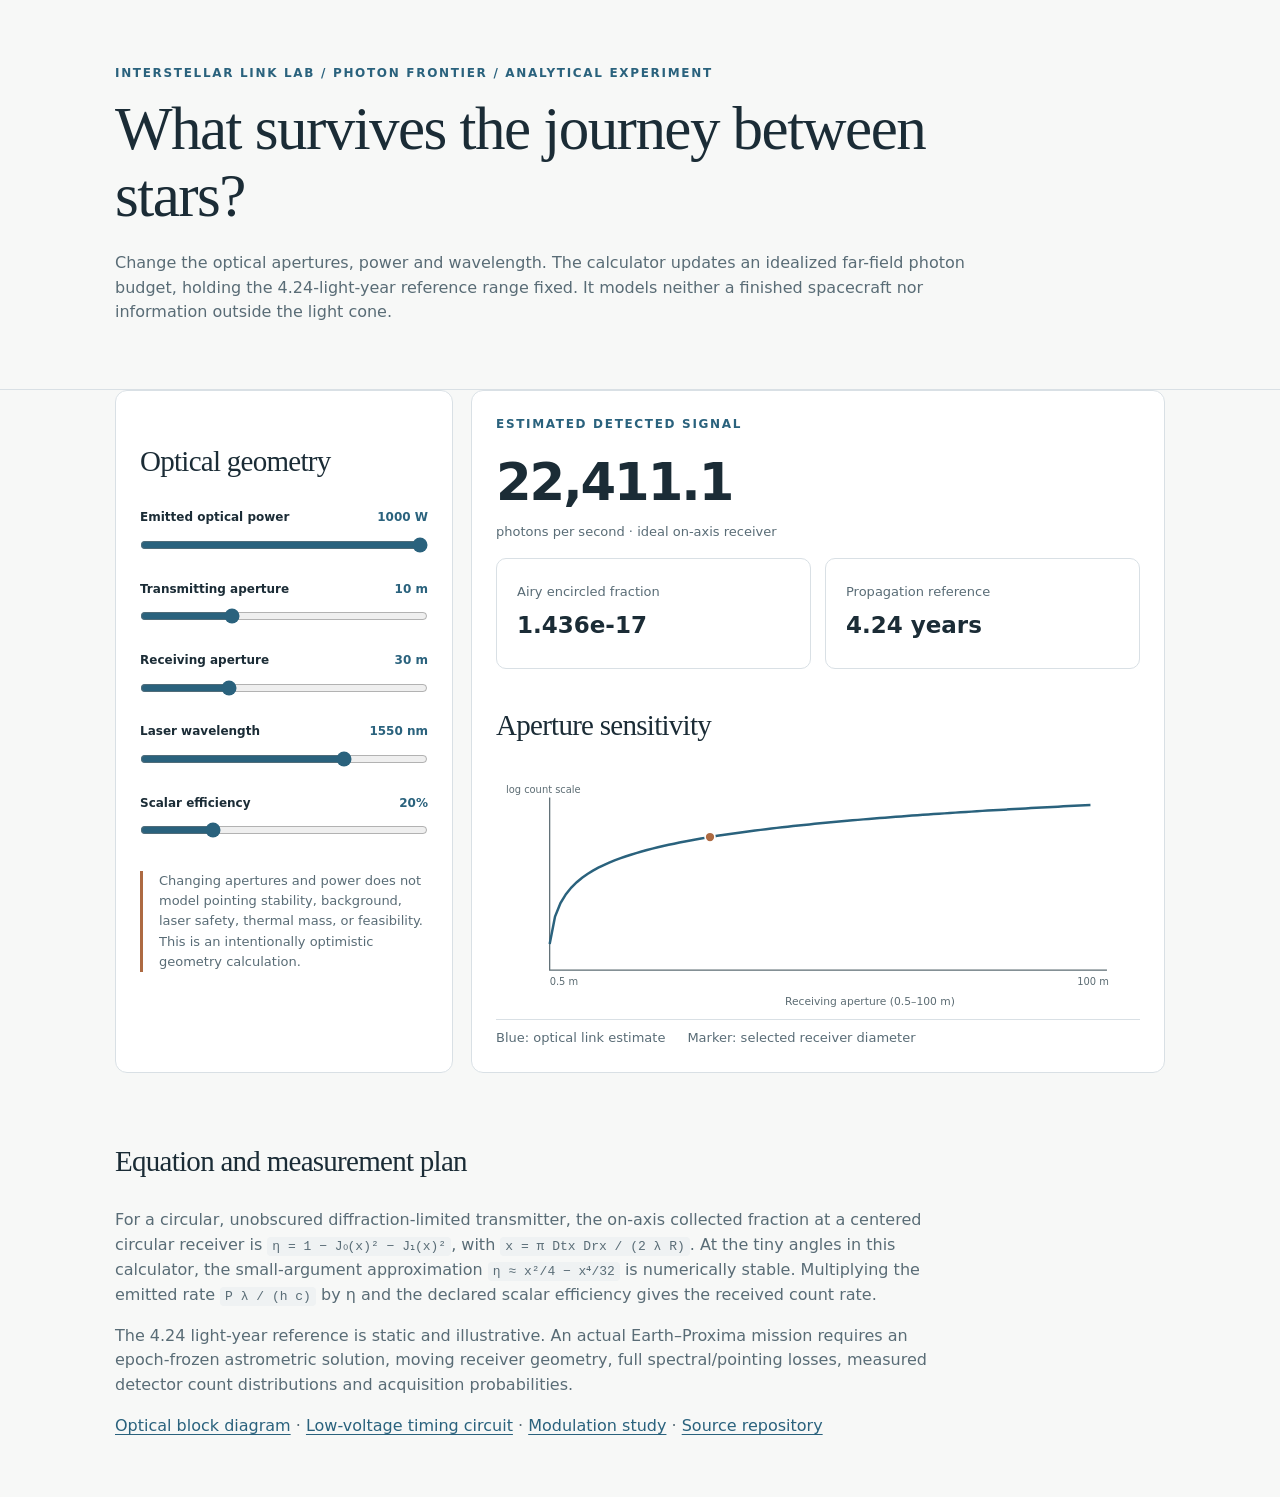
<file: web/link-calculator.html>
<!doctype html><html lang="en"><head><meta charset="utf-8"><meta name="viewport" content="width=device-width,initial-scale=1"><title>Photon Frontier | Interstellar link calculator</title>
<style>
:root{--fg:#1b2c36;--muted:#596c76;--line:#d9e0e5;--bg:#f7f8f7;--accent:#2a627d}*{box-sizing:border-box}html{scroll-behavior:smooth}body{background:var(--bg);color:var(--fg);font-family:system-ui,-apple-system,Arial,sans-serif;margin:0;line-height:1.55}.wrap{max-width:1100px;padding:0 25px;margin:auto}header{padding:64px 0 48px;border-bottom:1px solid var(--line)}h1,h2{font-family:Georgia,serif;font-weight:400;letter-spacing:-.025em}h1{font-size:clamp(36px,5vw,61px);line-height:1.1;max-width:900px;margin:12px 0 22px}h2{font-size:29px}p{color:var(--muted);max-width:850px}.eyebrow{font-size:12px;font-weight:750;letter-spacing:.14em;text-transform:uppercase;color:var(--accent)}main{padding:34px 0 65px} .grid{display:grid;grid-template-columns:repeat(12,minmax(0,1fr));gap:18px}.left{grid-column:span 4}.right{grid-column:span 8}.panel{background:#fff;border:1px solid var(--line);border-radius:12px;padding:24px;min-width:0}.controls{display:grid;gap:19px}.control label{display:flex;justify-content:space-between;gap:10px;font-size:12px;font-weight:700}.control output{font-size:12px;font-variant-numeric:tabular-nums;color:var(--accent)}.control input{width:100%;accent-color:var(--accent);margin:10px 0 0}.result{font-size:clamp(36px,4vw,56px);font-weight:670;letter-spacing:-.04em;font-variant-numeric:tabular-nums;margin:9px 0 0}.units{font-size:13px;color:var(--muted)}.gridstats{display:grid;grid-template-columns:repeat(2,minmax(0,1fr));gap:14px;margin-top:16px}.gridstats>div{padding:20px;border:1px solid var(--line);border-radius:10px}.gridstats strong{display:block;font-variant-numeric:tabular-nums;font-size:23px;margin:4px 0}.graph{width:100%;height:auto;border-bottom:1px solid var(--line)}.legend{display:flex;gap:22px;flex-wrap:wrap;font-size:13px;color:var(--muted)}code{background:#eff2f3;padding:2px 5px;border-radius:4px}.note{border-left:3px solid #ad6a42;padding-left:16px;font-size:13px;margin:25px 0}a{color:var(--accent);text-underline-offset:3px}a:focus-visible,input:focus-visible{outline:3px solid #b77748;outline-offset:4px}.panel,.graph{animation:reveal .6s ease-out both}@keyframes reveal{from{opacity:0;transform:translateY(8px)}to{opacity:1;transform:none}}@media(max-width:790px){.left,.right{grid-column:span 12}.wrap{padding:0 16px}.panel{padding:17px}header{padding:39px 0 33px}}@media(prefers-reduced-motion:reduce){html{scroll-behavior:auto}*,*::before,*::after{animation:none!important;transition:none!important}}
</style></head><body><header><div class="wrap"><div class="eyebrow">Interstellar Link Lab / Photon Frontier / analytical experiment</div><h1>What survives the journey between stars?</h1><p>Change the optical apertures, power and wavelength. The calculator updates an idealized far-field photon budget, holding the 4.24-light-year reference range fixed. It models neither a finished spacecraft nor information outside the light cone.</p></div></header>
<main class="wrap"><div class="grid"><section class="panel left"><h2>Optical geometry</h2><div class="controls">
<div class="control"><label for="power">Emitted optical power <output id="powerVal"></output></label><input id="power" type="range" min="1" max="1000" step="1" value="1000"></div>
<div class="control"><label for="tx">Transmitting aperture <output id="txVal"></output></label><input id="tx" type="range" min="1" max="30" step=".5" value="10"></div>
<div class="control"><label for="rx">Receiving aperture <output id="rxVal"></output></label><input id="rx" type="range" min=".5" max="100" step=".5" value="30"></div>
<div class="control"><label for="wl">Laser wavelength <output id="wlVal"></output></label><input id="wl" type="range" min="400" max="2000" step="10" value="1550"></div>
<div class="control"><label for="through">Scalar efficiency <output id="throughVal"></output></label><input id="through" type="range" min="1" max="80" step="1" value="20"></div>
</div><p class="note">Changing apertures and power does not model pointing stability, background, laser safety, thermal mass, or feasibility. This is an intentionally optimistic geometry calculation.</p></section>
<section class="right"><div class="panel"><div class="eyebrow">Estimated detected signal</div><div id="rate" class="result" aria-live="polite">—</div><div class="units">photons per second · ideal on-axis receiver</div><div class="gridstats"><div><span class="units">Airy encircled fraction</span><strong id="coupling">—</strong></div><div><span class="units">Propagation reference</span><strong>4.24 years</strong></div></div><h2 style="margin-top:34px">Aperture sensitivity</h2><svg id="plot" role="img" aria-label="Estimated photon rate versus receive aperture" class="graph" viewBox="0 0 780 300"></svg><div class="legend"><span>Blue: optical link estimate</span><span>Marker: selected receiver diameter</span></div></div></section></div>
<section style="padding:42px 0"><h2>Equation and measurement plan</h2><p>For a circular, unobscured diffraction-limited transmitter, the on-axis collected fraction at a centered circular receiver is <code>η = 1 − J₀(x)² − J₁(x)²</code>, with <code>x = π Dtx Drx / (2 λ R)</code>. At the tiny angles in this calculator, the small-argument approximation <code>η ≈ x²/4 − x⁴/32</code> is numerically stable. Multiplying the emitted rate <code>P λ / (h c)</code> by η and the declared scalar efficiency gives the received count rate.</p><p>The 4.24 light-year reference is static and illustrative. An actual Earth–Proxima mission requires an epoch-frozen astrometric solution, moving receiver geometry, full spectral/pointing losses, measured detector count distributions and acquisition probabilities.</p><p><a href="../hardware/diagrams/optical_system.svg">Optical block diagram</a> · <a href="../hardware/diagrams/timing_loopback.svg">Low-voltage timing circuit</a> · <a href="../docs/research/PHOTON_FRONTIER_V04.md">Modulation study</a> · <a href="https://github.com/Biswajit1999/Interstellar-Link-Lab">Source repository</a></p></section></main>
<script>
const C=299792458,H=6.62607015e-34,LY=9.4607304725808e15,R=4.24*LY;
const $=id=>document.getElementById(id),ids=["power","tx","rx","wl","through"];const fmt=new Intl.NumberFormat("en-GB",{maximumFractionDigits:1});
function photonRate(power,tx,rx,wave,eff){const lambda=wave*1e-9,x=Math.PI*tx*rx/(2*lambda*R);const frac=x*x/4-x**4/32;return {rate:power*lambda/(H*C)*frac*eff/100,frac};}
function draw(){const p=+$("power").value,t=+$("tx").value,r=+$("rx").value,w=+$("wl").value,e=+$("through").value;
[["power",p+" W"],["tx",t+" m"],["rx",r+" m"],["wl",w+" nm"],["through",e+"%"]].forEach(([id,value])=>$(id+"Val").textContent=value);
const model=photonRate(p,t,r,w,e);$("rate").textContent=fmt.format(model.rate);$("coupling").textContent=model.frac.toExponential(3);
const maxRate=photonRate(p,t,100,w,e).rate,points=[];for(let i=0;i<=100;i++){const radius=.5+.995*i;const m=photonRate(p,t,radius,w,e).rate;points.push([65+i*6.55,240-200*Math.log10(1+m)/Math.log10(1+maxRate)])}
const d=points.map((xy,i)=>(i?"L":"M")+xy.map(x=>x.toFixed(1)).join(",")).join(" ");
const markerX=65+(r-.5)/.995*6.55,markerY=240-200*Math.log10(1+model.rate)/Math.log10(1+maxRate);
$("plot").innerHTML='<rect width="780" height="300" fill="#fff"/><path d="M65 31V240H740" stroke="#5c6c73" fill="none" stroke-width="1.5"/><path d="'+d+'" fill="none" stroke="#2a627d" stroke-width="3"/><circle cx="'+markerX+'" cy="'+markerY+'" r="6" fill="#ad6a42" stroke="#fff" stroke-width="2"/><text x="350" y="282" font-size="13" fill="#5c6c73">Receiving aperture (0.5–100 m)</text><text x="12" y="25" font-size="12" fill="#5c6c73">log count scale</text><text x="65" y="258" font-size="12" fill="#5c6c73">0.5 m</text><text x="704" y="258" font-size="12" fill="#5c6c73">100 m</text>';
}
ids.forEach(i=>$(i).addEventListener("input",draw));draw();
</script></body></html>
</file>
<file: docs/styles.css>
/* Interstellar Link Lab: scientific editorial interface, v0.7 */
:root{color-scheme:dark;--bg:#060b15;--panel:#0e1727;--panel-2:#101e32;--rule:rgba(177,214,249,.15);--ink:#f3f7ff;--muted:#9cb0c6;--blue:#80c5ff;--cyan:#76e7ec;--orange:#ffbe7b;--radius:20px}
*{box-sizing:border-box}html{scroll-behavior:smooth}body{margin:0;background:var(--bg);color:var(--ink);font:16px/1.65 system-ui,-apple-system,"Segoe UI",sans-serif}a{color:inherit;text-decoration:none}button,input{font:inherit}button{cursor:pointer}a:focus-visible,button:focus-visible,input:focus-visible{outline:3px solid var(--cyan);outline-offset:3px}::selection{background:#417bb9}
.site-bar{position:sticky;top:0;z-index:30;display:flex;align-items:center;justify-content:space-between;gap:20px;padding:12px max(4vw,20px);background:rgba(6,11,21,.88);border-bottom:1px solid var(--rule);backdrop-filter:blur(18px)}
.brand{font-weight:800;letter-spacing:.02em}.brand small{display:block;color:var(--muted);font-weight:500;font-size:10px;letter-spacing:.22em;text-transform:uppercase}.brand-mark{color:var(--cyan);margin-right:10px}.site-nav{display:flex;flex-wrap:wrap;gap:5px;align-items:center}.site-nav a{padding:9px 13px;color:#b8c8db;font-size:13px;border-radius:9px}.site-nav a:hover,.site-nav a.active{background:rgba(128,197,255,.1);color:#fff}.site-nav .nav-cta{border:1px solid rgba(128,197,255,.4);color:#e2f3ff}
.progress-track{position:fixed;top:0;left:0;width:100%;height:3px;z-index:60;background:transparent}.progress-bar{width:0;height:100%;background:linear-gradient(90deg,var(--cyan),var(--blue),var(--orange))}
.hero{min-height:700px;display:flex;align-items:end;position:relative;isolation:isolate;padding:110px max(5vw,24px) 84px;background:linear-gradient(90deg,rgba(3,7,17,.95) 0%,rgba(3,7,17,.73) 40%,rgba(3,7,17,.10) 95%),url('images/interstellar_hero.png') center center/cover no-repeat}
.hero::after{content:"";position:absolute;inset:auto 0 0;height:230px;background:linear-gradient(transparent,var(--bg));z-index:-1}
.hero-inner{max-width:1100px;position:relative}.eyebrow{font-size:12px;letter-spacing:.20em;font-weight:750;text-transform:uppercase;color:var(--cyan);margin:0 0 18px}
h1,h2,h3,p{margin-top:0}h1{font-size:clamp(3.1rem,7.1vw,7.6rem);line-height:1.01;letter-spacing:-.06em;max-width:970px;margin-bottom:26px}h1 em{color:var(--cyan);font-style:normal}.hero-description{max-width:670px;color:#d4e3f4;font-size:clamp(1rem,1.6vw,1.25rem)}h2{font-size:clamp(2.2rem,4.2vw,4.6rem);line-height:1.13;letter-spacing:-.045em;max-width:950px;margin-bottom:20px}h3{font-size:1.26rem;line-height:1.3;letter-spacing:-.02em}p{color:#c1cfdf}.buttons{display:flex;gap:12px;flex-wrap:wrap;margin:26px 0}.btn{display:inline-flex;justify-content:center;align-items:center;min-height:46px;padding:12px 19px;border-radius:11px;border:1px solid rgba(162,211,255,.35);font-weight:700;font-size:14px;transition:transform .22s,border-color .22s,background .22s}.btn:hover{transform:translateY(-2px);border-color:#c2e8ff}.btn.primary{background:linear-gradient(120deg,#a9e2ff,#65c6e7);border-color:transparent;color:#03111f}.btn.ghost{background:rgba(10,22,40,.5)}
.kpis{display:flex;gap:20px 42px;flex-wrap:wrap;margin-top:43px}.metric strong{display:block;font-size:clamp(1.35rem,2.3vw,2.1rem);line-height:1.14;letter-spacing:-.04em;color:white}.metric span{color:#a1b3c6;font-size:12px;letter-spacing:.06em;text-transform:uppercase}.metric small{display:block;color:var(--orange);font-size:11px}
.section{padding:102px max(5vw,24px)}.section.inner{max-width:1450px;margin:auto}.section-heading{max-width:800px;margin-bottom:35px}.section-heading p{font-size:1.12rem}.line-top{border-top:1px solid var(--rule)}.section-alt{background:linear-gradient(180deg,#091321,#060b15)}
.grid{display:grid;gap:20px}.grid.three{grid-template-columns:repeat(3,minmax(0,1fr))}.grid.two{grid-template-columns:repeat(2,minmax(0,1fr))}
.panel{background:linear-gradient(155deg,rgba(22,43,70,.91),rgba(10,20,35,.96));border:1px solid var(--rule);border-radius:var(--radius);padding:28px;box-shadow:0 18px 45px rgba(0,0,0,.13)}.panel:hover{border-color:rgba(118,231,236,.28)}.panel .index{font-size:12px;letter-spacing:.17em;text-transform:uppercase;color:var(--cyan)}.panel p:last-child{margin-bottom:0}.panel strong{color:white}.panel.warm{background:linear-gradient(130deg,rgba(101,54,25,.28),rgba(19,27,41,.88))}
.full-image{display:block;width:100%;height:auto;border-radius:16px;border:1px solid var(--rule);background:#0a1425}.figure-note{font-size:12px;color:var(--muted);padding-top:10px}.readmore{color:var(--cyan);text-decoration:underline;text-underline-offset:4px}.readmore:hover{color:#fff}
.arch-grid{display:grid;grid-template-columns:1.13fr .87fr;gap:28px;align-items:start}.arch-text p{max-width:600px}.signal-chain{display:flex;align-items:stretch;gap:7px;overflow-x:auto;padding:17px 0}.step{flex:1 0 110px;min-height:112px;border-radius:12px;background:#101f34;border:1px solid #36536d;padding:14px 9px;text-align:center}.step b{display:block;font-size:13px;color:#f1f8ff}.step small{font-size:11px;color:#a0bad3}.chevron{align-self:center;color:#5fc9d8;font-size:23px;font-weight:800}.status-line{font-size:11px;color:#bed2e1;letter-spacing:.05em}.status-line span{display:inline-block;width:7px;height:7px;border-radius:50%;background:#ffba70;margin-right:7px}.panel-article{max-width:920px}.panel-article p{font-size:1.05rem}
.controls{display:grid;grid-template-columns:repeat(2,minmax(0,1fr));gap:22px 28px}.control{display:block}.control label{display:flex;justify-content:space-between;gap:9px;align-items:baseline;margin-bottom:8px;font-size:14px}.control output{color:var(--cyan);font-weight:800;font-variant-numeric:tabular-nums}.control input[type=range]{appearance:none;width:100%;height:7px;cursor:pointer;border-radius:30px;background:#2a4660;accent-color:var(--cyan)}.control input[type=range]::-webkit-slider-thumb{appearance:none;width:19px;height:19px;border:3px solid var(--bg);border-radius:50%;background:#93e7fb;box-shadow:0 0 0 1px #a4e8ff}
.sim-result{display:grid;grid-template-columns:repeat(3,1fr);gap:10px;margin:25px 0}.sim-result div{background:#091728;border:1px solid var(--rule);border-radius:13px;padding:18px 14px;min-width:0}.sim-result span{font-size:11px;color:#a6bbcf}.sim-result strong{display:block;font-size:clamp(1.15rem,2vw,1.75rem);font-variant-numeric:tabular-nums;color:#fff;word-break:break-word}
canvas.chart{display:block;width:100%;height:230px;background:#081523;border-radius:12px;border:1px solid var(--rule)}.fine{font-size:12px;color:#92abc0}.caution{border-left:3px solid var(--orange);background:rgba(255,180,110,.065);padding:15px 20px;border-radius:0 12px 12px 0;color:#dfc2a6;font-size:13px}
.research-path{display:grid;grid-template-columns:repeat(3,1fr);gap:18px}.research-path article{padding:30px;min-height:270px}.research-path .field{font-size:11px;color:var(--cyan);text-transform:uppercase;letter-spacing:.14em}
.table-scroll{overflow:auto;border:1px solid var(--rule);border-radius:14px}table{border-collapse:collapse;width:100%;min-width:600px}td,th{padding:16px 20px;border-bottom:1px solid var(--rule);text-align:left;font-size:14px;vertical-align:top}th{background:#132337;color:var(--cyan)}tr:last-child td{border-bottom:0}
.sources a{color:var(--cyan);text-decoration:underline;text-underline-offset:3px}.sources li{margin-bottom:12px;color:#c2d2e3}.footer{padding:55px max(5vw,24px);border-top:1px solid var(--rule);display:flex;gap:24px;flex-wrap:wrap;justify-content:space-between;color:#91a9bf;font-size:13px}
.reveal{opacity:0;transform:translateY(16px);transition:opacity .65s ease,transform .65s ease}.reveal.visible{opacity:1;transform:translateY(0)}
pre{white-space:pre-wrap;overflow-wrap:anywhere;padding:18px 22px;background:#101c2b;border-radius:12px;border:1px solid var(--rule);font-size:13px;color:#b6ebff}
.equation{font-family:"Cambria Math","Times New Roman",serif;font-size:clamp(1.05rem,2vw,1.4rem);overflow:auto;padding:16px 20px;border-radius:12px;border:1px solid var(--rule);background:#0d1b2c;color:#dceeff}
@media(max-width:980px){.arch-grid,.grid.three,.research-path{grid-template-columns:1fr 1fr}.hero{min-height:610px}.controls{gap:15px}.site-nav a{padding:7px}.site-bar{align-items:flex-start}}
@media(max-width:660px){.site-bar{flex-direction:column;gap:8px}.site-nav{max-width:100%;overflow:auto;flex-wrap:nowrap}.site-nav a{white-space:nowrap}.hero{min-height:600px;padding-top:95px}.section{padding:68px 20px}.grid.two,.grid.three,.arch-grid,.research-path,.controls{grid-template-columns:1fr}.panel{padding:20px}.sim-result{grid-template-columns:1fr}.kpis{gap:17px 27px}.section-heading{margin-bottom:24px}.signal-chain .step{flex-basis:115px}}
@media(prefers-reduced-motion:reduce){*,*::before,*::after{scroll-behavior:auto!important;animation-duration:.001ms!important;transition-duration:.001ms!important}.reveal{opacity:1;transform:none}}
</file>
